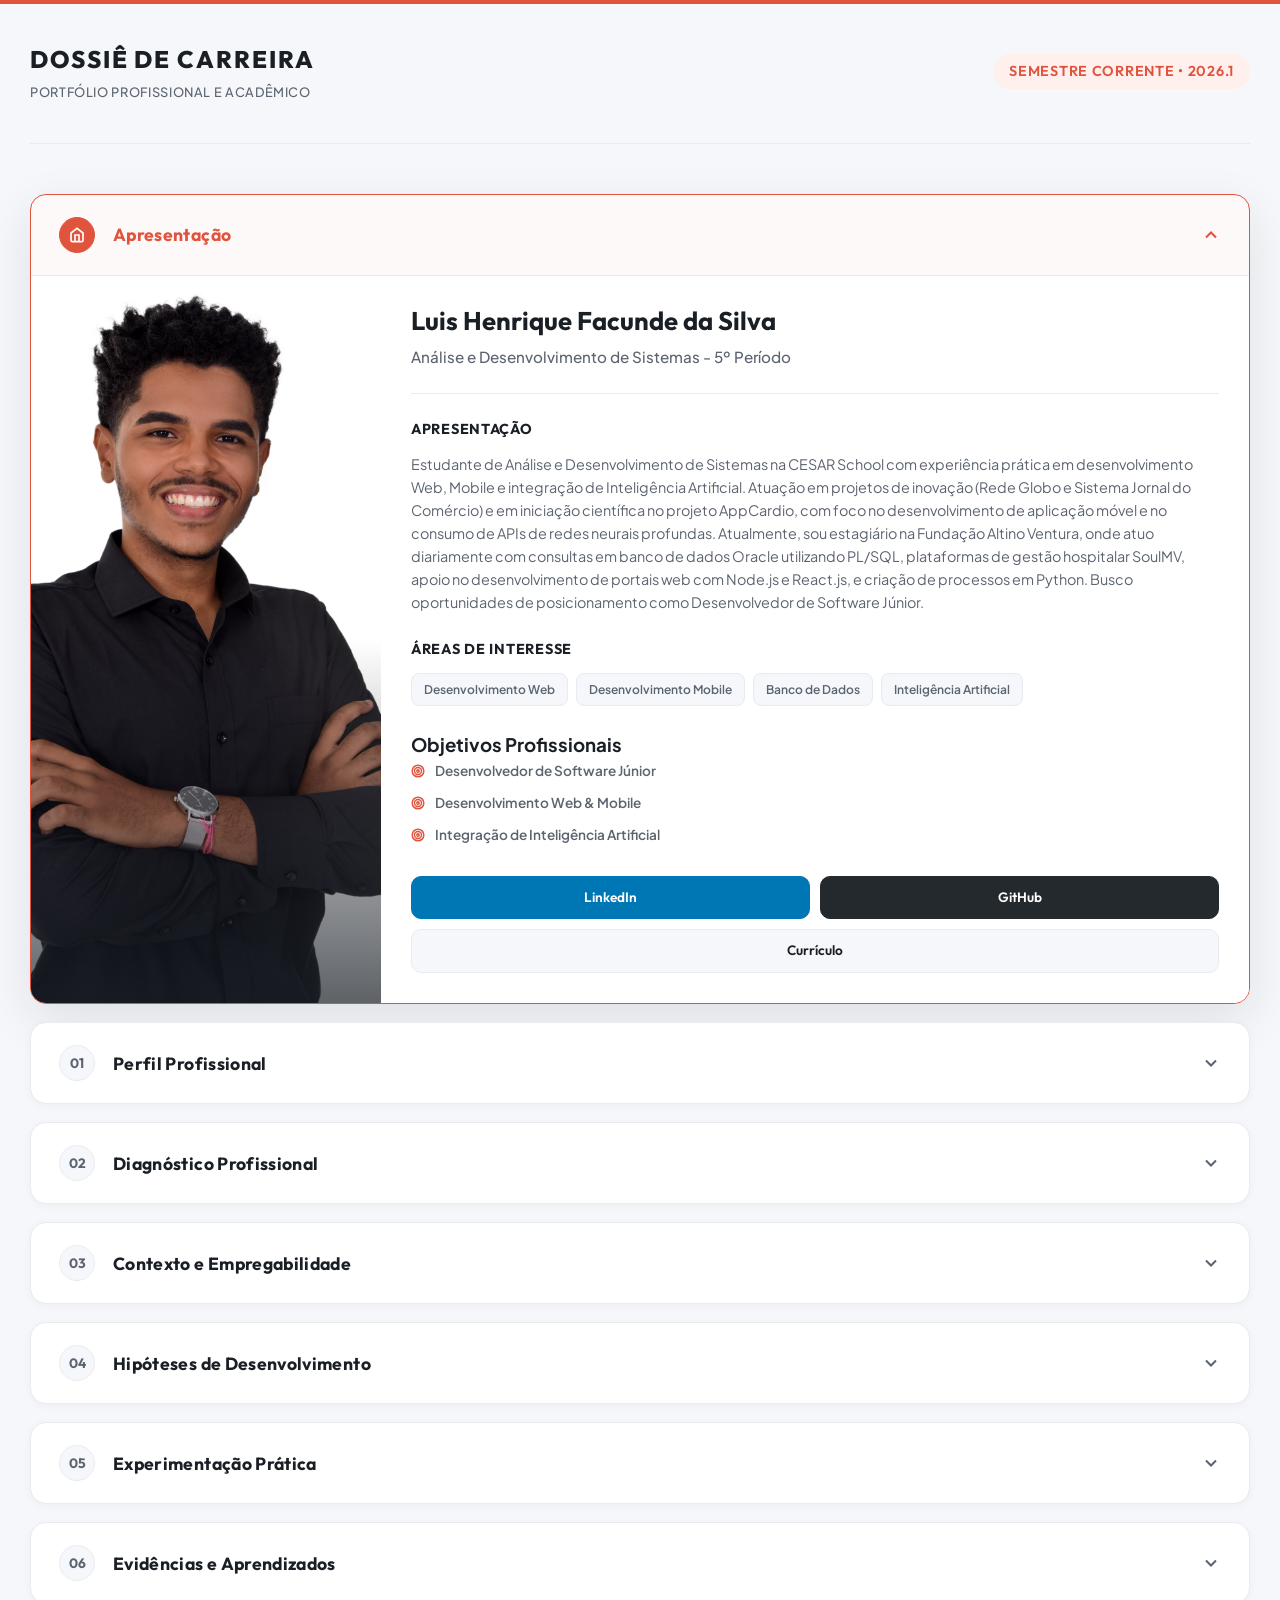
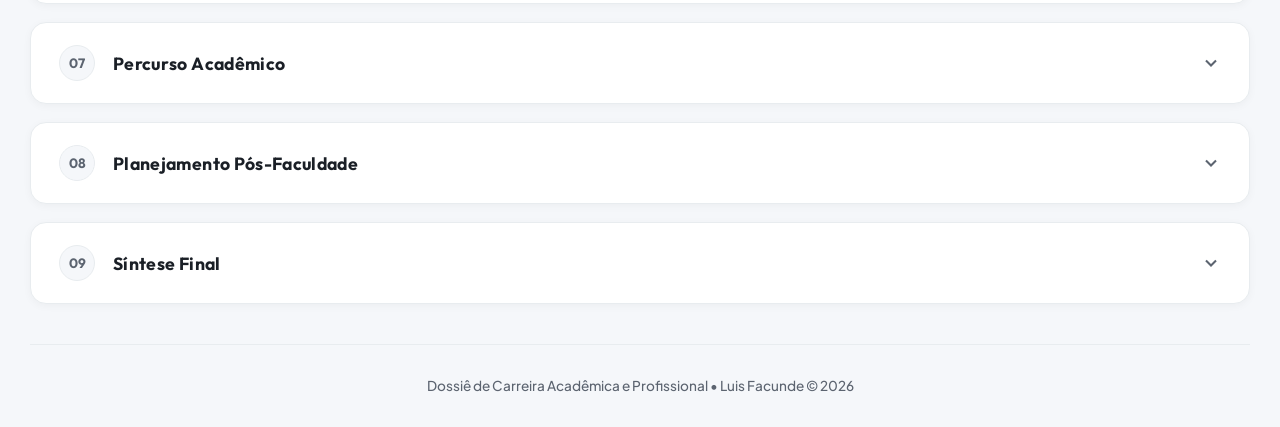
<file: index.html>
<!doctype html>
<html lang="pt-BR">
   <head>
      <meta charset="UTF-8" />
      <meta name="viewport" content="width=device-width, initial-scale=1.0" />
      <title>Dossiê de Carreira | Luis Facunde</title>
      <link rel="preconnect" href="https://fonts.googleapis.com" />
      <link rel="preconnect" href="https://fonts.gstatic.com" crossorigin />
      <link rel="icon" type="image/png" href="./assets/icons/cara.png" type="image/x-icon" />
      <link
         href="https://fonts.googleapis.com/css2?family=Outfit:wght@300;400;500;600;700;800&family=Plus+Jakarta+Sans:wght@300;400;500;600;700&display=swap"
         rel="stylesheet"
      />
      <link rel="stylesheet" href="style.css" />
   </head>
   <body>
      <div class="app-container">
         <!-- Top orange brand accent line -->
         <div class="top-accent-bar"></div>

         <!-- Main Header -->
         <header class="main-header">
            <div class="header-logo">
               <span class="logo-text">DOSSIÊ DE CARREIRA</span>
               <span class="logo-subtext"
                  >Portfólio Profissional e Acadêmico</span
               >
            </div>
            <div class="header-tag">
               <span>Semestre Corrente • 2026.1</span>
            </div>
         </header>

         <!-- Main Layout (Collapsible Accordion System Navigation) -->
         <main class="home-layout">
            <div class="collapsible-system">
               <!-- Seção 0: Apresentação -->
               <section class="collapsible-section expanded" id="section-home">
                  <button
                     class="section-trigger"
                     data-section="home"
                     aria-expanded="true"
                  >
                     <div class="trigger-left">
                        <span class="section-badge">
                           <svg
                              xmlns="http://www.w3.org/2000/svg"
                              width="16"
                              height="16"
                              viewBox="0 0 24 24"
                              fill="none"
                              stroke="currentColor"
                              stroke-width="2.5"
                              class="badge-icon"
                           >
                              <path
                                 d="m3 9 9-7 9 7v11a2 2 0 0 1-2 2H5a2 2 0 0 1-2-2z"
                              />
                              <polyline points="9 22 9 12 15 12 15 22" />
                           </svg>
                        </span>
                        <span class="section-title">Apresentação</span>
                     </div>
                     <span class="chevron-icon">
                        <svg
                           xmlns="http://www.w3.org/2000/svg"
                           width="20"
                           height="20"
                           viewBox="0 0 24 24"
                           fill="none"
                           stroke="currentColor"
                           stroke-width="2.5"
                        >
                           <polyline points="6 9 12 15 18 9" />
                        </svg>
                     </span>
                  </button>
                  <div class="section-content-wrapper">
                     <div class="section-content-inner">
                        <!-- Profile Card -->
                        <section class="profile-card">
                           <div class="profile-image-container">
                              <img
                                 src="assets/fotos/foto-perfil.jpg"
                                 alt="Foto de Perfil - Luis Facunde"
                                 class="profile-image"
                              />
                              <div class="profile-image-overlay"></div>
                           </div>

                           <div class="profile-info">
                              <h1 class="profile-name">
                                 Luis Henrique Facunde da Silva
                              </h1>
                              <p class="profile-title">
                                 Análise e Desenvolvimento de Sistemas - 5º
                                 Período
                              </p>

                              <div class="profile-divider"></div>

                              <div class="profile-bio">
                                 <h3>Apresentação</h3>
                                 <p>
                                    Estudante de Análise e Desenvolvimento de
                                    Sistemas na CESAR School com experiência
                                    prática em desenvolvimento Web, Mobile e
                                    integração de Inteligência Artificial.
                                    Atuação em projetos de inovação (Rede Globo
                                    e Sistema Jornal do Comércio) e em iniciação
                                    científica no projeto AppCardio, com foco no
                                    desenvolvimento de aplicação móvel e no
                                    consumo de APIs de redes neurais profundas.
                                    Atualmente, sou estagiário na Fundação
                                    Altino Ventura, onde atuo diariamente com
                                    consultas em banco de dados Oracle
                                    utilizando PL/SQL, plataformas de gestão
                                    hospitalar SoulMV, apoio no desenvolvimento
                                    de portais web com Node.js e React.js, e
                                    criação de processos em Python. Busco
                                    oportunidades de posicionamento como
                                    Desenvolvedor de Software Júnior.
                                 </p>
                              </div>

                              <div class="profile-interests">
                                 <h3>Áreas de Interesse</h3>
                                 <div class="interests-tags">
                                    <span class="interest-tag"
                                       >Desenvolvimento Web</span
                                    >
                                    <span class="interest-tag"
                                       >Desenvolvimento Mobile</span
                                    >
                                    <span class="interest-tag"
                                       >Banco de Dados</span
                                    >
                                    <span class="interest-tag"
                                       >Inteligência Artificial</span
                                    >
                                 </div>
                              </div>

                              <div class="profile-objectives">
                                 <h3>Objetivos Profissionais</h3>
                                 <div class="objectives-list">
                                    <div class="objective-item">
                                       <span class="objective-icon">
                                          <svg
                                             xmlns="http://www.w3.org/2000/svg"
                                             width="14"
                                             height="14"
                                             viewBox="0 0 24 24"
                                             fill="none"
                                             stroke="currentColor"
                                             stroke-width="2.5"
                                          >
                                             <circle cx="12" cy="12" r="10" />
                                             <circle cx="12" cy="12" r="6" />
                                             <circle cx="12" cy="12" r="2" />
                                          </svg>
                                       </span>
                                       <span
                                          >Desenvolvedor de Software
                                          Júnior</span
                                       >
                                    </div>
                                    <div class="objective-item">
                                       <span class="objective-icon">
                                          <svg
                                             xmlns="http://www.w3.org/2000/svg"
                                             width="14"
                                             height="14"
                                             viewBox="0 0 24 24"
                                             fill="none"
                                             stroke="currentColor"
                                             stroke-width="2.5"
                                          >
                                             <circle cx="12" cy="12" r="10" />
                                             <circle cx="12" cy="12" r="6" />
                                             <circle cx="12" cy="12" r="2" />
                                          </svg>
                                       </span>
                                       <span>Desenvolvimento Web & Mobile</span>
                                    </div>
                                    <div class="objective-item">
                                       <span class="objective-icon">
                                          <svg
                                             xmlns="http://www.w3.org/2000/svg"
                                             width="14"
                                             height="14"
                                             viewBox="0 0 24 24"
                                             fill="none"
                                             stroke="currentColor"
                                             stroke-width="2.5"
                                          >
                                             <circle cx="12" cy="12" r="10" />
                                             <circle cx="12" cy="12" r="6" />
                                             <circle cx="12" cy="12" r="2" />
                                          </svg>
                                       </span>
                                       <span
                                          >Integração de Inteligência
                                          Artificial</span
                                       >
                                    </div>
                                 </div>
                              </div>

                              <div class="profile-links">
                                 <a
                                    href="https://www.linkedin.com/in/luis-facunde/"
                                    target="_blank"
                                    class="social-link linkedin"
                                    >LinkedIn</a
                                 >
                                 <a
                                    href="https://github.com/LuisFacunde"
                                    target="_blank"
                                    class="social-link github"
                                    >GitHub</a
                                 >
                                 <a
                                    href="./assets/documentos/curriculo.pdf"
                                    target="_blank"
                                    class="social-link resume"
                                    >Currículo</a
                                 >
                              </div>
                           </div>
                        </section>
                     </div>
                  </div>
               </section>

               <!-- Seção 01: Perfil Profissional -->
               <section class="collapsible-section" id="section-01">
                  <button
                     class="section-trigger"
                     data-section="01"
                     aria-expanded="false"
                  >
                     <div class="trigger-left">
                        <span class="section-badge">01</span>
                        <span class="section-title">Perfil Profissional</span>
                     </div>
                     <span class="chevron-icon">
                        <svg
                           xmlns="http://www.w3.org/2000/svg"
                           width="20"
                           height="20"
                           viewBox="0 0 24 24"
                           fill="none"
                           stroke="currentColor"
                           stroke-width="2.5"
                        >
                           <polyline points="6 9 12 15 18 9" />
                        </svg>
                     </span>
                  </button>
                  <div class="section-content-wrapper">
                     <div class="section-content-inner">
                        <iframe
                           class="portfolio-iframe"
                           id="iframe-01"
                           data-src="01-perfil-profissional/index.html"
                        ></iframe>
                     </div>
                  </div>
               </section>

               <!-- Seção 02: Diagnóstico Profissional -->
               <section class="collapsible-section" id="section-02">
                  <button
                     class="section-trigger"
                     data-section="02"
                     aria-expanded="false"
                  >
                     <div class="trigger-left">
                        <span class="section-badge">02</span>
                        <span class="section-title"
                           >Diagnóstico Profissional</span
                        >
                     </div>
                     <span class="chevron-icon">
                        <svg
                           xmlns="http://www.w3.org/2000/svg"
                           width="20"
                           height="20"
                           viewBox="0 0 24 24"
                           fill="none"
                           stroke="currentColor"
                           stroke-width="2.5"
                        >
                           <polyline points="6 9 12 15 18 9" />
                        </svg>
                     </span>
                  </button>
                  <div class="section-content-wrapper">
                     <div class="section-content-inner">
                        <iframe
                           class="portfolio-iframe"
                           id="iframe-02"
                           data-src="02-diagnostico-profissional/index.html"
                        ></iframe>
                     </div>
                  </div>
               </section>

               <!-- Seção 03: Contexto e Empregabilidade -->
               <section class="collapsible-section" id="section-03">
                  <button
                     class="section-trigger"
                     data-section="03"
                     aria-expanded="false"
                  >
                     <div class="trigger-left">
                        <span class="section-badge">03</span>
                        <span class="section-title"
                           >Contexto e Empregabilidade</span
                        >
                     </div>
                     <span class="chevron-icon">
                        <svg
                           xmlns="http://www.w3.org/2000/svg"
                           width="20"
                           height="20"
                           viewBox="0 0 24 24"
                           fill="none"
                           stroke="currentColor"
                           stroke-width="2.5"
                        >
                           <polyline points="6 9 12 15 18 9" />
                        </svg>
                     </span>
                  </button>
                  <div class="section-content-wrapper">
                     <div class="section-content-inner">
                        <iframe
                           class="portfolio-iframe"
                           id="iframe-03"
                           data-src="03-contexto-empregabilidade/index.html"
                        ></iframe>
                     </div>
                  </div>
               </section>

               <!-- Seção 04: Hipóteses de Desenvolvimento -->
               <section class="collapsible-section" id="section-04">
                  <button
                     class="section-trigger"
                     data-section="04"
                     aria-expanded="false"
                  >
                     <div class="trigger-left">
                        <span class="section-badge">04</span>
                        <span class="section-title"
                           >Hipóteses de Desenvolvimento</span
                        >
                     </div>
                     <span class="chevron-icon">
                        <svg
                           xmlns="http://www.w3.org/2000/svg"
                           width="20"
                           height="20"
                           viewBox="0 0 24 24"
                           fill="none"
                           stroke="currentColor"
                           stroke-width="2.5"
                        >
                           <polyline points="6 9 12 15 18 9" />
                        </svg>
                     </span>
                  </button>
                  <div class="section-content-wrapper">
                     <div class="section-content-inner">
                        <iframe
                           class="portfolio-iframe"
                           id="iframe-04"
                           data-src="04-hipoteses-desenvolvimento/index.html"
                        ></iframe>
                     </div>
                  </div>
               </section>

               <!-- Seção 05: Experimentação Prática -->
               <section class="collapsible-section" id="section-05">
                  <button
                     class="section-trigger"
                     data-section="05"
                     aria-expanded="false"
                  >
                     <div class="trigger-left">
                        <span class="section-badge">05</span>
                        <span class="section-title"
                           >Experimentação Prática</span
                        >
                     </div>
                     <span class="chevron-icon">
                        <svg
                           xmlns="http://www.w3.org/2000/svg"
                           width="20"
                           height="20"
                           viewBox="0 0 24 24"
                           fill="none"
                           stroke="currentColor"
                           stroke-width="2.5"
                        >
                           <polyline points="6 9 12 15 18 9" />
                        </svg>
                     </span>
                  </button>
                  <div class="section-content-wrapper">
                     <div class="section-content-inner">
                        <iframe
                           class="portfolio-iframe"
                           id="iframe-05"
                           data-src="05-experimentacao-pratica/index.html"
                        ></iframe>
                     </div>
                  </div>
               </section>

               <!-- Seção 06: Evidências e Aprendizados -->
               <section class="collapsible-section" id="section-06">
                  <button
                     class="section-trigger"
                     data-section="06"
                     aria-expanded="false"
                  >
                     <div class="trigger-left">
                        <span class="section-badge">06</span>
                        <span class="section-title"
                           >Evidências e Aprendizados</span
                        >
                     </div>
                     <span class="chevron-icon">
                        <svg
                           xmlns="http://www.w3.org/2000/svg"
                           width="20"
                           height="20"
                           viewBox="0 0 24 24"
                           fill="none"
                           stroke="currentColor"
                           stroke-width="2.5"
                        >
                           <polyline points="6 9 12 15 18 9" />
                        </svg>
                     </span>
                  </button>
                  <div class="section-content-wrapper">
                     <div class="section-content-inner">
                        <iframe
                           class="portfolio-iframe"
                           id="iframe-06"
                           data-src="06-evidencias-aprendizados/index.html"
                        ></iframe>
                     </div>
                  </div>
               </section>

               <!-- Seção 07: Percurso Acadêmico -->
               <section class="collapsible-section" id="section-07">
                  <button
                     class="section-trigger"
                     data-section="07"
                     aria-expanded="false"
                  >
                     <div class="trigger-left">
                        <span class="section-badge">07</span>
                        <span class="section-title">Percurso Acadêmico</span>
                     </div>
                     <span class="chevron-icon">
                        <svg
                           xmlns="http://www.w3.org/2000/svg"
                           width="20"
                           height="20"
                           viewBox="0 0 24 24"
                           fill="none"
                           stroke="currentColor"
                           stroke-width="2.5"
                        >
                           <polyline points="6 9 12 15 18 9" />
                        </svg>
                     </span>
                  </button>
                  <div class="section-content-wrapper">
                     <div class="section-content-inner">
                        <iframe
                           class="portfolio-iframe"
                           id="iframe-07"
                           data-src="07-projetos-percurso-academico/index.html"
                        ></iframe>
                     </div>
                  </div>
               </section>

               <!-- Seção 08: Planejamento Pós-Faculdade -->
               <section class="collapsible-section" id="section-08">
                  <button
                     class="section-trigger"
                     data-section="08"
                     aria-expanded="false"
                  >
                     <div class="trigger-left">
                        <span class="section-badge">08</span>
                        <span class="section-title"
                           >Planejamento Pós-Faculdade</span
                        >
                     </div>
                     <span class="chevron-icon">
                        <svg
                           xmlns="http://www.w3.org/2000/svg"
                           width="20"
                           height="20"
                           viewBox="0 0 24 24"
                           fill="none"
                           stroke="currentColor"
                           stroke-width="2.5"
                        >
                           <polyline points="6 9 12 15 18 9" />
                        </svg>
                     </span>
                  </button>
                  <div class="section-content-wrapper">
                     <div class="section-content-inner">
                        <iframe
                           class="portfolio-iframe"
                           id="iframe-08"
                           data-src="08-planejamento-pos-faculdade/index.html"
                        ></iframe>
                     </div>
                  </div>
               </section>

               <!-- Seção 09: Síntese Final -->
               <section class="collapsible-section" id="section-09">
                  <button
                     class="section-trigger"
                     data-section="09"
                     aria-expanded="false"
                  >
                     <div class="trigger-left">
                        <span class="section-badge">09</span>
                        <span class="section-title">Síntese Final</span>
                     </div>
                     <span class="chevron-icon">
                        <svg
                           xmlns="http://www.w3.org/2000/svg"
                           width="20"
                           height="20"
                           viewBox="0 0 24 24"
                           fill="none"
                           stroke="currentColor"
                           stroke-width="2.5"
                        >
                           <polyline points="6 9 12 15 18 9" />
                        </svg>
                     </span>
                  </button>
                  <div class="section-content-wrapper">
                     <div class="section-content-inner">
                        <iframe
                           class="portfolio-iframe"
                           id="iframe-09"
                           data-src="09-sintese-final/index.html"
                        ></iframe>
                     </div>
                  </div>
               </section>
            </div>
         </main>

         <!-- Main Footer -->
         <footer class="main-footer">
            <p>
               Dossiê de Carreira Acadêmica e Profissional • Luis Facunde © 2026
            </p>
         </footer>
      </div>
      <script src="script.js" defer></script>
   </body>
</html>
</file>
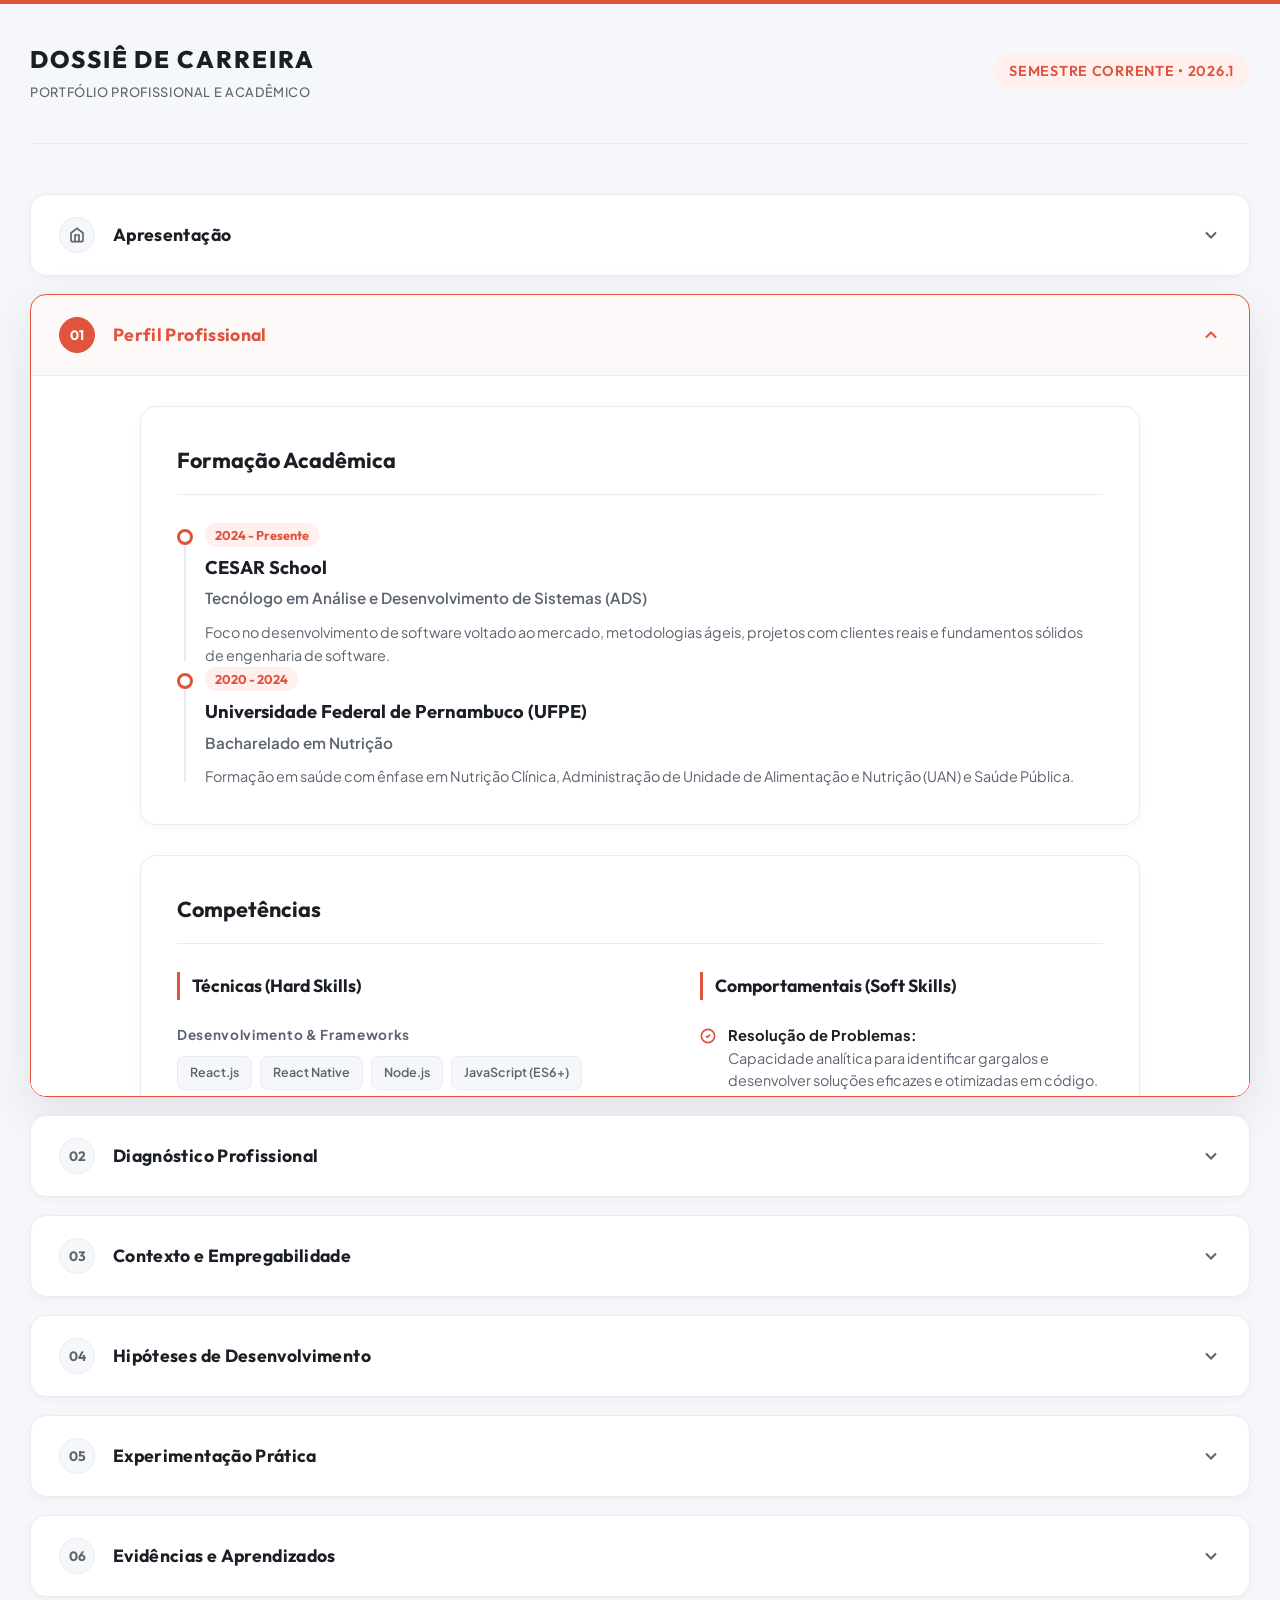
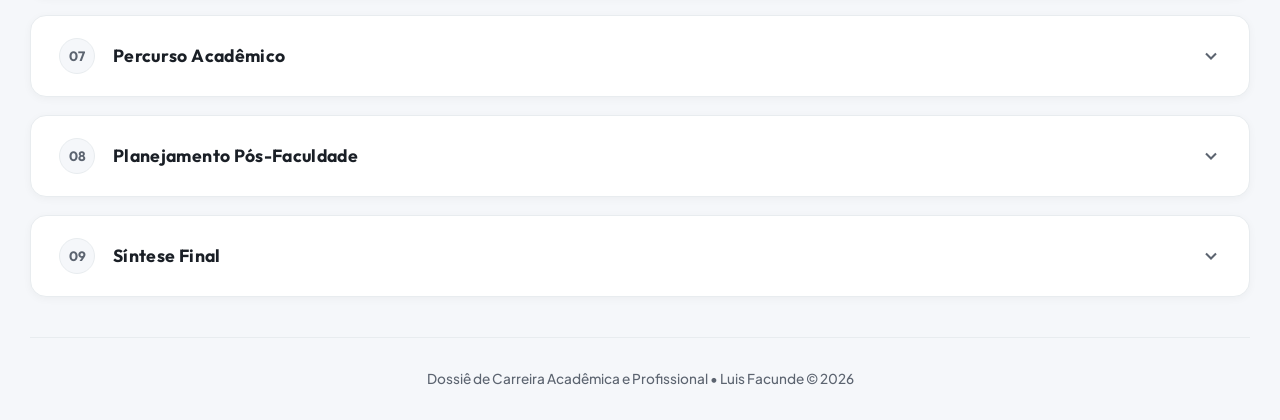
<file: 01-perfil-profissional/index.html>
<!doctype html>
<html lang="pt-BR">
   <head>
      <meta charset="UTF-8" />
      <meta name="viewport" content="width=device-width, initial-scale=1.0" />
      <title>Perfil Profissional | Luis Facunde</title>
      <link rel="preconnect" href="https://fonts.googleapis.com" />
      <link rel="preconnect" href="https://fonts.gstatic.com" crossorigin />
      <link
         href="https://fonts.googleapis.com/css2?family=Outfit:wght@300;400;500;600;700;800&family=Plus+Jakarta+Sans:wght@300;400;500;600;700&display=swap"
         rel="stylesheet"
      />
      <link rel="stylesheet" href="style.css" />
      <script src="script.js" defer></script>
   </head>
   <body>
      <!-- Cabeçalho visível apenas na visualização isolada -->
      <header class="section-isolated-header">
         <div class="isolated-logo">
            <span class="logo-text">DOSSIÊ DE CARREIRA</span>
            <span class="logo-subtext">Luis Henrique Facunde da Silva</span>
         </div>
      </header>

      <main class="profile-main-content">
         <!-- Título Interno Editorial -->
         <!-- <div class="section-editorial-title">
            <h1 class="editorial-heading">Perfil Profissional</h1>
         </div> -->

         <!-- Seção 1: Formação Acadêmica -->
         <section class="profile-section-card" id="formacao-academica">
            <div class="card-header">
               <h2 class="card-title">Formação Acadêmica</h2>
            </div>

            <div class="timeline">
               <div class="timeline-item">
                  <div class="timeline-marker"></div>
                  <div class="timeline-content">
                     <span class="timeline-date">2024 - Presente</span>
                     <h3 class="timeline-institution">CESAR School</h3>
                     <p class="timeline-degree">
                        Tecnólogo em Análise e Desenvolvimento de Sistemas (ADS)
                     </p>
                     <p class="timeline-details">
                        Foco no desenvolvimento de software voltado ao mercado,
                        metodologias ágeis, projetos com clientes reais e
                        fundamentos sólidos de engenharia de software.
                     </p>
                  </div>
               </div>
            </div>

            <div class="timeline">
               <div class="timeline-item">
                  <div class="timeline-marker"></div>
                  <div class="timeline-content">
                     <span class="timeline-date">2020 - 2024</span>
                     <h3 class="timeline-institution">
                        Universidade Federal de Pernambuco (UFPE)
                     </h3>
                     <p class="timeline-degree">Bacharelado em Nutrição</p>
                     <p class="timeline-details">
                        Formação em saúde com ênfase em Nutrição Clínica,
                        Administração de Unidade de Alimentação e Nutrição (UAN)
                        e Saúde Pública.
                     </p>
                  </div>
               </div>
            </div>
         </section>

         <!-- Seção 2: Competências -->
         <section class="profile-section-card" id="competencias">
            <div class="card-header">
               <h2 class="card-title">Competências</h2>
            </div>

            <div class="skills-grid">
               <!-- Competências Técnicas -->
               <div class="skills-column">
                  <h3 class="skills-subtitle">Técnicas (Hard Skills)</h3>

                  <div class="skills-group">
                     <h4 class="group-title">Desenvolvimento & Frameworks</h4>
                     <div class="tags-container">
                        <span class="skill-tag tech">React.js</span>
                        <span class="skill-tag tech">React Native</span>
                        <span class="skill-tag tech">Node.js</span>
                        <span class="skill-tag tech">JavaScript (ES6+)</span>
                        <span class="skill-tag tech">TypeScript</span>
                        <span class="skill-tag tech">HTML5 & CSS3</span>
                        <span class="skill-tag tech">Python</span>
                     </div>
                  </div>

                  <div class="skills-group">
                     <h4 class="group-title">Banco de Dados</h4>
                     <div class="tags-container">
                        <span class="skill-tag tech">Oracle DB</span>
                        <span class="skill-tag tech">PL/SQL</span>
                        <span class="skill-tag tech">ERP SoulMV</span>
                        <span class="skill-tag tech">Modelagem de Dados</span>
                     </div>
                  </div>

                  <div class="skills-group">
                     <h4 class="group-title">Ferramentas</h4>
                     <div class="tags-container">
                        <span class="skill-tag tech">Git & Versionamento</span>
                        <span class="skill-tag tech">Metodologias Ágeis</span>
                        <span class="skill-tag tech">APIs RESTful</span>
                        <span class="skill-tag tech">Integração de IA</span>
                     </div>
                  </div>
               </div>

               <!-- Competências Comportamentais -->
               <div class="skills-column">
                  <h3 class="skills-subtitle">Comportamentais (Soft Skills)</h3>

                  <div class="soft-skills-list">
                     <div class="soft-skill-item">
                        <div class="soft-skill-icon">
                           <svg
                              xmlns="http://www.w3.org/2000/svg"
                              width="16"
                              height="16"
                              viewBox="0 0 24 24"
                              fill="none"
                              stroke="currentColor"
                              stroke-width="2.5"
                           >
                              <path
                                 d="M12 22c5.523 0 10-4.477 10-10S17.523 2 12 2 2 6.477 2 12s4.477 10 10 10z"
                              />
                              <path d="m9 12 2 2 4-4" />
                           </svg>
                        </div>
                        <div class="soft-skill-content">
                           <strong>Resolução de Problemas:</strong> Capacidade
                           analítica para identificar gargalos e desenvolver
                           soluções eficazes e otimizadas em código.
                        </div>
                     </div>

                     <div class="soft-skill-item">
                        <div class="soft-skill-icon">
                           <svg
                              xmlns="http://www.w3.org/2000/svg"
                              width="16"
                              height="16"
                              viewBox="0 0 24 24"
                              fill="none"
                              stroke="currentColor"
                              stroke-width="2.5"
                           >
                              <path
                                 d="M12 22c5.523 0 10-4.477 10-10S17.523 2 12 2 2 6.477 2 12s4.477 10 10 10z"
                              />
                              <path d="m9 12 2 2 4-4" />
                           </svg>
                        </div>
                        <div class="soft-skill-content">
                           <strong>Trabalho em Equipe:</strong> Colaboração ágil
                           com times multidisciplinares (designers, médicos,
                           analistas de negócios) em projetos de inovação.
                        </div>
                     </div>

                     <div class="soft-skill-item">
                        <div class="soft-skill-icon">
                           <svg
                              xmlns="http://www.w3.org/2000/svg"
                              width="16"
                              height="16"
                              viewBox="0 0 24 24"
                              fill="none"
                              stroke="currentColor"
                              stroke-width="2.5"
                           >
                              <path
                                 d="M12 22c5.523 0 10-4.477 10-10S17.523 2 12 2 2 6.477 2 12s4.477 10 10 10z"
                              />
                              <path d="m9 12 2 2 4-4" />
                           </svg>
                        </div>
                        <div class="soft-skill-content">
                           <strong>Comunicação Efetiva:</strong> Habilidade para
                           traduzir requisitos complexos de negócios e saúde em
                           especificações técnicas e código funcional.
                        </div>
                     </div>

                     <div class="soft-skill-item">
                        <div class="soft-skill-icon">
                           <svg
                              xmlns="http://www.w3.org/2000/svg"
                              width="16"
                              height="16"
                              viewBox="0 0 24 24"
                              fill="none"
                              stroke="currentColor"
                              stroke-width="2.5"
                           >
                              <path
                                 d="M12 22c5.523 0 10-4.477 10-10S17.523 2 12 2 2 6.477 2 12s4.477 10 10 10z"
                              />
                              <path d="m9 12 2 2 4-4" />
                           </svg>
                        </div>
                        <div class="soft-skill-content">
                           <strong>Adaptabilidade e Autonomia:</strong>
                           Facilidade para transitar entre diferentes
                           ecossistemas (desenvolvimento web, mobile e queries
                           em PL/SQL).
                        </div>
                     </div>
                  </div>
               </div>
            </div>
         </section>

         <!-- Seção 3: Projetos Relevantes -->
         <section class="profile-section-card" id="projetos-relevantes">
            <div class="card-header">
               <h2 class="card-title">Projetos Atuais</h2>
            </div>

            <!-- Projeto 1 -->
            <div class="project-detail-card">
               <div class="project-grid has-mobile-image">
                  <div class="project-info">
                     <span class="project-tag">Iniciação Científica</span>
                     <h3 class="project-name">AppCardio</h3>
                     <p class="project-lead-text">
                        Aplicativo móvel de monitoramento cardiológico integrado
                        à modelo de Inteligência Artificial.
                     </p>

                     <div class="project-topic">
                        <strong>Objetivo:</strong>
                        <p>
                           Criar uma aplicação mobile que utilize um modelo de
                           inteligência artificial pré-treinado para analise da
                           derivação DII em imagens de eletrocardiograma. Com o
                           objetivo de auxiliar no diagnóstico de saúde
                           cardiaca.
                        </p>
                     </div>

                     <div class="project-topic">
                        <strong>Participação:</strong>
                        <p>
                           Atuação atual como desenvolvedor Frontend Mobile
                           utilizado Framework React Native, criação do design
                           das telas do aplicativo e integração do frondend com
                           backend desenvolvido em python que gerencia o modelo
                           de para análise das imagen enviadas.
                        </p>
                     </div>
                  </div>

                  <!-- Lado Direito: Template de Imagem -->
                  <div class="project-image-column">
                     <!-- Template de Imagem Premium com Efeito Blur/Placeholder -->
                     <div class="image-placeholder-container mobile-screenshot">
                        <div class="placeholder-visual">
                           <svg
                              xmlns="http://www.w3.org/2000/svg"
                              width="48"
                              height="48"
                              viewBox="0 0 24 24"
                              fill="none"
                              stroke="currentColor"
                              stroke-width="1.5"
                              class="placeholder-icon"
                           >
                              <rect
                                 x="3"
                                 y="3"
                                 width="18"
                                 height="18"
                                 rx="2"
                                 ry="2"
                              />
                              <circle cx="8.5" cy="8.5" r="1.5" />
                              <polyline points="21 15 16 10 5 21" />
                           </svg>
                           <span class="placeholder-title"
                              >Mockup do AppCardio</span
                           >
                           <span class="placeholder-subtitle"
                              >Insira a imagem do seu projeto aqui</span
                           >
                           <div class="placeholder-instructions">
                              <code>assets/imagens/appcardio.png</code>
                           </div>
                        </div>
                        <!-- Imagem real ativa -->
                        <img
                           src="../assets/fotos/app-cardio-print.png"
                           alt="Interface do AppCardio"
                           class="project-real-image crop-top"
                        />
                     </div>
                  </div>
               </div>

               <!-- Linha Horizontal Divisória Interna -->
               <div class="project-card-divider"></div>

               <!-- Tópicos de Desenvolvimento e Aprendizado -->
               <div class="project-expansion-details">
                  <div class="detail-block">
                     <h4 class="detail-block-title">Desenvolvimento Técnico</h4>
                     <p>
                        A aplicação foi construída com foco em ser simples e
                        intuitiva com uso de processamento assíncrono e
                        comunicação com a rede neural profunda por meio de
                        payloads e requisições HTTP.
                     </p>
                  </div>

                  <div class="detail-block">
                     <h4 class="detail-block-title">Dificuldades Superadas</h4>
                     <p>
                        <strong>Desafio:</strong> Desenvolver uma interface
                        Mobile mesmo sem experiência<br /><strong
                           >Solução:</strong
                        >Como estou cursandoa disciplina de Desenvolvimento
                        Mobile em Paralelo. Os conhecimentos adquiridos durante
                        a disciplina foram sendo aplicados aos projeto. Assim,
                        fortalecendo a minha base na tecnologia utilizada.
                     </p>
                  </div>

                  <div class="detail-block">
                     <h4 class="detail-block-title">Aprendizados</h4>
                     <p>
                        Aprendizado sobre integração com API de inteligência
                        artificial em ambientes móveis, definição de objetivos e
                        atividades de sprints, colaboração no desenvolvimento
                        utilizando metodologia GitFLow, Design System e
                        desenvolvimento com React Native.
                     </p>
                  </div>
               </div>

               <div class="project-skills-used">
                  <strong>Habilidades Utilizadas:</strong>
                  <div class="tags-container">
                     <span class="skill-tag used">UX/UI</span>
                     <span class="skill-tag used">React Native</span>
                     <span class="skill-tag used">Consumo de APIs de IA</span>
                     <span class="skill-tag used">Colaboração com equipe</span>
                     <span class="skill-tag used">Git & Versionamento</span>
                  </div>
               </div>
            </div>

            <!-- Projeto 2 -->
            <div class="project-detail-card" style="margin-top: 30px">
               <div class="project-grid has-mobile-image">
                  <!-- Lado Esquerdo: Info Técnica -->
                  <div class="project-info">
                     <span class="project-tag">Atuação em Estágio • FAV</span>
                     <h3 class="project-name">
                        Automação e Integração Hospitalar
                     </h3>
                     <p class="project-lead-text">
                        Otimização operacional, queries analíticas e portais
                        internos para a Fundação Altino Ventura.
                     </p>

                     <div class="project-topic">
                        <strong>🎯 Objetivo:</strong>
                        <p>
                           Eliminar processos de conferência manuais e integrar
                           fluxos operacionais de larga escala do ERP SoulMV,
                           unificando dados, criando triggers de alerta em tempo
                           real e disponibilizando portais internos de consulta
                           rápida para o time administrativo.
                        </p>
                     </div>

                     <div class="project-topic">
                        <strong>👥 Participação:</strong>
                        <p>
                           Responsável pelo mapeamento das regras de negócio do
                           banco Oracle, desenvolvimento de triggers e
                           procedures PL/SQL críticas, criação de scripts em
                           Python para automação de tarefas manuais e auxílio na
                           codificação do portal web em React.js e Node.js.
                        </p>
                     </div>
                  </div>

                  <!-- Lado Direito: Template de Imagem -->
                  <div class="project-image-column">
                     <!-- Template de Imagem Premium com Efeito Blur/Placeholder -->
                     <div
                        class="image-placeholder-container desktop-screenshot"
                     >
                        <div class="placeholder-visual">
                           <svg
                              xmlns="http://www.w3.org/2000/svg"
                              width="48"
                              height="48"
                              viewBox="0 0 24 24"
                              fill="none"
                              stroke="currentColor"
                              stroke-width="1.5"
                              class="placeholder-icon"
                           >
                              <rect
                                 x="3"
                                 y="3"
                                 width="18"
                                 height="18"
                                 rx="2"
                                 ry="2"
                              />
                              <circle cx="8.5" cy="8.5" r="1.5" />
                              <polyline points="21 15 16 10 5 21" />
                           </svg>
                           <span class="placeholder-title"
                              >Mockup da Automação & ERP</span
                           >
                           <span class="placeholder-subtitle"
                              >Insira a imagem do seu projeto aqui</span
                           >
                           <div class="placeholder-instructions">
                              <code>assets/imagens/automacao-fav.png</code>
                           </div>
                        </div>
                        <!-- Imagem PDF compressor -->
                        <img
                           src="../assets/fotos/pdf-compressor-fav.png"
                           alt="Interface da Automação Hospitalar"
                           class="project-real-image crop-left"
                        />
                     </div>
                  </div>
               </div>

               <!-- Linha Horizontal Divisória Interna -->
               <div class="project-card-divider"></div>

               <!-- Tópicos de Desenvolvimento e Aprendizado -->
               <div class="project-expansion-details">
                  <div class="detail-block">
                     <h4 class="detail-block-title">
                        🚀 Desenvolvimento Técnico
                     </h4>
                     <p>
                        Desenvolvimento focado em scripts e bancos relacionais
                        Oracle corporativos. Procedures em PL/SQL foram
                        reestruturadas com uso de bulk collects e índices
                        específicos, otimizando consultas complexas que antes
                        travavam o sistema hospitalar, reduzindo o tempo de
                        resposta em até 80%.
                     </p>
                  </div>

                  <div class="detail-block">
                     <h4 class="detail-block-title">
                        💡 Dificuldades Superadas
                     </h4>
                     <p>
                        <strong>Desafio:</strong> Mapear tabelas e
                        relacionamentos não documentados no gigantesco e
                        complexo schema do ERP SoulMV. <br /><strong
                           >Solução:</strong
                        >
                        Engenharia reversa cuidadosa de queries, monitoramento
                        de logs de transação com DBA sênior e compilação de um
                        dicionário de dados interno para a equipe de
                        desenvolvimento.
                     </p>
                  </div>

                  <div class="detail-block">
                     <h4 class="detail-block-title">
                        📚 Aprendizados Coletados
                     </h4>
                     <p>
                        Domínio avançado em PL/SQL Oracle e performance de
                        queries. Compreensão aprofundada de fluxos operacionais
                        de saúde pública e privada de alta complexidade e a
                        importância da integridade e governança de dados
                        sensíveis sob as diretrizes da LGPD.
                     </p>
                  </div>
               </div>

               <div class="project-skills-used">
                  <strong>Habilidades Utilizadas:</strong>
                  <div class="tags-container">
                     <span class="skill-tag used">Oracle PL/SQL</span>
                     <span class="skill-tag used">Python Automations</span>
                     <span class="skill-tag used">ERP SoulMV</span>
                     <span class="skill-tag used">Node.js & React</span>
                     <span class="skill-tag used">Otimização de Query</span>
                  </div>
               </div>
            </div>
         </section>

         <!-- Menu de Navegação Local (Visível isoladamente e escondido no iframe principal) -->
         <nav class="subpage-isolated-nav">
            <h3>Menu Dossiê</h3>
            <ul>
               <li><a href="../index.html">Página Inicial</a></li>
               <li>
                  <a href="../01-perfil-profissional/index.html" class="active"
                     >01 — Perfil Profissional</a
                  >
               </li>
               <li>
                  <a href="../02-diagnostico-profissional/index.html"
                     >02 — Diagnóstico Profissional</a
                  >
               </li>
               <li>
                  <a href="../03-contexto-empregabilidade/index.html"
                     >03 — Contexto e Empregabilidade</a
                  >
               </li>
               <li>
                  <a href="../04-hipoteses-desenvolvimento/index.html"
                     >04 — Hipóteses de Desenvolvimento</a
                  >
               </li>
               <li>
                  <a href="../05-experimentacao-pratica/index.html"
                     >05 — Experimentação Prática</a
                  >
               </li>
               <li>
                  <a href="../06-evidencias-aprendizados/index.html"
                     >06 — Evidências e Aprendizados</a
                  >
               </li>
               <li>
                  <a href="../07-projetos-percurso-academico/index.html"
                     >07 — Percurso Acadêmico</a
                  >
               </li>
               <li>
                  <a href="../08-planejamento-pos-faculdade/index.html"
                     >08 — Planejamento Pós-Faculdade</a
                  >
               </li>
               <li>
                  <a href="../09-sintese-final/index.html"
                     >09 — Síntese Final</a
                  >
               </li>
            </ul>
         </nav>
      </main>

      <!-- Rodapé visível apenas na visualização isolada -->
      <footer class="section-isolated-footer">
         <p>
            © 2026 Luis Facunde. Dossiê de Carreira Acadêmica e Profissional.
         </p>
      </footer>
   </body>
</html>
</file>
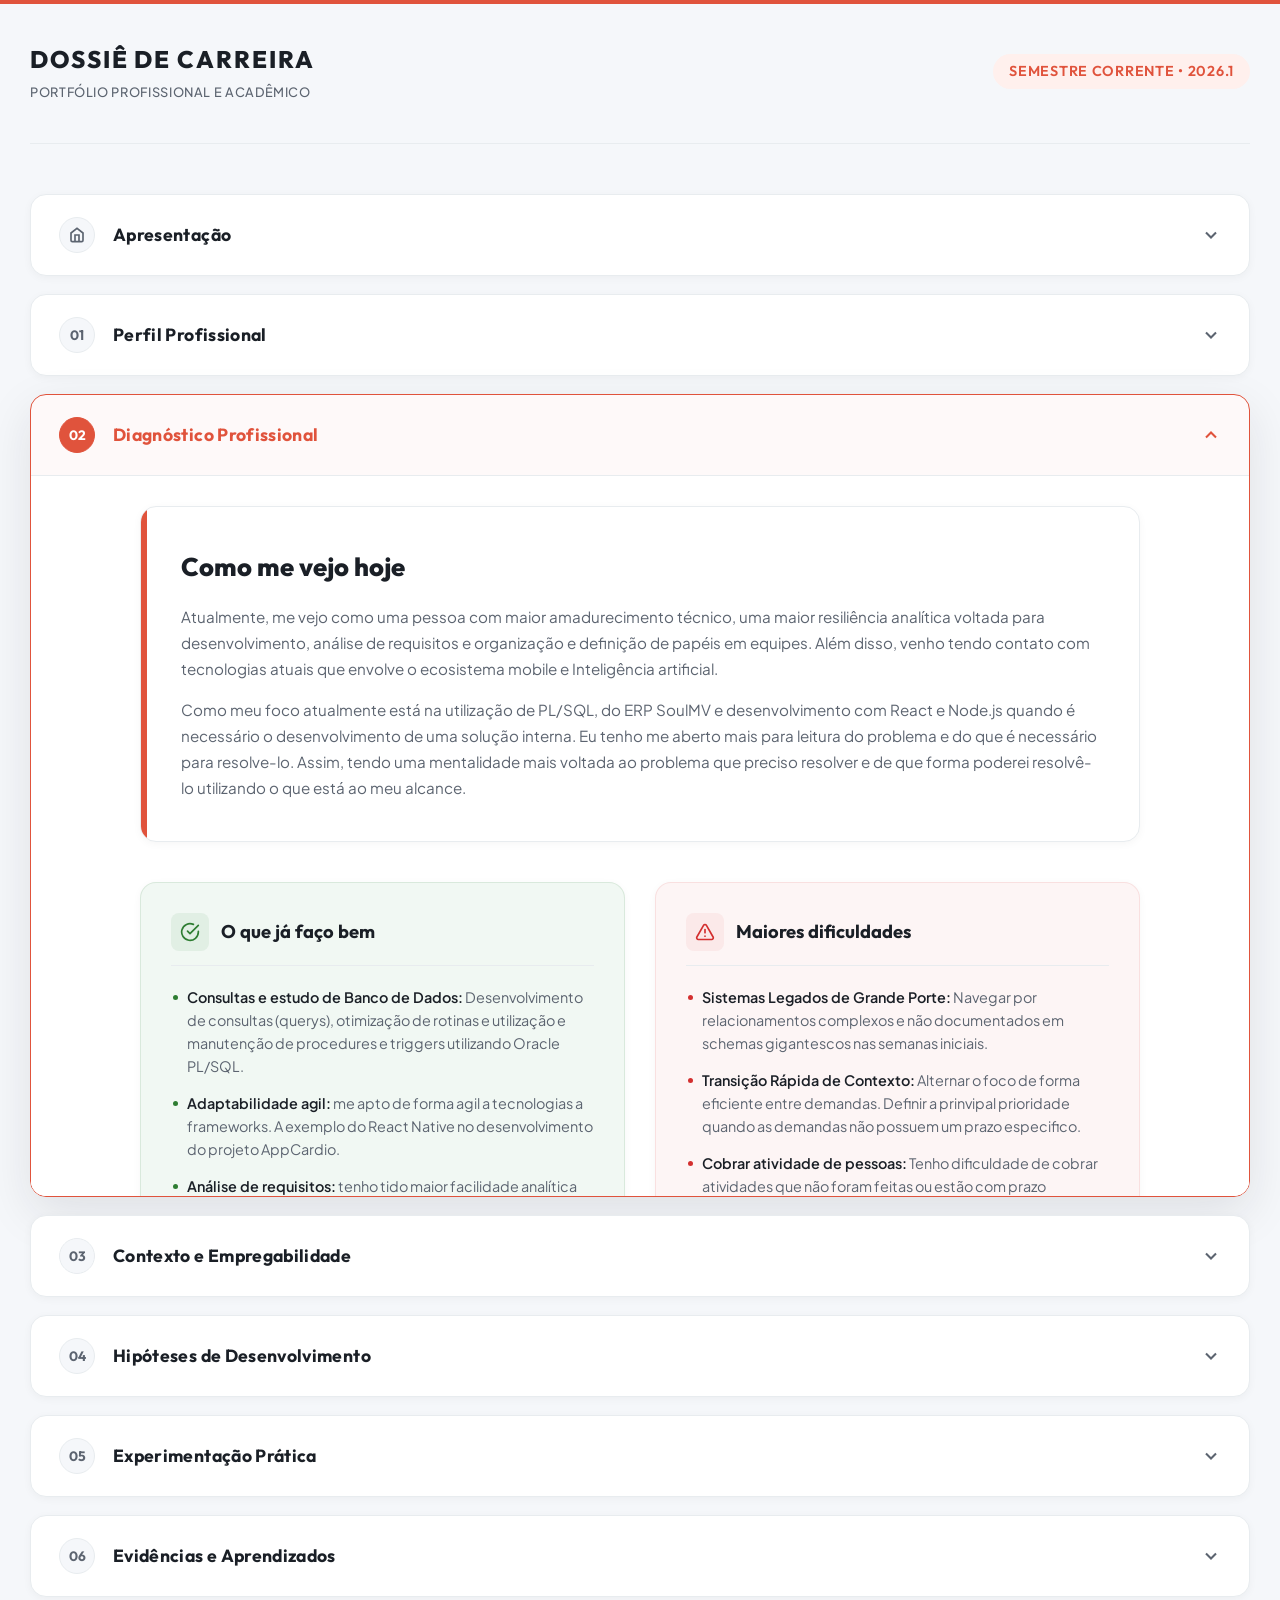
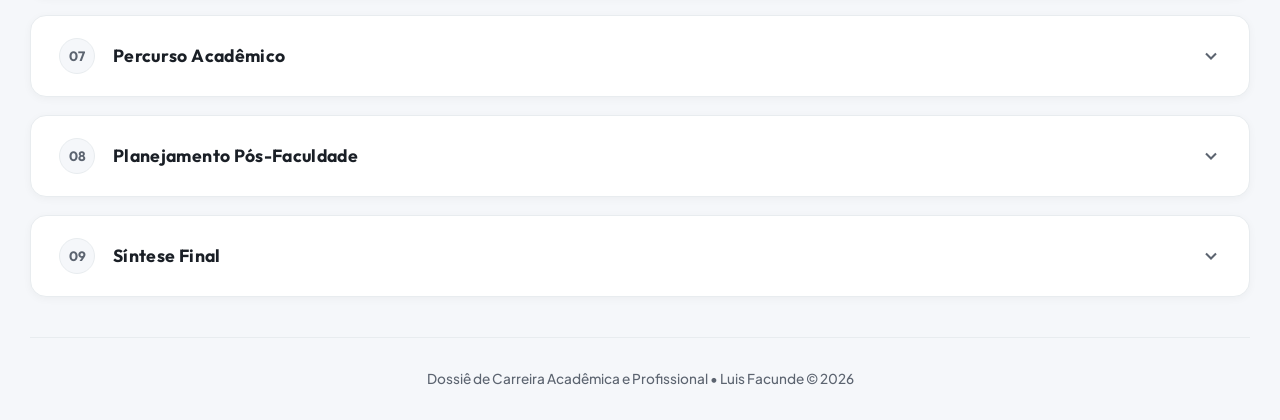
<file: 02-diagnostico-profissional/index.html>
<!doctype html>
<html lang="pt-BR">
   <head>
      <meta charset="UTF-8" />
      <meta name="viewport" content="width=device-width, initial-scale=1.0" />
      <title>Diagnóstico Profissional | Luis Facunde</title>
      <link rel="preconnect" href="https://fonts.googleapis.com" />
      <link rel="preconnect" href="https://fonts.gstatic.com" crossorigin />
      <link
         href="https://fonts.googleapis.com/css2?family=Outfit:wght@300;400;500;600;700;800&family=Plus+Jakarta+Sans:wght@300;400;500;600;700&display=swap"
         rel="stylesheet"
      />
      <link rel="stylesheet" href="style.css" />
      <script src="script.js" defer></script>
   </head>
   <body>
      <!-- Cabeçalho visível apenas na visualização isolada -->
      <header class="section-isolated-header">
         <div class="isolated-logo">
            <span class="logo-text">DOSSIÊ DE CARREIRA</span>
            <span class="logo-subtext">Luis Henrique Facunde da Silva</span>
         </div>
      </header>

      <main class="diagnostic-main-content">
         <!-- Título de Seção estilo Editorial -->
         <!-- <div class="section-editorial-title">
            <h1 class="editorial-heading">Diagnóstico Profissional</h1>
         </div> -->

         <!-- Card de Destaque: Como me vejo hoje (Hero Block) -->
         <section class="diagnostic-hero-card">
            <div class="hero-card-content">
               <h2 class="hero-title">Como me vejo hoje</h2>
               <p class="hero-text">
                  Atualmente, me vejo como uma pessoa com maior amadurecimento
                  técnico, uma maior resiliência analítica voltada para
                  desenvolvimento, análise de requisitos e organização e
                  definição de papéis em equipes. Além disso, venho tendo
                  contato com tecnologias atuais que envolve o ecosistema mobile
                  e Inteligência artificial.
               </p>
               <p class="hero-text">
                  Como meu foco atualmente está na utilização de PL/SQL, do ERP
                  SoulMV e desenvolvimento com React e Node.js quando é
                  necessário o desenvolvimento de uma solução interna. Eu tenho
                  me aberto mais para leitura do problema e do que é necessário
                  para resolve-lo. Assim, tendo uma mentalidade mais voltada ao
                  problema que preciso resolver e de que forma poderei
                  resolvê-lo utilizando o que está ao meu alcance.
               </p>
            </div>
         </section>

         <!-- Painel de Quadrantes de Diagnóstico (Grid de 4 Fatores) -->
         <div class="diagnostic-grid">
            <!-- 1. Forças (O que já faz bem) -->
            <section class="diagnostic-quadrant-card strength">
               <div class="quadrant-header">
                  <span class="quadrant-icon">
                     <svg
                        xmlns="http://www.w3.org/2000/svg"
                        width="20"
                        height="20"
                        viewBox="0 0 24 24"
                        fill="none"
                        stroke="currentColor"
                        stroke-width="2"
                        stroke-linecap="round"
                        stroke-linejoin="round"
                        class="lucide lucide-check-circle"
                     >
                        <path d="M22 11.08V12a10 10 0 1 1-5.93-9.14" />
                        <polyline points="22 4 12 14.01 9 11.01" />
                     </svg>
                  </span>
                  <h3 class="quadrant-title">O que já faço bem</h3>
               </div>
               <div class="quadrant-content">
                  <ul class="quadrant-list">
                     <li>
                        <strong>Consultas e estudo de Banco de Dados:</strong>
                        Desenvolvimento de consultas (querys), otimização de
                        rotinas e utilização e manutenção de procedures e
                        triggers utilizando Oracle PL/SQL.
                     </li>
                     <li>
                        <strong>Adaptabilidade agil:</strong> me apto de forma
                        agil a tecnologias a frameworks. A exemplo do React
                        Native no desenvolvimento do projeto AppCardio.
                     </li>
                     <li>
                        <strong>Análise de requisitos:</strong> tenho tido maior
                        facilidade analítica para interpretaR fluxos e
                        traduzi-los em modelagens e código.
                     </li>
                  </ul>
               </div>
            </section>

            <!-- 2. Dificuldades (Maiores dificuldades) -->
            <section class="diagnostic-quadrant-card difficulty">
               <div class="quadrant-header">
                  <span class="quadrant-icon">
                     <svg
                        xmlns="http://www.w3.org/2000/svg"
                        width="20"
                        height="20"
                        viewBox="0 0 24 24"
                        fill="none"
                        stroke="currentColor"
                        stroke-width="2"
                        stroke-linecap="round"
                        stroke-linejoin="round"
                        class="lucide lucide-alert-triangle"
                     >
                        <path
                           d="m21.73 18-8-14a2 2 0 0 0-3.48 0l-8 14A2 2 0 0 0 4 21h16a2 2 0 0 0 1.73-3Z"
                        />
                        <line x1="12" y1="9" x2="12" y2="13" />
                        <line x1="12" y1="17" x2="12.01" y2="17" />
                     </svg>
                  </span>
                  <h3 class="quadrant-title">Maiores dificuldades</h3>
               </div>
               <div class="quadrant-content">
                  <ul class="quadrant-list">
                     <li>
                        <strong>Sistemas Legados de Grande Porte:</strong>
                        Navegar por relacionamentos complexos e não documentados
                        em schemas gigantescos nas semanas iniciais.
                     </li>
                     <li>
                        <strong>Transição Rápida de Contexto:</strong> Alternar
                        o foco de forma eficiente entre demandas. Definir a
                        prinvipal prioridade quando as demandas não possuem um
                        prazo especifico.
                     </li>
                     <li>
                        <strong>Cobrar atividade de pessoas:</strong> Tenho
                        dificuldade de cobrar atividades que não foram feitas ou
                        estão com prazo apertado.
                     </li>
                  </ul>
               </div>
            </section>

            <!-- 3. Colaboração em Grupo (Como se comporta em grupo) -->
            <section class="diagnostic-quadrant-card group-behavior">
               <div class="quadrant-header">
                  <span class="quadrant-icon">
                     <svg
                        xmlns="http://www.w3.org/2000/svg"
                        width="20"
                        height="20"
                        viewBox="0 0 24 24"
                        fill="none"
                        stroke="currentColor"
                        stroke-width="2"
                        stroke-linecap="round"
                        stroke-linejoin="round"
                        class="lucide lucide-users"
                     >
                        <path d="M17 21v-2a4 4 0 0 0-4-4H5a4 4 0 0 0-4 4v2" />
                        <circle cx="9" cy="7" r="4" />
                        <path d="M23 21v-2a4 4 0 0 0-3-3.87" />
                        <path d="M16 3.13a4 4 0 0 1 0 7.75" />
                     </svg>
                  </span>
                  <h3 class="quadrant-title">Como me comporto em grupo</h3>
               </div>
               <div class="quadrant-content">
                  <p class="quadrant-paragraph">
                     Em contexto de projetos de inicio eu tento entender a
                     maneira que cada pessoa trabalho, se comunica e no que ela
                     pode contribuir. Eu tento me comunicar da forma mais
                     acertiva possivel para que eu possa entender melhor o
                     projeto e contribuir da melhor forma. Costumo comunicar
                     bastante a maneira estou construindo ou melhorando minha
                     parte do projeto, para que a equipe esteja ciente das
                     minhas contribuições.
                  </p>
                  <p class="quadrant-paragraph">
                     Ademais, costumo também descontrair com o grupo, bate-papo
                     e conversar sobre coisas externas ao projeto para quebrar o
                     gelo e tornar a minha comunicação com o grupo mais leve e
                     descontraida.
                  </p>
               </div>
            </section>

            <!-- 4. Melhorias (O que precisa melhorar) -->
            <section class="diagnostic-quadrant-card improvement">
               <div class="quadrant-header">
                  <span class="quadrant-icon">
                     <svg
                        xmlns="http://www.w3.org/2000/svg"
                        width="20"
                        height="20"
                        viewBox="0 0 24 24"
                        fill="none"
                        stroke="currentColor"
                        stroke-width="2"
                        stroke-linecap="round"
                        stroke-linejoin="round"
                        class="lucide lucide-trending-up"
                     >
                        <polyline points="23 6 13.5 15.5 8.5 10.5 1 18" />
                        <polyline points="17 6 23 6 23 12" />
                     </svg>
                  </span>
                  <h3 class="quadrant-title">O que preciso melhorar</h3>
               </div>
               <div class="quadrant-content">
                  <ul class="quadrant-list">
                     <li>
                        <strong>Infraestrutura & DevOps:</strong> Entender como
                        utilizar conteinerização (Docker), aprender e implmentar
                        CI/CD para deploys e conhecer mais como integrar
                        serviços em nuvem (AWS/AZURE) para ter melhor contexto
                        em aplicações modernas.
                     </li>
                     <li>
                        <strong>Postura e Tom de fala:</strong> Preciso melhorar
                        a minha postura e tom de fala para ser mais convicente e
                        assertivo nas argumentações quando em reuniões em
                        equipes ou entrevistas ou dinâmicas de grupo e seleções
                        de emprego.
                     </li>
                     <li>
                        <strong>Padrões de Projeto (Design Patterns):</strong>
                        Aprofundar no estudo de padrões de software na prática
                        para entender arquiteturas de backend cada vez mais
                        robustas.
                     </li>
                  </ul>
               </div>
            </section>
         </div>

         <!-- Menu de Navegação Local (Visível isoladamente e escondido no iframe principal) -->
         <nav class="subpage-isolated-nav">
            <h3>Menu Dossiê</h3>
            <ul>
               <li><a href="../index.html">Página Inicial</a></li>
               <li>
                  <a href="../01-perfil-profissional/index.html"
                     >01 — Perfil Profissional</a
                  >
               </li>
               <li>
                  <a
                     href="../02-diagnostico-profissional/index.html"
                     class="active"
                     >02 — Diagnóstico Profissional</a
                  >
               </li>
               <li>
                  <a href="../03-contexto-empregabilidade/index.html"
                     >03 — Contexto e Empregabilidade</a
                  >
               </li>
               <li>
                  <a href="../04-hipoteses-desenvolvimento/index.html"
                     >04 — Hipóteses de Desenvolvimento</a
                  >
               </li>
               <li>
                  <a href="../05-experimentacao-pratica/index.html"
                     >05 — Experimentação Prática</a
                  >
               </li>
               <li>
                  <a href="../06-evidencias-aprendizados/index.html"
                     >06 — Evidências e Aprendizados</a
                  >
               </li>
               <li>
                  <a href="../07-projetos-percurso-academico/index.html"
                     >07 — Percurso Acadêmico</a
                  >
               </li>
               <li>
                  <a href="../08-planejamento-pos-faculdade/index.html"
                     >08 — Planejamento Pós-Faculdade</a
                  >
               </li>
               <li>
                  <a href="../09-sintese-final/index.html"
                     >09 — Síntese Final</a
                  >
               </li>
            </ul>
         </nav>
      </main>

      <!-- Rodapé visível apenas na visualização isolada -->
      <footer class="section-isolated-footer">
         <p>
            © 2026 Luis Facunde. Dossiê de Carreira Acadêmica e Profissional.
         </p>
      </footer>
   </body>
</html>
</file>
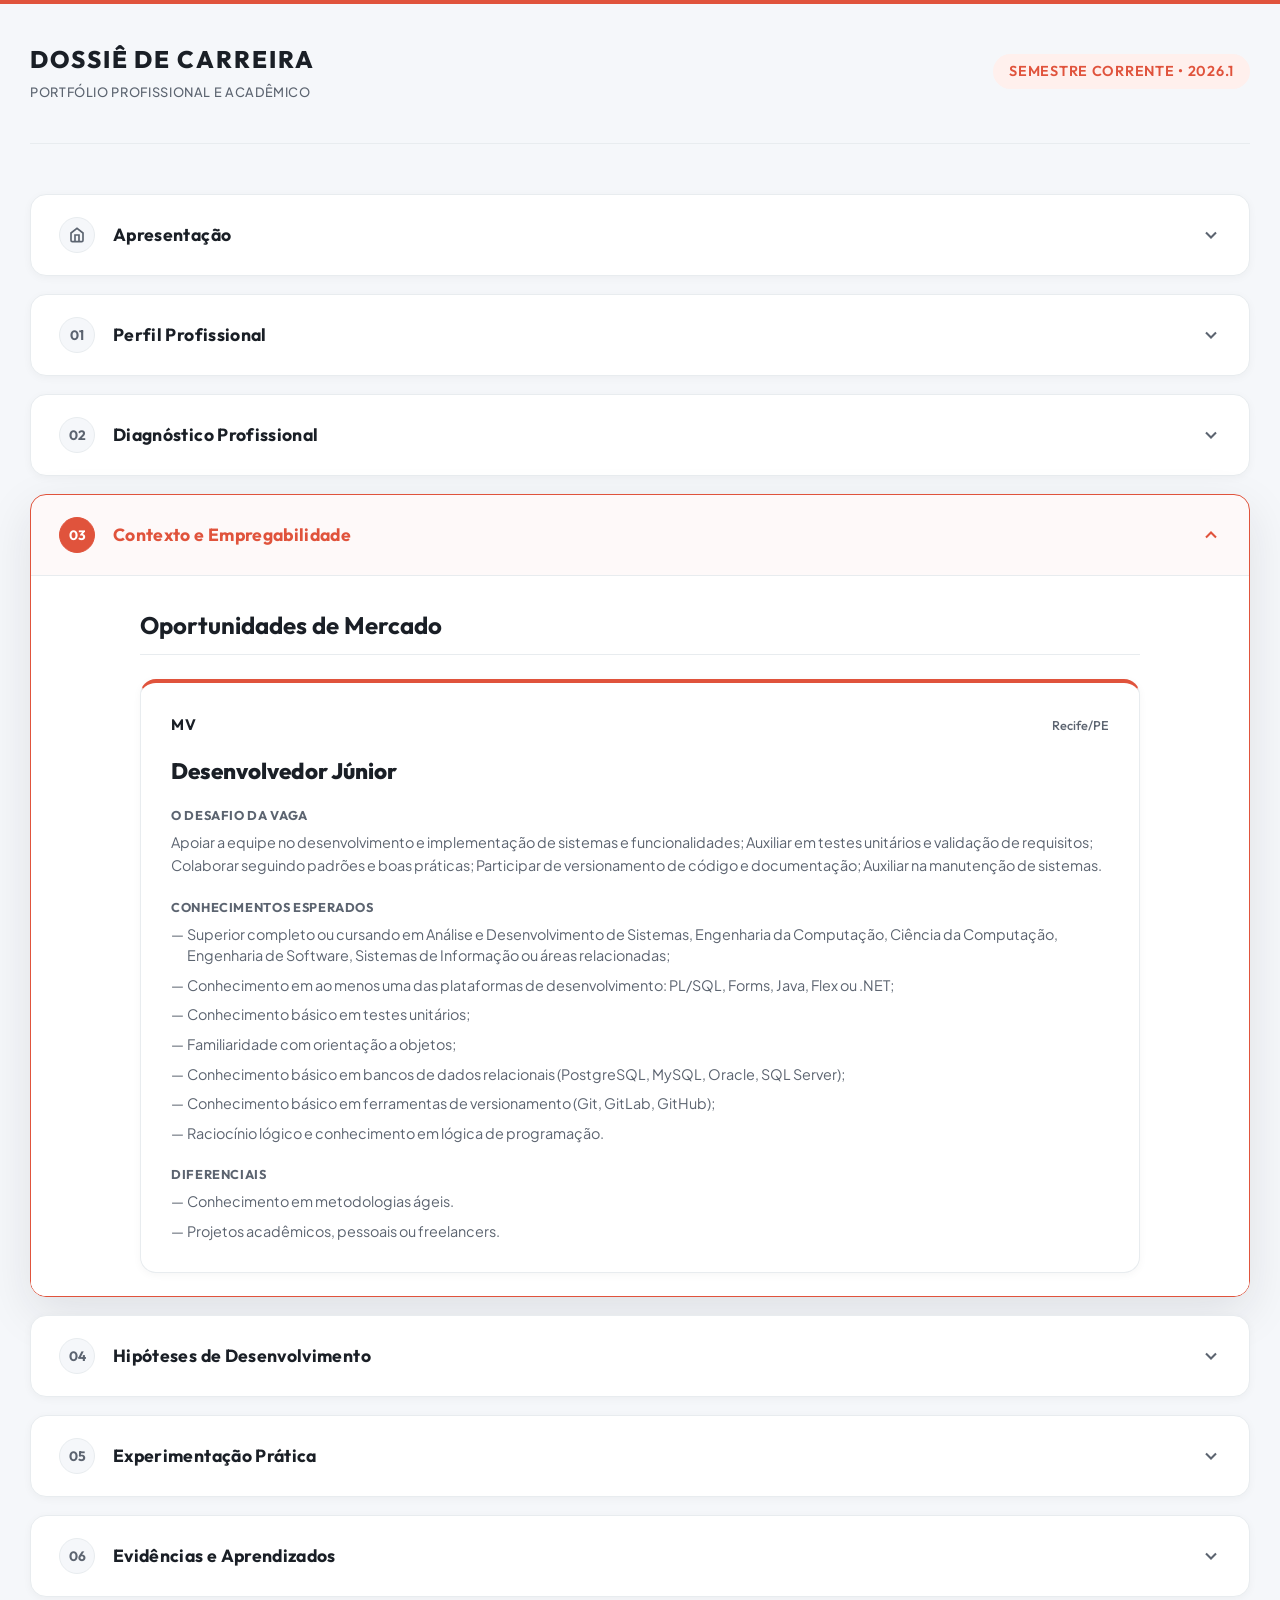
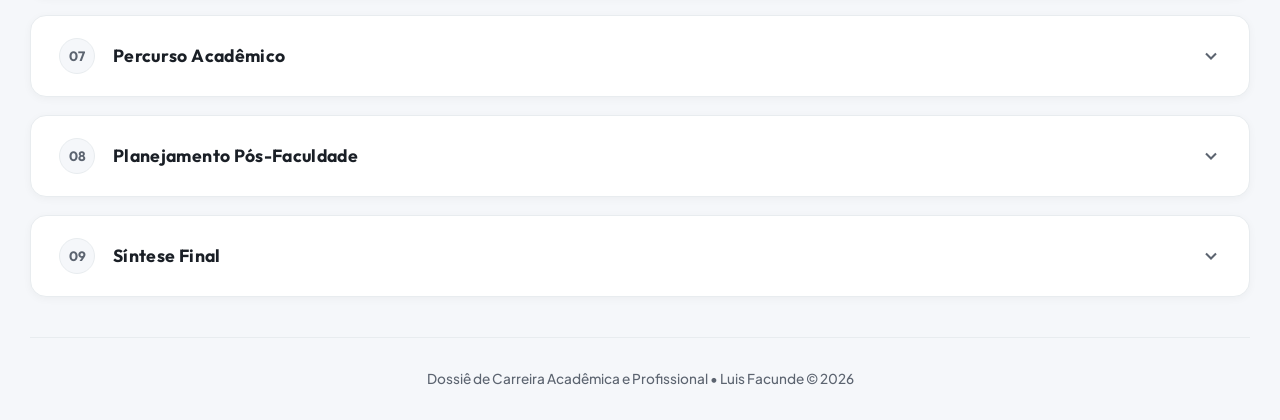
<file: 03-contexto-empregabilidade/index.html>
<!doctype html>
<html lang="pt-BR">
   <head>
      <meta charset="UTF-8" />
      <meta name="viewport" content="width=device-width, initial-scale=1.0" />
      <title>Contexto e Empregabilidade | Luis Facunde</title>
      <link rel="preconnect" href="https://fonts.googleapis.com" />
      <link rel="preconnect" href="https://fonts.gstatic.com" crossorigin />
      <link
         href="https://fonts.googleapis.com/css2?family=Outfit:wght@300;400;500;600;700;800&family=Plus+Jakarta+Sans:wght@300;400;500;600;700&display=swap"
         rel="stylesheet"
      />
      <link rel="stylesheet" href="style.css" />
      <script src="script.js" defer></script>
   </head>
   <body>
      <!-- Cabeçalho visível apenas na visualização isolada -->
      <header class="section-isolated-header">
         <div class="isolated-logo">
            <span class="logo-text">DOSSIÊ DE CARREIRA</span>
            <span class="logo-subtext">Luis Henrique Facunde da Silva</span>
         </div>
      </header>

      <main class="context-main-content">
         <!-- Título de Seção estilo Editorial -->
         <!-- <div class="section-editorial-title">
            <h1 class="editorial-heading">Contexto e Empregabilidade</h1>
            <p class="editorial-lead">
               Mapeamento de oportunidades reais de mercado alinhadas ao perfil
               de desenvolvimento de software e análise comparativa com as
               habilidades atuais.
            </p>
         </div> -->

         <!-- Seção 1: Quadro de Vagas -->
         <section class="context-section">
            <h2 class="context-section-title">Oportunidades de Mercado</h2>

            <div class="jobs-grid">
               <!-- Vaga 1: MV (Júnior) -->
               <article class="job-card">
                  <div class="job-card-header">
                     <span class="job-company">MV</span>
                     <span class="job-location">Recife/PE</span>
                  </div>
                  <h3 class="job-title">Desenvolvedor Júnior</h3>

                  <div class="job-detail-section">
                     <h4 class="job-detail-title">O Desafio da Vaga</h4>
                     <p class="job-detail-text">
                        Apoiar a equipe no desenvolvimento e implementação de
                        sistemas e funcionalidades; Auxiliar em testes unitários
                        e validação de requisitos; Colaborar seguindo padrões e
                        boas práticas; Participar de versionamento de código e
                        documentação; Auxiliar na manutenção de sistemas.
                     </p>
                  </div>

                  <div class="job-detail-section">
                     <h4 class="job-detail-title">Conhecimentos esperados</h4>
                     <ul class="job-list">
                        <li>
                           Superior completo ou cursando em Análise e
                           Desenvolvimento de Sistemas, Engenharia da
                           Computação, Ciência da Computação, Engenharia de
                           Software, Sistemas de Informação ou áreas
                           relacionadas;
                        </li>
                        <li>
                           Conhecimento em ao menos uma das plataformas de
                           desenvolvimento: PL/SQL, Forms, Java, Flex ou .NET;
                        </li>
                        <li>Conhecimento básico em testes unitários;</li>
                        <li>Familiaridade com orientação a objetos;</li>
                        <li>
                           Conhecimento básico em bancos de dados relacionais
                           (PostgreSQL, MySQL, Oracle, SQL Server);
                        </li>
                        <li>
                           Conhecimento básico em ferramentas de versionamento
                           (Git, GitLab, GitHub);
                        </li>
                        <li>
                           Raciocínio lógico e conhecimento em lógica de
                           programação.
                        </li>
                     </ul>
                  </div>

                  <div class="job-detail-section">
                     <h4 class="job-detail-title">Diferenciais</h4>
                     <ul class="job-list">
                        <li>Conhecimento em metodologias ágeis.</li>
                        <li>Projetos acadêmicos, pessoais ou freelancers.</li>
                     </ul>
                  </div>
               </article>

               <!-- Vaga 2: CESAR (Estágio) -->
               <article class="job-card">
                  <div class="job-card-header">
                     <span class="job-company">CESAR</span>
                     <span class="job-location">Recife/PE</span>
                  </div>
                  <h3 class="job-title">
                     <a
                        href="https://cesar.breezy.hr/p/6bca4cbb4903-estagio-em-ciencia-de-dados"
                        target="_blank"
                        rel="noopener noreferrer"
                        >Estagiário em Ciência de Dados</a
                     >
                  </h3>

                  <div class="job-detail-section">
                     <h4 class="job-detail-title">O Desafio da Vaga</h4>
                     <p class="job-detail-text">
                        Como Estagiário em Dados, sua missão será de contribuir
                        com o desenvolvimento de software, executando tarefas
                        sob orientação, com foco no aprendizado e
                        desenvolvimento. Esperamos que você colabore no
                        desenvolvimento de modelos de aprendizado de máquina e
                        inteligência artificial, com o acompanhamento e
                        supervisão de profissionais com maior senioridade.
                        Pesquise, experimente e construa provas de conceito
                        (POCs) com técnicas de estado da arte, aplicando-as para
                        resolver problemas reais de negócio, com foco em
                        inovação. Colabore com a equipe de engenharia de dados
                        para integrar protótipos e modelos em ambientes de
                        produção.
                     </p>
                  </div>

                  <div class="job-detail-section">
                     <h4 class="job-detail-title">Conhecimentos esperados</h4>
                     <ul class="job-list">
                        <li>
                           Tenha proficiência em programação com a linguagem
                           Python.
                        </li>
                        <li>
                           Tenha conhecimento em SQL para extração e manipulação
                           de dados em bancos de dados relacionais.
                        </li>
                        <li>
                           Tenha familiaridade com modelos de aprendizado de
                           máquina.
                        </li>
                        <li>
                           Tenha experiência com técnicas de versionamento de
                           código com git.
                        </li>
                     </ul>
                  </div>

                  <div class="job-detail-section">
                     <h4 class="job-detail-title">Diferenciais</h4>
                     <ul class="job-list">
                        <li>
                           Tenha familiaridade com técnicas de visualização de
                           dados e storytelling.
                        </li>
                        <li>
                           Tenha familiaridade com técnicas de validação de
                           desempenho de modelos de aprendizado de máquina.
                        </li>
                        <li>
                           Tenha familiaridade com metodologias ágeis (Scrum,
                           Kanban) em projetos de tecnologia.
                        </li>
                     </ul>
                  </div>
               </article>

               <!-- Vaga 3: Grupo RAS (Desenvolvedor de Sistemas) -->
               <article class="job-card">
                  <div class="job-card-header">
                     <span class="job-company">Grupo RAS</span>
                     <span class="job-location">Recife/PE</span>
                  </div>
                  <h3 class="job-title">
                     <a
                        href="https://gruporas.vagas.solides.com.br/vaga/828607?origem=linkedin"
                        target="_blank"
                        rel="noopener noreferrer"
                        >Desenvolvedor de Sistemas</a
                     >
                  </h3>

                  <div class="job-detail-section">
                     <h4 class="job-detail-title">O Desafio da Vaga</h4>
                     <p class="job-detail-text">
                        Desenvolver, manter e evoluir sistemas utilizando Java
                        (Web e Android). Implementar e customizar soluções no
                        GSAN, garantindo eficiência na gestão comercial. Atuar
                        na construção e manutenção de funcionalidades com foco
                        em performance e qualidade. Trabalhar com banco de dados
                        PostgreSQL, realizando consultas, ajustes e otimizações.
                        Desenvolver interfaces utilizando HTML, CSS, JavaScript
                        e JSP. Participar de cerimônias ágeis, propor soluções
                        criativas e apoiar melhorias contínuas.
                     </p>
                  </div>

                  <div class="job-detail-section">
                     <h4 class="job-detail-title">Requisitos obrigatórios</h4>
                     <ul class="job-list">
                        <li>
                           Graduação completa ou em andamento em Ciência da
                           Computação, Sistemas de Informação ou áreas afins.
                        </li>
                        <li>
                           Experiência com desenvolvimento em Java (1 a 2 anos).
                        </li>
                        <li>Experiência em banco de dados PostgreSQL.</li>
                        <li>
                           Conhecimento em tecnologias front-end (HTML, CSS,
                           JavaScript e JSP).
                        </li>
                        <li>
                           Vivência prática com metodologias ágeis
                           (Scrum/Kanban).
                        </li>
                     </ul>
                  </div>

                  <div class="job-detail-section">
                     <h4 class="job-detail-title">Habilidades Técnicas</h4>
                     <ul class="job-list">
                        <li>Desenvolvimento backend com Java.</li>
                        <li>Integração com banco de dados (PostgreSQL).</li>
                        <li>Desenvolvimento web (front-end e back-end).</li>
                        <li>Arquitetura de sistemas (MVC).</li>
                        <li>Versionamento de código.</li>
                        <li>
                           Boas práticas de desenvolvimento e qualidade de
                           código.
                        </li>
                     </ul>
                  </div>

                  <div class="job-detail-section">
                     <h4 class="job-detail-title">
                        Habilidades Comportamentais
                     </h4>
                     <ul class="job-list">
                        <li>Pensamento analítico e raciocínio lógico.</li>
                        <li>Alta capacidade de concentração.</li>
                        <li>
                           Facilidade para aprender e se desenvolver
                           continuamente.
                        </li>
                        <li>Adaptabilidade a mudanças e novos contextos.</li>
                        <li>Colaboração e trabalho em equipe.</li>
                        <li>Proatividade na resolução de problemas.</li>
                        <li>
                           Boa comunicação interpessoal, com capacidade de
                           interagir com stakeholders e traduzir demandas
                           técnicas de forma clara e objetiva.
                        </li>
                        <li>
                           Capacidade de escuta ativa para compreender
                           necessidades do cliente.
                        </li>
                        <li>Organização e responsabilidade com entregas.</li>
                     </ul>
                  </div>

                  <div class="job-detail-section">
                     <h4 class="job-detail-title">Diferenciais</h4>
                     <ul class="job-list">
                        <li>
                           Conhecimento nos frameworks Struts, EJB e Hibernate
                           (arquitetura MVC).
                        </li>
                        <li>Experiência com servidor de aplicação WildFly.</li>
                        <li>
                           Experiência direta com o sistema open source GSAN.
                        </li>
                        <li>
                           Vivência profissional ou acadêmica no setor de
                           saneamento ou utilities.
                        </li>
                        <li>
                           Experiência prévia com a otimização de sistemas
                           comerciais de grande porte.
                        </li>
                     </ul>
                  </div>
               </article>
            </div>
         </section>

         <!-- Seção 2: Painel de Autoanálise -->
         <section class="context-section">
            <h2 class="context-section-title">Painel de Autoanálise</h2>

            <div class="analysis-grid">
               <!-- Bloco 1: O que já possuo -->
               <div class="analysis-card possess">
                  <h3 class="analysis-card-title">O que eu já possuo?</h3>
                  <ul class="analysis-list">
                     <li>
                        <strong>Domínio Relacional e ERP:</strong> Conhecimento
                        prático diário no ERP SoulMV, desenvolvimento de rotinas
                        (procedures, triggers) em Oracle PL/SQL e otimização de
                        consultas (FAV).
                     </li>
                     <li>
                        <strong>Desenvolvimento Mobile & IA:</strong>
                        Experiência no ecossistema React Native, consumo de APIs
                        de redes neurais profundas e metodologias GitFlow
                        adquiridas no AppCardio.
                     </li>
                     <li>
                        <strong>Fundamentos Sólidos:</strong> Forte lógica de
                        programação, familiaridade com Orientação a Objetos, e
                        automações eficientes com Python.
                     </li>
                     <li>
                        <strong>Contexto Acadêmico:</strong> 5º período de
                        Análise e Desenvolvimento de Sistemas na CESAR School,
                        vivenciando metodologias de mercado.
                     </li>
                  </ul>
               </div>

               <!-- Bloco 2: O que preciso desenvolver -->
               <div class="analysis-card develop">
                  <h3 class="analysis-card-title">
                     O que ainda preciso desenvolver?
                  </h3>
                  <ul class="analysis-list">
                     <li>
                        <strong>Testes Unitários:</strong> Conhecimento
                        conceitual e prático aprofundado em testes automatizados
                        (Jest, Mocha, JUnit) para garantir a cobertura exigida
                        pelas vagas.
                     </li>
                     <li>
                        <strong>Tecnologias de Backend Tradicionais:</strong>
                        Embora possua domínio de PL/SQL e Node.js, as vagas do
                        ecossistema corporativo (como a MV) valorizam muito o
                        domínio paralelo de Java ou .NET.
                     </li>
                     <li>
                        <strong>DevOps & Deploy:</strong> Prática com
                        conteinerização (Docker) e processos automatizados de
                        CI/CD para pipelines de entrega contínua.
                     </li>
                     <li>
                        <strong>Soft Skills:</strong> Aprimorar a postura e
                        assertividade de comunicação em dinâmicas grupais,
                        melhorar comunicação na entrevista, propor ideias para a
                        melhora do fluxo de trabalho em equipe e amenizar o
                        recesseio em me comunicar com pessoas de outros setores,
                        coordenações e lideranças.
                     </li>
                  </ul>
               </div>

               <!-- Bloco 3: Padrões das vagas -->
               <div class="analysis-card patterns">
                  <h3 class="analysis-card-title">
                     Quais padrões aparecem nas vagas?
                  </h3>
                  <ul class="analysis-list">
                     <li>
                        <strong>Bancos de Dados:</strong> Todas as vagas,
                        legadas ou modernas, exigem proficiência básica ou
                        avançada em SQL/Bancos de Dados Relacionais.
                     </li>
                     <li>
                        <strong>Git, GitHub e Versionamento:</strong> Domínio
                        básico e avançado de versionamento de código (Git,
                        GitHub, GitLab) é obrigatório.
                     </li>
                     <li>
                        <strong>Valorização de Portfólio:</strong> A existência
                        de projetos acadêmicos e projetos pessoais relevantes é
                        sistematicamente listada como o principal diferencial
                        competitivo para o nível Júnior.
                     </li>
                     <li>
                        <strong>Domínio de Stack Consolidada:</strong> O mercado
                        busca profissionais focados em pilhas tecnológicas
                        maduras como: Node/React, Java/Spring, .NET, SAP e
                        ServiceNow.
                     </li>
                  </ul>
               </div>
            </div>
         </section>

         <!-- Menu de Navegação Local (Visível isoladamente e escondido no iframe principal) -->
         <nav class="subpage-isolated-nav">
            <h3>Menu Dossiê</h3>
            <ul>
               <li><a href="../index.html">Página Inicial</a></li>
               <li>
                  <a href="../01-perfil-profissional/index.html"
                     >01 — Perfil Profissional</a
                  >
               </li>
               <li>
                  <a href="../02-diagnostico-profissional/index.html"
                     >02 — Diagnóstico Profissional</a
                  >
               </li>
               <li>
                  <a
                     href="../03-contexto-empregabilidade/index.html"
                     class="active"
                     >03 — Contexto e Empregabilidade</a
                  >
               </li>
               <li>
                  <a href="../04-hipoteses-desenvolvimento/index.html"
                     >04 — Hipóteses de Desenvolvimento</a
                  >
               </li>
               <li>
                  <a href="../05-experimentacao-pratica/index.html"
                     >05 — Experimentação Prática</a
                  >
               </li>
               <li>
                  <a href="../06-evidencias-aprendizados/index.html"
                     >06 — Evidências e Aprendizados</a
                  >
               </li>
               <li>
                  <a href="../07-projetos-percurso-academico/index.html"
                     >07 — Projetos e Percurso Acadêmico</a
                  >
               </li>
               <li>
                  <a href="../08-planejamento-pos-faculdade/index.html"
                     >08 — Planejamento Pós-Faculdade</a
                  >
               </li>
               <li>
                  <a href="../09-sintese-final/index.html"
                     >09 — Síntese Final</a
                  >
               </li>
            </ul>
         </nav>
      </main>

      <!-- Rodapé visível apenas na visualização isolada -->
      <footer class="section-isolated-footer">
         <p>
            © 2026 Luis Facunde. Dossiê de Carreira Acadêmica e Profissional.
         </p>
      </footer>
   </body>
</html>
</file>
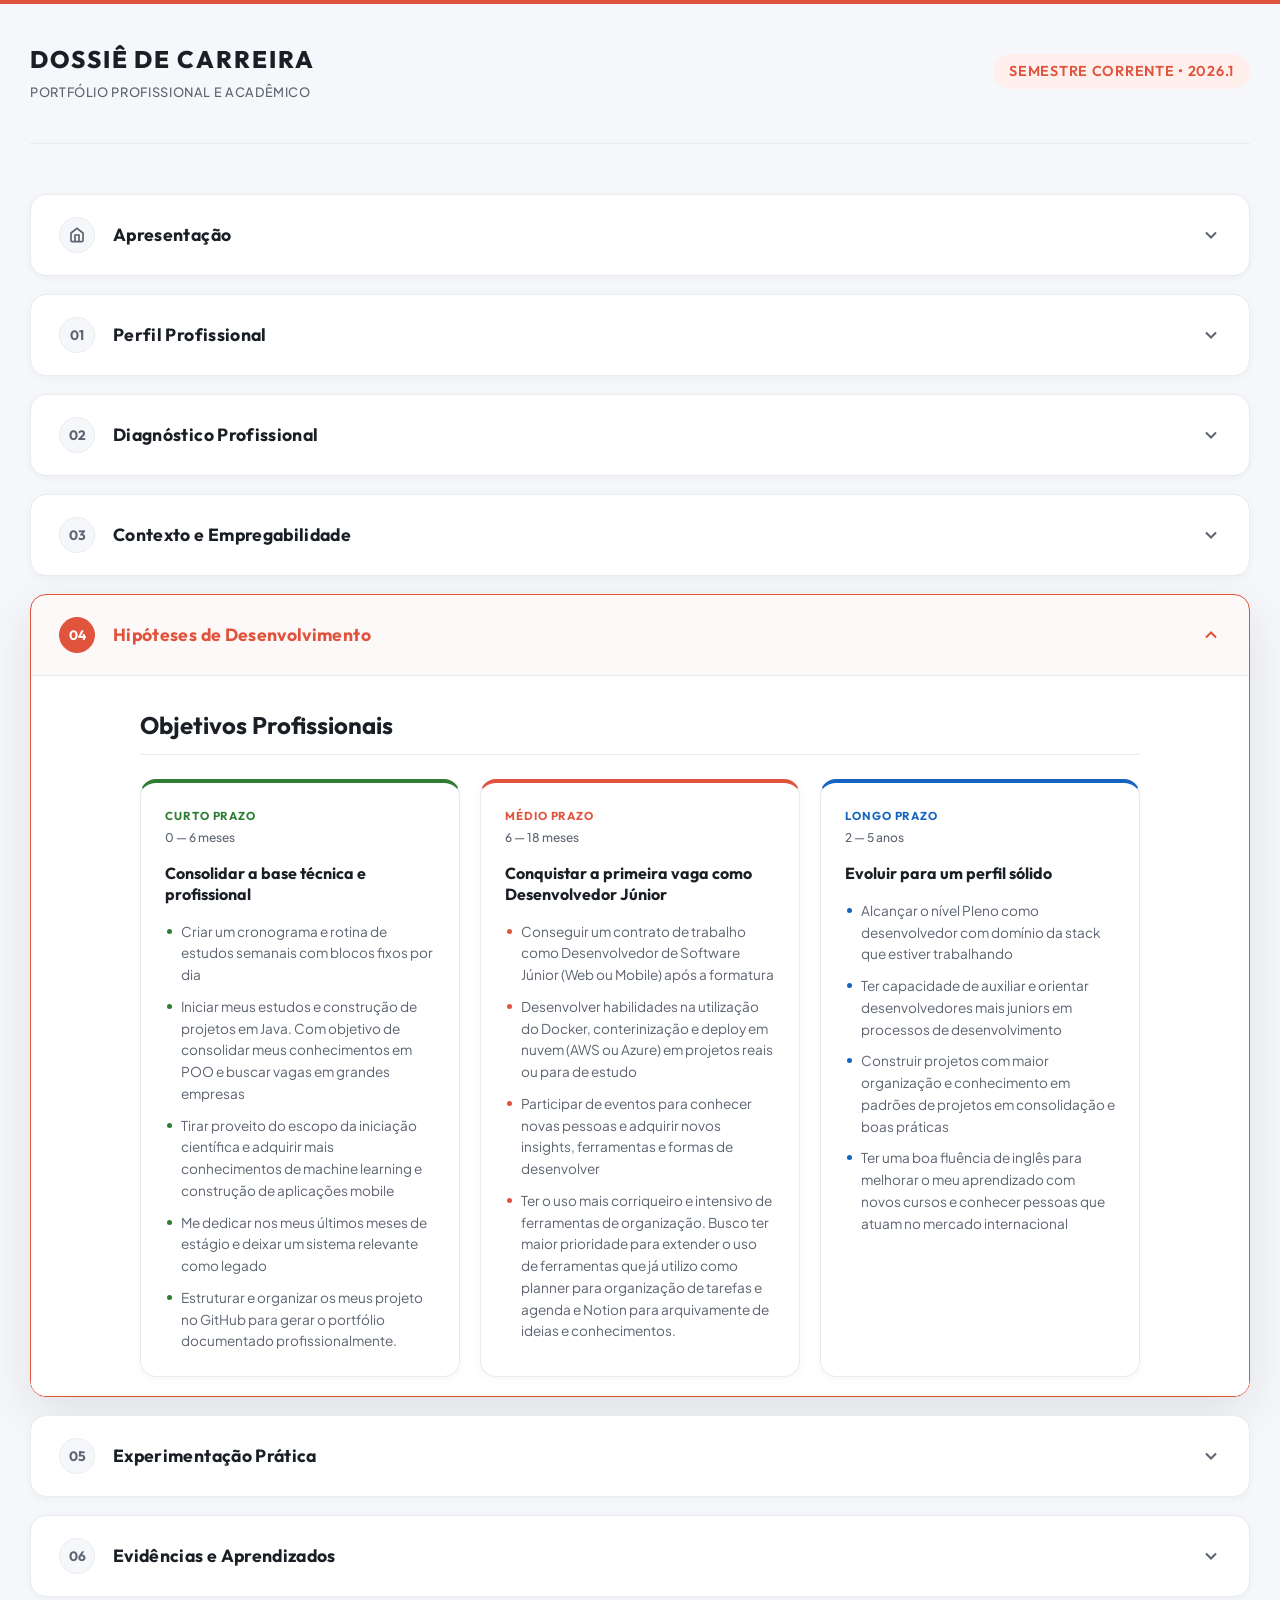
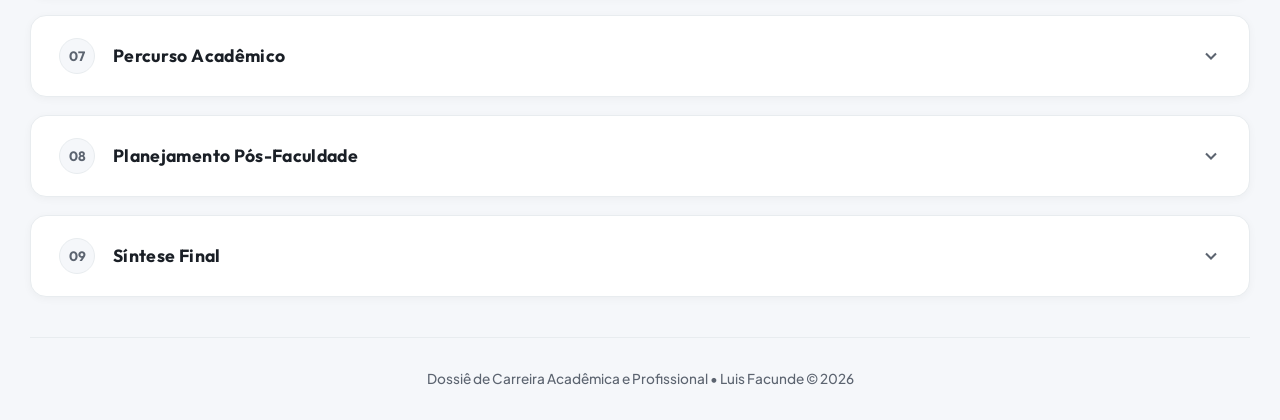
<file: 04-hipoteses-desenvolvimento/index.html>
<!doctype html>
<html lang="pt-BR">
   <head>
      <meta charset="UTF-8" />
      <meta name="viewport" content="width=device-width, initial-scale=1.0" />
      <title>Hipóteses de Desenvolvimento | Luis Facunde</title>
      <meta
         name="description"
         content="Objetivos profissionais em curto, médio e longo prazo, plano de desenvolvimento com ações práticas e prazos, e hipóteses de carreira explorando possibilidades."
      />
      <link rel="preconnect" href="https://fonts.googleapis.com" />
      <link rel="preconnect" href="https://fonts.gstatic.com" crossorigin />
      <link
         href="https://fonts.googleapis.com/css2?family=Outfit:wght@300;400;500;600;700;800&family=Plus+Jakarta+Sans:wght@300;400;500;600;700&display=swap"
         rel="stylesheet"
      />
      <link rel="stylesheet" href="style.css" />
      <script src="script.js" defer></script>
   </head>
   <body>
      <!-- Cabeçalho visível apenas na visualização isolada -->
      <header class="section-isolated-header">
         <div class="isolated-logo">
            <span class="logo-text">DOSSIÊ DE CARREIRA</span>
            <span class="logo-subtext">Luis Henrique Facunde da Silva</span>
         </div>
      </header>

      <main class="hypotheses-main-content">
         <!-- Título Editorial -->
         <!-- <div class="section-editorial-title">
            <h1 class="editorial-heading">Hipóteses de Desenvolvimento</h1>
            <p class="editorial-lead">
               Objetivos profissionais em curto, médio e longo prazo, plano de
               desenvolvimento com ações práticas e prazos, e hipóteses de
               carreira explorando possibilidades.
            </p>
         </div> -->

         <!-- =========================================================
              SEÇÃO 1: OBJETIVOS PROFISSIONAIS POR PRAZO
              ========================================================= -->
         <section class="hyp-section" id="objetivos-por-prazo">
            <h2 class="section-title">Objetivos Profissionais</h2>

            <div class="timeline-grid">
               <!-- Curto Prazo -->
               <div class="timeline-card curto-prazo">
                  <div class="timeline-card-label">
                     <span class="timeline-period">Curto Prazo</span>
                     <span class="timeline-range">0 — 6 meses</span>
                  </div>
                  <h3 class="timeline-card-title">
                     Consolidar a base técnica e profissional
                  </h3>
                  <ul class="timeline-list">
                     <li>
                        Criar um cronograma e rotina de estudos semanais com
                        blocos fixos por dia
                     </li>
                     <li>
                        Iniciar meus estudos e construção de projetos em Java.
                        Com objetivo de consolidar meus conhecimentos em POO e
                        buscar vagas em grandes empresas
                     </li>
                     <li>
                        Tirar proveito do escopo da iniciação científica e
                        adquirir mais conhecimentos de machine learning e
                        construção de aplicações mobile
                     </li>
                     <li>
                        Me dedicar nos meus últimos meses de estágio e deixar um
                        sistema relevante como legado
                     </li>
                     <li>
                        Estruturar e organizar os meus projeto no GitHub para
                        gerar o portfólio documentado profissionalmente.
                     </li>
                  </ul>
               </div>

               <!-- Médio Prazo -->
               <div class="timeline-card medio-prazo">
                  <div class="timeline-card-label">
                     <span class="timeline-period">Médio Prazo</span>
                     <span class="timeline-range">6 — 18 meses</span>
                  </div>
                  <h3 class="timeline-card-title">
                     Conquistar a primeira vaga como Desenvolvedor Júnior
                  </h3>
                  <ul class="timeline-list">
                     <li>
                        Conseguir um contrato de trabalho como Desenvolvedor de
                        Software Júnior (Web ou Mobile) após a formatura
                     </li>
                     <li>
                        Desenvolver habilidades na utilização do Docker,
                        conterinização e deploy em nuvem (AWS ou Azure) em
                        projetos reais ou para de estudo
                     </li>
                     <li>
                        Participar de eventos para conhecer novas pessoas e
                        adquirir novos insights, ferramentas e formas de
                        desenvolver
                     </li>
                     <li>
                        Ter o uso mais corriqueiro e intensivo de ferramentas de
                        organização. Busco ter maior prioridade para extender o
                        uso de ferramentas que já utilizo como planner para
                        organização de tarefas e agenda e Notion para
                        arquivamente de ideias e conhecimentos.
                     </li>
                  </ul>
               </div>

               <!-- Longo Prazo -->
               <div class="timeline-card longo-prazo">
                  <div class="timeline-card-label">
                     <span class="timeline-period">Longo Prazo</span>
                     <span class="timeline-range">2 — 5 anos</span>
                  </div>
                  <h3 class="timeline-card-title">
                     Evoluir para um perfil sólido
                  </h3>
                  <ul class="timeline-list">
                     <li>
                        Alcançar o nível Pleno como desenvolvedor com domínio da stack que estiver trabalhando
                     </li>
                     <li>
                        Ter capacidade de auxiliar e orientar desenvolvedores mais juniors em processos de desenvolvimento
                     </li>
                     <li>
                        Construir projetos com maior organização e conhecimento em padrões de projetos em consolidação e boas práticas
                     </li>
                     <li>
                        Ter uma boa fluência de inglês para melhorar o meu aprendizado com novos cursos e conhecer pessoas que atuam no mercado internacional
                     </li>
                  </ul>
               </div>
            </div>
         </section>

         <!-- =========================================================
              SEÇÃO 2: PLANO DE DESENVOLVIMENTO
              ========================================================= -->
         <section class="hyp-section" id="plano-desenvolvimento">
            <h2 class="section-title">Plano de Desenvolvimento</h2>

            <div class="plan-grid">
               <!-- Área 1: Habilidades Técnicas -->
               <div class="plan-card">
                  <div class="plan-card-header">
                     <span class="plan-area-label">Técnico</span>
                  </div>
                  <div class="plan-actions">
                     <div class="plan-action-item">
                        <div class="action-meta">
                           <span class="action-tag">Docker</span>
                           <span class="action-deadline">3 meses</span>
                        </div>
                        <p class="action-description">
                           Criar ao menos um projeto pessoal que utilize Docker
                           e Docker Compose.
                        </p>
                     </div>
                     <div class="plan-action-item">
                        <div class="action-meta">
                           <span class="action-tag">Java</span>
                           <span class="action-deadline">6 meses</span>
                        </div>
                        <p class="action-description">
                           Criar uma plano de estudos e fazer um curso para entendimento da linguagem. 
                           Criar ao menos um projeto utilizando o Java
                        </p>
                     </div>
                     <div class="plan-action-item">
                        <div class="action-meta">
                           <span class="action-tag">Algoritmos e Estrutura de dados</span>
                           <span class="action-deadline">6 meses</span>
                        </div>
                        <p class="action-description">
                           Ler o livro "Entendendo Algoritmos" e colocar em prática os conhecimentos aprendidos durante a leitura. 
                           Estudar de uma forma diferente e mais ativa com livros.
                        </p>
                     </div>
                  </div>
               </div>

               <!-- Área 2: Comportamental / Soft Skills -->
               <div class="plan-card">
                  <div class="plan-card-header">
                     <span class="plan-area-label">Comportamental</span>
                  </div>
                  <div class="plan-actions">
                     <div class="plan-action-item">
                        <div class="action-meta">
                           <span class="action-tag">Apresentações</span>
                           <span class="action-deadline">Imediato</span>
                        </div>
                        <p class="action-description">
                           Assumir o papel de porta-voz técnico na próxima
                           apresentações do Projeto Integrador. Preparar slides
                           e script para a apresentação
                        </p>
                     </div>
                     <div class="plan-action-item">
                        <div class="action-meta">
                           <span class="action-tag">LinkedIn</span>
                           <span class="action-deadline">Recorrente</span>
                        </div>
                        <p class="action-description">
                           Publicar 1 posts técnico por mês sobre aprendizados
                           do estágio e da faculdade. Seguindo o formato: problema
                           encontrado → abordagem → resultado
                        </p>
                     </div>
                     <div class="plan-action-item">
                        <div class="action-meta">
                           <span class="action-tag">Leitura</span>
                           <span class="action-deadline">6 meses</span>
                        </div>
                        <p class="action-description">
                           Ler pelo menos 2 livros durante os últimos meses do ano para criar um novo hábito para a vida
                        </p>
                     </div>
                  </div>
               </div>

               <!-- Área 3: Organização Pessoal -->
               <div class="plan-card">
                  <div class="plan-card-header">
                     <span class="plan-area-label">Organização</span>
                  </div>
                  <div class="plan-actions">
                     <div class="plan-action-item">
                        <div class="action-meta">
                           <span class="action-tag">Rotina de Estudos</span>
                           <span class="action-deadline">Esta semana</span>
                        </div>
                        <p class="action-description">
                           Definir 3 blocos semanais fixos de 2h para estudo
                           técnico (ex: terça, quinta e sábado de manhã). Usar o
                           Notion para registrar o progresso semanal.
                        </p>
                     </div>
                  </div>
               </div>
            </div>
         </section>

         <!-- Menu de Navegação Local -->
         <nav class="subpage-isolated-nav">
            <h3>Menu Dossiê</h3>
            <ul>
               <li><a href="../index.html">Página Inicial</a></li>
               <li>
                  <a href="../01-perfil-profissional/index.html"
                     >01 — Perfil Profissional</a
                  >
               </li>
               <li>
                  <a href="../02-diagnostico-profissional/index.html"
                     >02 — Diagnóstico Profissional</a
                  >
               </li>
               <li>
                  <a href="../03-contexto-empregabilidade/index.html"
                     >03 — Contexto e Empregabilidade</a
                  >
               </li>
               <li>
                  <a
                     href="../04-hipoteses-desenvolvimento/index.html"
                     class="active"
                     >04 — Hipóteses de Desenvolvimento</a
                  >
               </li>
               <li>
                  <a href="../05-experimentacao-pratica/index.html"
                     >05 — Experimentação Prática</a
                  >
               </li>
               <li>
                  <a href="../06-evidencias-aprendizados/index.html"
                     >06 — Evidências e Aprendizados</a
                  >
               </li>
               <li>
                  <a href="../07-projetos-percurso-academico/index.html"
                     >07 — Percurso Acadêmico</a
                  >
               </li>
               <li>
                  <a href="../08-planejamento-pos-faculdade/index.html"
                     >08 — Planejamento Pós-Faculdade</a
                  >
               </li>
               <li>
                  <a href="../09-sintese-final/index.html"
                     >09 — Síntese Final</a
                  >
               </li>
            </ul>
         </nav>
      </main>

      <!-- Rodapé visível apenas na visualização isolada -->
      <footer class="section-isolated-footer">
         <p>
            © 2026 Luis Facunde. Dossiê de Carreira Acadêmica e Profissional.
         </p>
      </footer>
   </body>
</html>
</file>
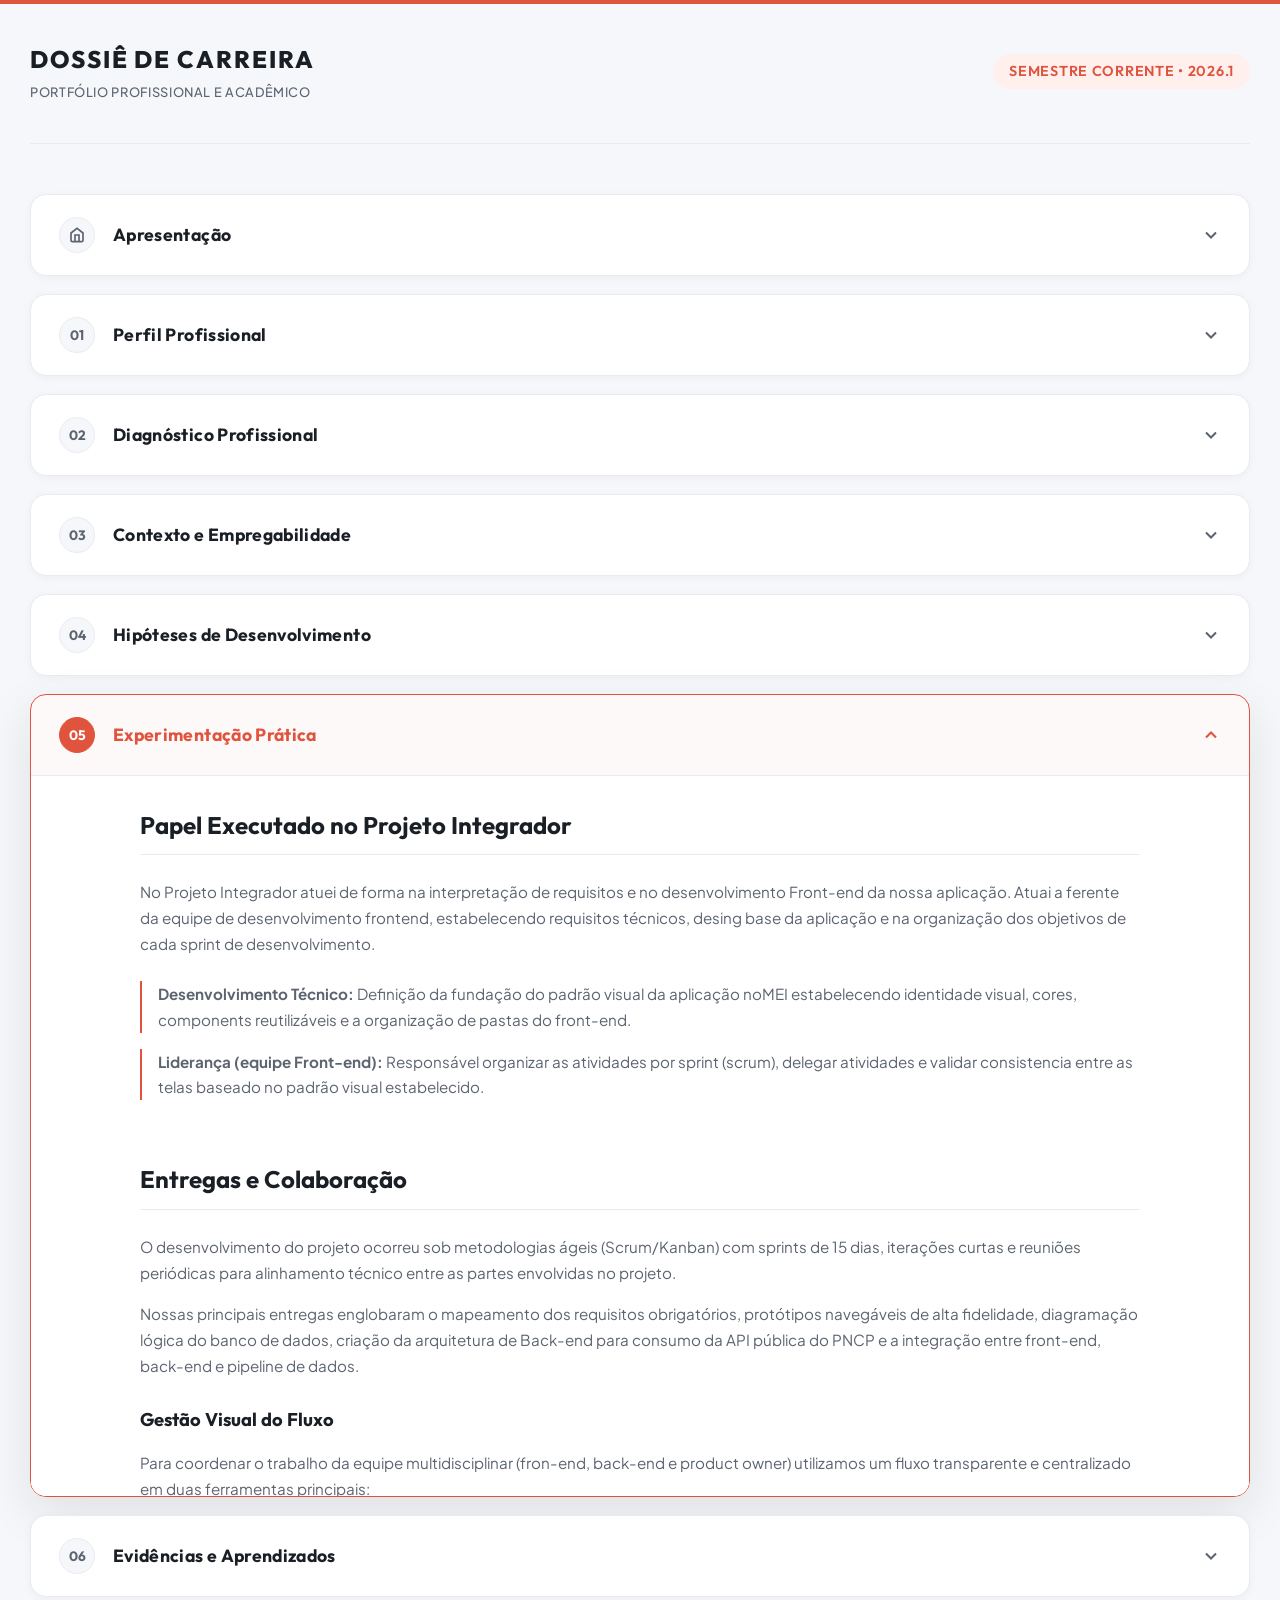
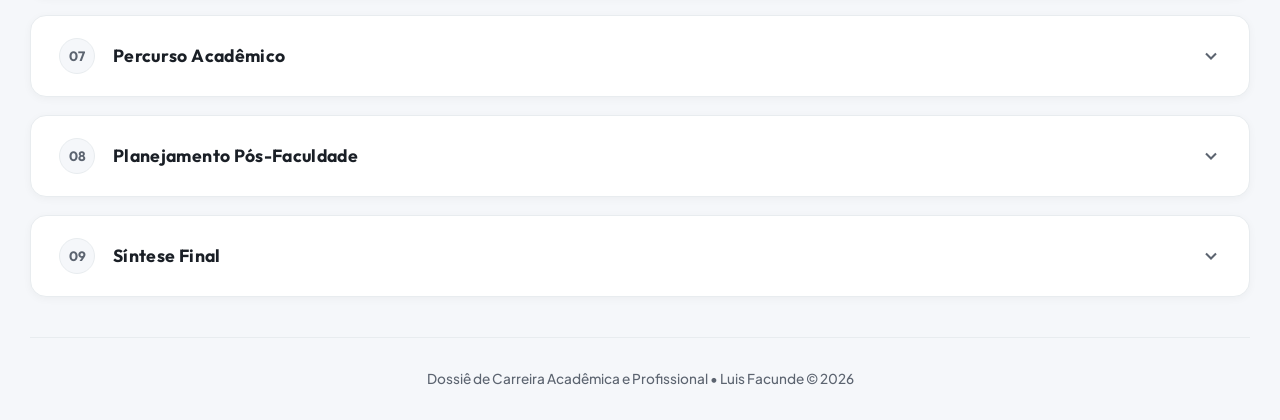
<file: 05-experimentacao-pratica/index.html>
<!doctype html>
<html lang="pt-BR">
   <head>
      <meta charset="UTF-8" />
      <meta name="viewport" content="width=device-width, initial-scale=1.0" />
      <title>Experimentação Prática | Luis Facunde</title>
      <meta
         name="description"
         content="Relato da participação no Projeto Integrador da CESAR School: papéis desempenhados, entregas efetuadas, dinâmica de colaboração, dificuldades, organização e reflexões sobre soft skills."
      />
      <!-- Google Fonts for elite, modern typography -->
      <link rel="preconnect" href="https://fonts.googleapis.com" />
      <link rel="preconnect" href="https://fonts.gstatic.com" crossorigin />
      <link
         href="https://fonts.googleapis.com/css2?family=Outfit:wght@300;400;500;600;700;800&family=Plus+Jakarta+Sans:wght@300;400;500;600;700&display=swap"
         rel="stylesheet"
      />
      <link rel="stylesheet" href="style.css" />
      <script src="script.js" defer></script>
   </head>
   <body>
      <!-- Cabeçalho visível apenas na visualização isolada -->
      <header class="section-isolated-header">
         <div class="isolated-logo">
            <span class="logo-text">DOSSIÊ DE CARREIRA</span>
            <span class="logo-subtext">Luis Henrique Facunde da Silva</span>
         </div>
      </header>

      <main class="practice-main-content">
         <!-- Seção 1: Papel que Executei -->
         <section class="practice-section" id="papel-desempenhado">
            <h2 class="practice-section-title">
               Papel Executado no Projeto Integrador
            </h2>
            <p class="practice-intro-text">
               No Projeto Integrador atuei de forma na interpretação de
               requisitos e no desenvolvimento Front-end da nossa aplicação.
               Atuai a ferente da equipe de desenvolvimento frontend,
               estabelecendo requisitos técnicos, desing base da aplicação e na
               organização dos objetivos de cada sprint de desenvolvimento.
            </p>
            <p class="practice-role-text">
               <strong>Desenvolvimento Técnico:</strong> Definição da fundação
               do padrão visual da aplicação noMEI estabelecendo identidade
               visual, cores, components reutilizáveis e a organização de pastas
               do front-end.
            </p>
            <p class="practice-role-text">
               <strong>Liderança (equipe Front-end):</strong> Responsável
               organizar as atividades por sprint (scrum), delegar atividades e
               validar consistencia entre as telas baseado no padrão visual
               estabelecido.
            </p>
         </section>

         <!-- Seção 2: Entregas e Colaboração (Duas Colunas com Imagem) -->
         <section class="practice-section" id="entregas-colaboracao">
            <h2 class="practice-section-title">Entregas e Colaboração</h2>
            <div class="collab-info">
               <p>
                  O desenvolvimento do projeto ocorreu sob metodologias ágeis
                  (Scrum/Kanban) com sprints de 15 dias, iterações curtas e
                  reuniões periódicas para alinhamento técnico entre as partes
                  envolvidas no projeto.
               </p>
               <p>
                  Nossas principais entregas englobaram o mapeamento dos
                  requisitos obrigatórios, protótipos navegáveis de alta
                  fidelidade, diagramação lógica do banco de dados, criação da
                  arquitetura de Back-end para consumo da API pública do PNCP e
                  a integração entre front-end, back-end e pipeline de dados.
               </p>
               <h3 class="collab-subtitle">Gestão Visual do Fluxo</h3>
               <p>
                  Para coordenar o trabalho da equipe multidisciplinar
                  (fron-end, back-end e product owner) utilizamos um fluxo
                  transparente e centralizado em duas ferramentas principais:
               </p>
               <ul class="collab-list">
                  <li>
                     <strong>Trello:</strong> Utilizado como quadro Kanban
                     dinâmico para acompanhamento das atividades da sprint:
                     Sprint Backlog, Doing, Code Review, Testing, Done.
                     facilitando a visualização de gargalos e dependências.
                  </li>
                  <li>
                     <strong>Notion:</strong>
                     Centralizador da documentação do projeto, contendo links
                     importantes ( Protótipo navegável, Trello, repositório
                     principal) documentação das demais disciplinhas, anostações
                     das reuniões e agrupamentos dos materiais de Apresentação.
                  </li>
               </ul>
            </div>

            <!-- Espaço para as imagens uma ao lado da outra -->
            <div class="collab-images-stacked">
               <div class="simple-image-container">
                  <img
                     src="../assets/fotos/trello-dashboard.png"
                     alt="Registro do Trello - Kanban do Projeto Integrador"
                     class="collab-simple-img crop-left"
                  />
               </div>
               <div class="simple-image-container">
                  <img
                     src="../assets/fotos/notion-front-end.png"
                     alt="Registro do Notion - Wiki do Projeto Integrador"
                     class="collab-simple-img"
                  />
               </div>
            </div>
         </section>

         <!-- Seção 3: Dificuldades e Organização -->
         <section class="practice-section" id="dificuldades-organizacao">
            <h2 class="practice-section-title">
               Dificuldades Enfrentadas e Organização
            </h2>
            <div class="challenges-grid">
               <!-- Cartão 1: As Dificuldades -->
               <div class="challenge-card difficulty">
                  <div class="challenge-header">
                     <span class="challenge-icon">
                        <svg
                           xmlns="http://www.w3.org/2000/svg"
                           width="20"
                           height="20"
                           viewBox="0 0 24 24"
                           fill="none"
                           stroke="currentColor"
                           stroke-width="2"
                           stroke-linecap="round"
                           stroke-linejoin="round"
                        >
                           <path
                              d="m21.73 18-8-14a2 2 0 0 0-3.48 0l-8 14A2 2 0 0 0 4 21h16a2 2 0 0 0 1.73-3Z"
                           ></path>
                           <line x1="12" y1="9" x2="12" y2="13"></line>
                           <line x1="12" y1="17" x2="12.01" y2="17"></line>
                        </svg>
                     </span>
                     <h3 class="challenge-title">Desafios Encontrados</h3>
                  </div>
                  <div class="challenge-content">
                     <ul class="challenge-list">
                        <li>
                           <strong>Transição Rápida de Contexto:</strong>
                           Conciliar a rotina de estágio, aulas da Graduação,
                           tarefas da iniciação e, principalmente, atender aos
                           requisitos de todas as disciplinas.
                        </li>
                        <li>
                           <strong>Gerenciamento de Escopo:</strong> Filtrar as
                           demandas dinâmicas de cada disciplina e definir
                           requisitos funcionais que seriam implementados
                           durante o semestre, mantendo o foco nas entregas
                           viáveis de MVP.
                        </li>
                        <li>
                           <strong>Liderança Técnica:</strong> Tomar a frente da
                           equipe de fron-end foi um Desafio durante a gradução
                           eu ainda não tinha me colocado na posição de
                           liderança. Foi desafiador criar a base para o MVP,
                           estabelecer os requisitos,atribuir tarefas e tomar
                           responsabilidade pelas entregas.
                        </li>
                     </ul>
                  </div>
               </div>

               <!-- Cartão 2: A Organização -->
               <div class="challenge-card solution">
                  <div class="challenge-header">
                     <span class="challenge-icon">
                        <svg
                           xmlns="http://www.w3.org/2000/svg"
                           width="20"
                           height="20"
                           viewBox="0 0 24 24"
                           fill="none"
                           stroke="currentColor"
                           stroke-width="2"
                           stroke-linecap="round"
                           stroke-linejoin="round"
                        >
                           <rect
                              x="3"
                              y="4"
                              width="18"
                              height="18"
                              rx="2"
                              ry="2"
                           ></rect>
                           <line x1="16" y1="2" x2="16" y2="6"></line>
                           <line x1="8" y1="2" x2="8" y2="6"></line>
                           <line x1="3" y1="10" x2="21" y2="10"></line>
                        </svg>
                     </span>
                     <h3 class="challenge-title">Estratégias de Organização</h3>
                  </div>
                  <div class="challenge-content">
                     <ul class="challenge-list">
                        <li>
                           <strong>Uso de Planner Pessoal:</strong> utilizei uma
                           planner diário para definir compromissos e alocacar
                           blocos de tempo em certos dias na semana para
                           executar cada tarefa.
                        </li>
                        <li>
                           <strong>Notion de Conhecimento Centralizado:</strong>
                           Criação de páginas dedicadas no Notion para anotações
                           das disciplinas e registros atividades da minha
                           equipe, evitando perda de dados e acelerando a
                           retomada do foco.
                        </li>
                        <li>
                           <strong>Sprints e Daily Status:</strong> O
                           alinhamento das tarefas foi realizado de maneira
                           assíncrona devido aos horários e responsabilidades
                           individuais de cada membro. Contudo, ainda assim
                           tinhamos reuniões gerais que ocorriam as segundas e
                           terças-feiras (durante o horário da disciplina de
                           projetos 5).
                        </li>
                     </ul>
                  </div>
               </div>
            </div>
         </section>

         <!-- Seção 4: Reflexões sobre Soft Skills -->
         <section class="practice-section" id="soft-skills">
            <h2 class="practice-section-title">Reflexões sobre Soft Skills</h2>
            <div class="soft-skills-grid">
               <!-- Skill 1: Comunicação Assertiva -->
               <div class="skill-card text-card">
                  <div class="skill-header">
                     <span class="skill-icon">
                        <svg
                           xmlns="http://www.w3.org/2000/svg"
                           width="18"
                           height="18"
                           viewBox="0 0 24 24"
                           fill="none"
                           stroke="currentColor"
                           stroke-width="2.5"
                        >
                           <path
                              d="M21 15a2 2 0 0 1-2 2H7l-4 4V5a2 2 0 0 1 2-2h14a2 2 0 0 1 2 2z"
                           ></path>
                        </svg>
                     </span>
                     <h3 class="skill-title">Comunicação Assertiva</h3>
                  </div>
                  <p class="skill-desc">
                     O papel de porta-voz técnico forçou a superação de uma
                     postura mais introvertida nas reuniões e finais de sprints.
                     Aprendi a me comunicar melhor com a equipe e professores,
                     mesmo sem te muita afinidade. Até o final do período me
                     senti mais livre para expor as minhas opniões e adotar o
                     que foi decidido em conjunto.
                  </p>
               </div>

               <!-- Skill 2: Colaboração Multidisciplinar -->
               <div class="skill-card text-card">
                  <div class="skill-header">
                     <span class="skill-icon">
                        <svg
                           xmlns="http://www.w3.org/2000/svg"
                           width="18"
                           height="18"
                           viewBox="0 0 24 24"
                           fill="none"
                           stroke="currentColor"
                           stroke-width="2.5"
                        >
                           <path
                              d="M17 21v-2a4 4 0 0 0-4-4H5a4 4 0 0 0-4 4v2"
                           ></path>
                           <circle cx="9" cy="7" r="4"></circle>
                           <path d="M23 21v-2a4 4 0 0 0-3-3.87"></path>
                           <path d="M16 3.13a4 4 0 0 1 0 7.75"></path>
                        </svg>
                     </span>
                     <h3 class="skill-title">Colaboração</h3>
                  </div>
                  <p class="skill-desc">
                     Os subgrupos que foram divididos em minha equipe
                     (front-end, back-end, engenharia de dados e product owner)
                     tornou a atuação mais alinhada com o que eu acho que exista
                     no mercado de trabalho. Assim, eu estava ciente em qual
                     parte do projeto era a de minha maior responsabilidade e
                     quais pessoas eu deveria contatar para para as outras
                     partes do projeto caso necessário.
                  </p>
               </div>

               <!-- Skill 3: Escuta Ativa e Empatia -->
               <div class="skill-card text-card">
                  <div class="skill-header">
                     <span class="skill-icon">
                        <svg
                           xmlns="http://www.w3.org/2000/svg"
                           width="18"
                           height="18"
                           viewBox="0 0 24 24"
                           fill="none"
                           stroke="currentColor"
                           stroke-width="2.5"
                        >
                           <path d="M3 18v-6a9 9 0 0 1 18 0v6"></path>
                           <path
                              d="M21 19a2 2 0 0 1-2 2h-1a2 2 0 0 1-2-2v-3a2 2 0 0 1 2-2h3zM3 19a2 2 0 0 0 2 2h1a2 2 0 0 0 2-2v-3a2 2 0 0 0-2-2H3z"
                           ></path>
                        </svg>
                     </span>
                     <h3 class="skill-title">Escuta Ativa e Empatia</h3>
                  </div>
                  <p class="skill-desc">
                     Nas reuniões de fechamento de sprint, exercitei a escuta
                     ativa para acolher feedbacks dos meus companheiros de
                     equipe. Entender a real prioridade e as dificuldades de
                     cada me ajudou a ouvir mais o que foi realizado e aguardar
                     o meu momento de fala. Além disso, me fez tocar maior
                     reflexão das situações e levantar pontos mais relevantes.
                  </p>
               </div>

               <!-- Skill 4: Adaptabilidade -->
               <div class="skill-card text-card">
                  <div class="skill-header">
                     <span class="skill-icon">
                        <svg
                           xmlns="http://www.w3.org/2000/svg"
                           width="18"
                           height="18"
                           viewBox="0 0 24 24"
                           fill="none"
                           stroke="currentColor"
                           stroke-width="2.5"
                        >
                           <path
                              d="M21.5 2v6h-6M21.34 15.57a10 10 0 1 1-.57-8.38l5.67-5.67"
                           ></path>
                        </svg>
                     </span>
                     <h3 class="skill-title">Interação de conhecimentos</h3>
                  </div>
                  <p class="skill-desc">
                     Percebi que os conhecimentos passados nas aulas de
                     Desenvolvimento Mobile, Negócios para a internet, Projetos
                     5 e Iniciação Cientifica contribuiram para melhorar o meu
                     pensamento a cerca do negócio e também tem noção mais
                     técnica para o desenvolvimento. Também enfarizo que as
                     técnicas de organização e priorização de atividades
                     contibuiram para um rotina mais organizada e com menos
                     procrastinação.
                  </p>
               </div>
            </div>
         </section>

         <!-- Menu de Navegação Local (Visível isoladamente e escondido no iframe principal) -->
         <nav class="subpage-isolated-nav">
            <h3>Menu Dossiê</h3>
            <ul>
               <li><a href="../index.html">Página Inicial</a></li>
               <li>
                  <a href="../01-perfil-profissional/index.html"
                     >01 — Perfil Profissional</a
                  >
               </li>
               <li>
                  <a href="../02-diagnostico-profissional/index.html"
                     >02 — Diagnóstico Profissional</a
                  >
               </li>
               <li>
                  <a href="../03-contexto-empregabilidade/index.html"
                     >03 — Contexto e Empregabilidade</a
                  >
               </li>
               <li>
                  <a href="../04-hipoteses-desenvolvimento/index.html"
                     >04 — Hipóteses de Desenvolvimento</a
                  >
               </li>
               <li>
                  <a
                     href="../05-experimentacao-pratica/index.html"
                     class="active"
                     >05 — Experimentação Prática</a
                  >
               </li>
               <li>
                  <a href="../06-evidencias-aprendizados/index.html"
                     >06 — Evidências e Aprendizados</a
                  >
               </li>
               <li>
                  <a href="../07-projetos-percurso-academico/index.html"
                     >07 — Percurso Acadêmico</a
                  >
               </li>
               <li>
                  <a href="../08-planejamento-pos-faculdade/index.html"
                     >08 — Planejamento Pós-Faculdade</a
                  >
               </li>
               <li>
                  <a href="../09-sintese-final/index.html"
                     >09 — Síntese Final</a
                  >
               </li>
            </ul>
         </nav>
      </main>

      <!-- Rodapé visível apenas na visualização isolada -->
      <footer class="section-isolated-footer">
         <p>
            © 2026 Luis Facunde. Dossiê de Carreira Acadêmica e Profissional.
         </p>
      </footer>
   </body>
</html>
</file>
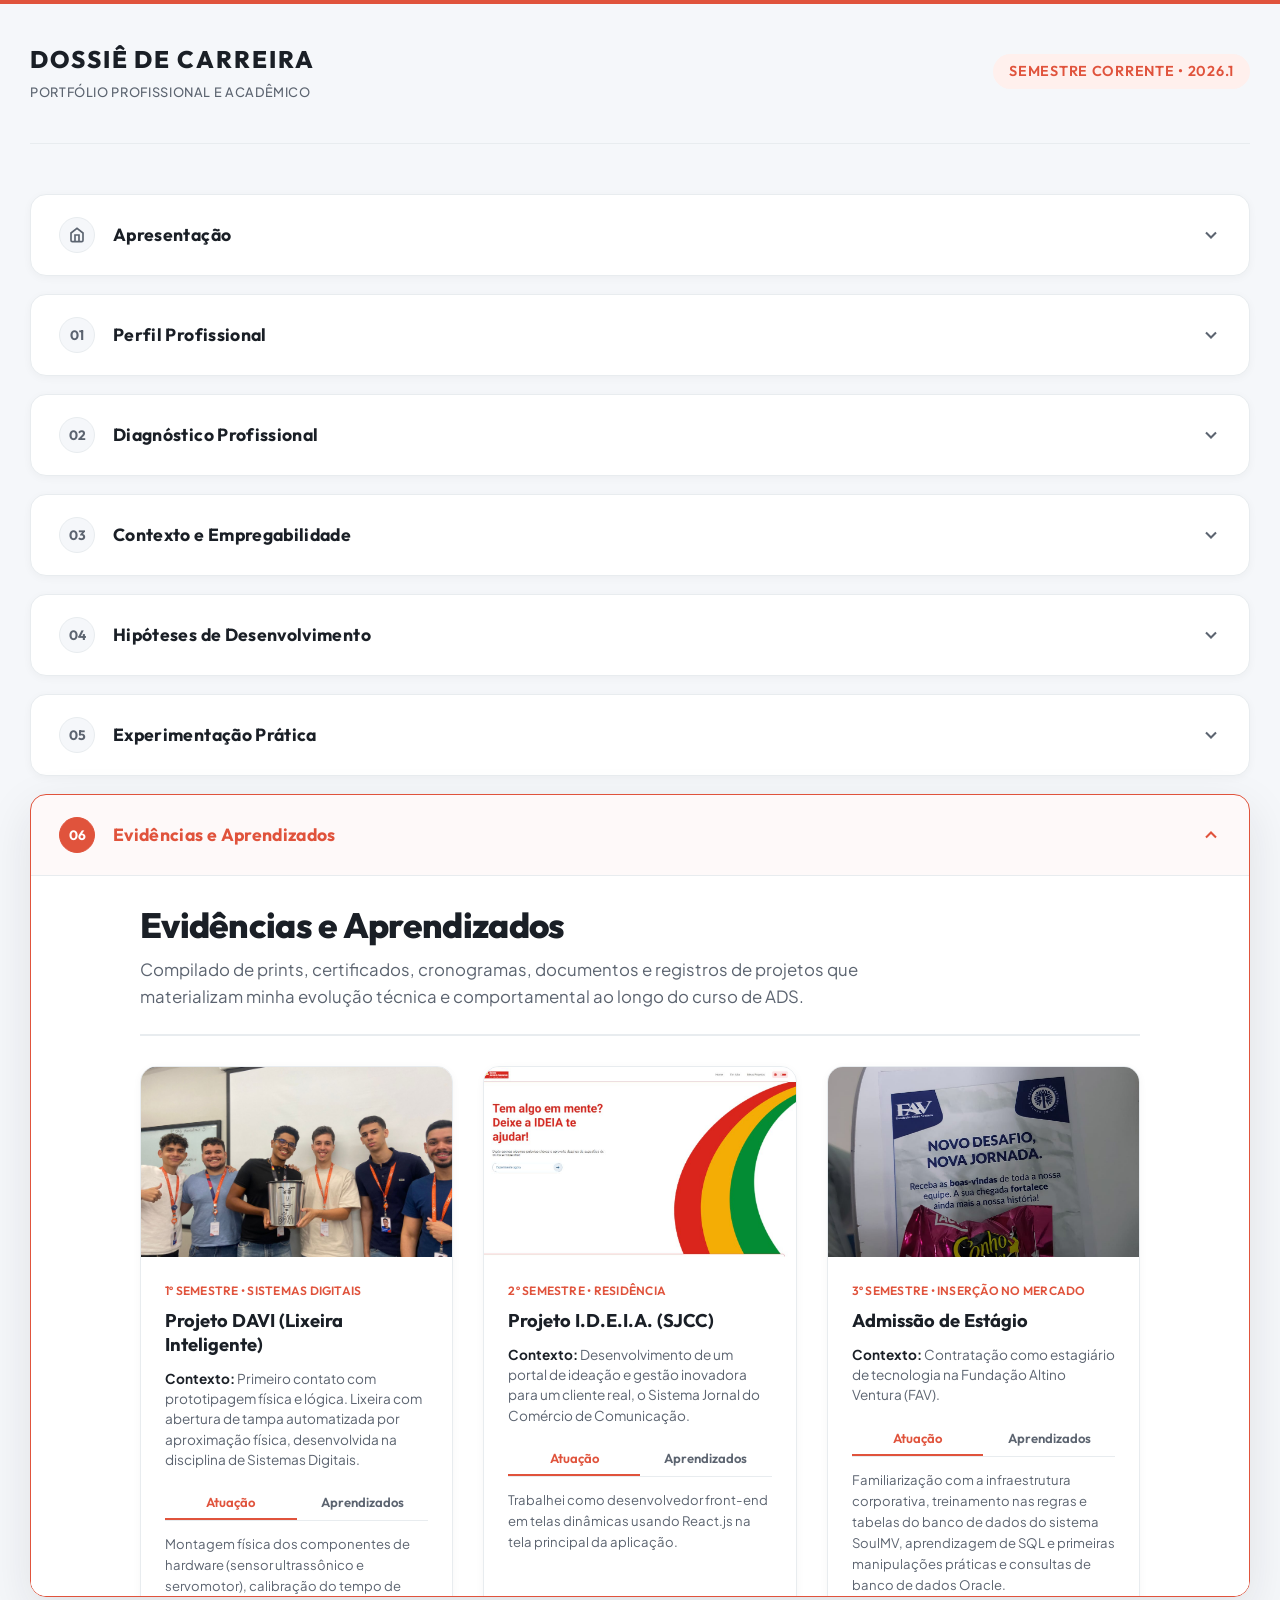
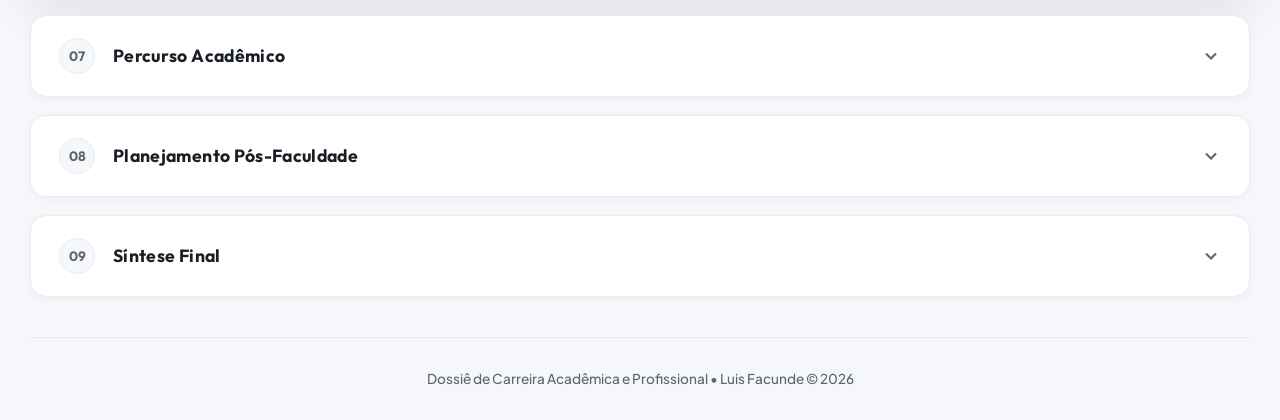
<file: 06-evidencias-aprendizados/index.html>
<!doctype html>
<html lang="pt-BR">
  <head>
    <meta charset="UTF-8" />
    <meta name="viewport" content="width=device-width, initial-scale=1.0" />
    <title>Evidências e Aprendizados | Luis Facunde</title>
    <meta
      name="description"
      content="Banco de evidências com prints, certificados, cronogramas, documentos, apresentações, feedbacks e registros de projetos, cada um com contexto, explicação e aprendizado do percurso do Luis Facunde."
    />
    <!-- Google Fonts for elite, modern typography -->
    <link rel="preconnect" href="https://fonts.googleapis.com" />
    <link rel="preconnect" href="https://fonts.gstatic.com" crossorigin />
    <link
      href="https://fonts.googleapis.com/css2?family=Outfit:wght@300;400;500;600;700;800&family=Plus+Jakarta+Sans:wght@300;400;500;600;700&display=swap"
      rel="stylesheet"
    />
    <link rel="stylesheet" href="style.css" />
    <script src="script.js" defer></script>
  </head>
  <body>
    <!-- Cabeçalho visível apenas na visualização isolada -->
    <header class="section-isolated-header">
      <div class="isolated-logo">
        <span class="logo-text">DOSSIÊ DE CARREIRA</span>
        <span class="logo-subtext">Luis Henrique Facunde da Silva</span>
      </div>
    </header>

    <main class="evidence-main-content">
      <!-- Título Interno Editorial -->
      <div class="section-editorial-title">
        <h1 class="editorial-heading">Evidências e Aprendizados</h1>
        <p class="editorial-lead">
          Compilado de prints, certificados, cronogramas, documentos e registros
          de projetos que materializam minha evolução técnica e comportamental
          ao longo do curso de ADS.
        </p>
      </div>

      <!-- Grid de Cards de Evidências -->
      <div class="evidence-grid">
        <!-- Card 1: Projeto DAVI -->
        <div class="evidence-card">
          <div class="card-image-wrapper">
            <img
              src="../assets/fotos/1-sem-DAVI-projeto.jpg"
              alt="Projeto DAVI — 1º Semestre"
              class="card-img"
            />
            <div class="img-overlay">
              <span class="zoom-icon">
                <svg
                  xmlns="http://www.w3.org/2000/svg"
                  width="20"
                  height="20"
                  viewBox="0 0 24 24"
                  fill="none"
                  stroke="currentColor"
                  stroke-width="2.5"
                >
                  <circle cx="11" cy="11" r="8"></circle>
                  <line x1="21" y1="21" x2="16.65" y2="16.65"></line>
                  <line x1="11" y1="8" x2="11" y2="14"></line>
                  <line x1="8" y1="11" x2="14" y2="11"></line>
                </svg>
              </span>
            </div>
          </div>
          <div class="card-content">
            <span class="card-period">1º Semestre • Sistemas Digitais</span>
            <h3 class="card-title">Projeto DAVI (Lixeira Inteligente)</h3>
            <p class="card-context">
              <strong>Contexto:</strong> Primeiro contato com prototipagem
              física e lógica. Lixeira com abertura de tampa automatizada por
              aproximação física, desenvolvida na disciplina de Sistemas
              Digitais.
            </p>

            <div class="card-tabs-nav">
              <button class="tab-nav-btn active" data-tab="action">
                Atuação
              </button>
              <button class="tab-nav-btn" data-tab="learning">
                Aprendizados
              </button>
            </div>
            <div class="card-tabs-content">
              <div class="tab-panel active" data-panel="action">
                Montagem física dos componentes de hardware (sensor ultrassônico
                e servomotor), calibração do tempo de resposta físico para o
                gatilho de aproximação e estruturação da lógica básica de código
                em C/C++.
              </div>
              <div class="tab-panel" data-panel="learning">
                Foi meu primeiro desafio técnico e de conciliação de rotina
                (escrevia meu TCC em nutrição na UFPE na mesma época). Aprendi a
                equilibrar as responsabilidades de equipe e compreendi
                fundamentos palpáveis de eletrônica digital.
              </div>
            </div>

            <div class="card-skills-footer">
              <span class="skill-tag">Arduino</span>
              <span class="skill-tag">C/C++</span>
              <span class="skill-tag">Prototipagem</span>
              <span class="skill-tag">Eletrônica</span>
            </div>
          </div>
        </div>

        <!-- Card 2: Projeto I.D.E.I.A. (SJCC) -->
        <div class="evidence-card">
          <div class="card-image-wrapper">
            <img
              src="../assets/fotos/2-sem-Projeto-SJCC.jpg"
              alt="Projeto I.D.E.I.A. (SJCC) — 2º Semestre"
              class="card-img"
            />
            <div class="img-overlay">
              <span class="zoom-icon">
                <svg
                  xmlns="http://www.w3.org/2000/svg"
                  width="20"
                  height="20"
                  viewBox="0 0 24 24"
                  fill="none"
                  stroke="currentColor"
                  stroke-width="2.5"
                >
                  <circle cx="11" cy="11" r="8"></circle>
                  <line x1="21" y1="21" x2="16.65" y2="16.65"></line>
                  <line x1="11" y1="8" x2="11" y2="14"></line>
                  <line x1="8" y1="11" x2="14" y2="11"></line>
                </svg>
              </span>
            </div>
          </div>
          <div class="card-content">
            <span class="card-period">2º Semestre • Residência</span>
            <h3 class="card-title">Projeto I.D.E.I.A. (SJCC)</h3>
            <p class="card-context">
              <strong>Contexto:</strong> Desenvolvimento de um portal de ideação
              e gestão inovadora para um cliente real, o Sistema Jornal do
              Comércio de Comunicação.
            </p>

            <div class="card-tabs-nav">
              <button class="tab-nav-btn active" data-tab="action">
                Atuação
              </button>
              <button class="tab-nav-btn" data-tab="learning">
                Aprendizados
              </button>
            </div>
            <div class="card-tabs-content">
              <div class="tab-panel active" data-panel="action">
                Trabalhei como desenvolvedor front-end em telas dinâmicas usando
                React.js na tela principal da aplicação.
              </div>
              <div class="tab-panel" data-panel="learning">
                Primeiro contato com um projeto real e aprendizado de React.js.
                O projeto ensinou a lidar com metodologias ágeis (Scrum) e a
                coordenar tarefas em um equipe grande.
              </div>
            </div>

            <div class="card-skills-footer">
              <span class="skill-tag">React.js</span>
              <span class="skill-tag">JavaScript ES6</span>
              <span class="skill-tag">UX/UI</span>
              <span class="skill-tag">Scrum</span>
            </div>
          </div>
        </div>

        <!-- Card 3: Admissão FAV -->
        <div class="evidence-card">
          <div class="card-image-wrapper">
            <img
              src="../assets/fotos/3-sem-admissao-FAV.jpg"
              alt="Ingresso na Fundação Altino Ventura — 3º Semestre"
              class="card-img"
            />
            <div class="img-overlay">
              <span class="zoom-icon">
                <svg
                  xmlns="http://www.w3.org/2000/svg"
                  width="20"
                  height="20"
                  viewBox="0 0 24 24"
                  fill="none"
                  stroke="currentColor"
                  stroke-width="2.5"
                >
                  <circle cx="11" cy="11" r="8"></circle>
                  <line x1="21" y1="21" x2="16.65" y2="16.65"></line>
                  <line x1="11" y1="8" x2="11" y2="14"></line>
                  <line x1="8" y1="11" x2="14" y2="11"></line>
                </svg>
              </span>
            </div>
          </div>
          <div class="card-content">
            <span class="card-period">3º Semestre • Inserção no Mercado</span>
            <h3 class="card-title">Admissão de Estágio</h3>
            <p class="card-context">
              <strong>Contexto:</strong> Contratação como estagiário de
              tecnologia na Fundação Altino Ventura (FAV).
            </p>

            <div class="card-tabs-nav">
              <button class="tab-nav-btn active" data-tab="action">
                Atuação
              </button>
              <button class="tab-nav-btn" data-tab="learning">
                Aprendizados
              </button>
            </div>
            <div class="card-tabs-content">
              <div class="tab-panel active" data-panel="action">
                Familiarização com a infraestrutura corporativa, treinamento nas
                regras e tabelas do banco de dados do sistema SoulMV,
                aprendizagem de SQL e primeiras manipulações práticas e
                consultas de banco de dados Oracle.
              </div>
              <div class="tab-panel" data-panel="learning">
                Desenvolvimento de forte adaptabilidade para aprender "na marra"
                tecnologias não vistas em aulas. Exigiu gestão de tempo
                minuciosa para conciliar o trabalho diário de 6 horas com as
                disciplinas da faculdade.
              </div>
            </div>

            <div class="card-skills-footer">
              <span class="skill-tag">Oracle PL/SQL</span>
              <span class="skill-tag">SoulMV</span>
              <span class="skill-tag">Autonomia</span>
              <span class="skill-tag">Gestão de Tempo</span>
            </div>
          </div>
        </div>

        <!-- Card 4: Voluntariado REC'n'Play -->
        <div class="evidence-card">
          <div class="card-image-wrapper">
            <img
              src="../assets/fotos/4-sem-REC'n'Play.jpg"
              alt="Voluntariado REC'n'Play — 4º Semestre"
              class="card-img"
            />
            <div class="img-overlay">
              <span class="zoom-icon">
                <svg
                  xmlns="http://www.w3.org/2000/svg"
                  width="20"
                  height="20"
                  viewBox="0 0 24 24"
                  fill="none"
                  stroke="currentColor"
                  stroke-width="2.5"
                >
                  <circle cx="11" cy="11" r="8"></circle>
                  <line x1="21" y1="21" x2="16.65" y2="16.65"></line>
                  <line x1="11" y1="8" x2="11" y2="14"></line>
                  <line x1="8" y1="11" x2="14" y2="11"></line>
                </svg>
              </span>
            </div>
          </div>
          <div class="card-content">
            <span class="card-period"
              >2º e 4º Semestre • Comunicação & Networking</span
            >
            <h3 class="card-title">Voluntariado no REC'n'Play</h3>
            <p class="card-context">
              <strong>Contexto:</strong> Atuação voluntária pelo CESAR nas
              edições 2024 e 2025 no Recife Antigo.
            </p>

            <div class="card-tabs-nav">
              <button class="tab-nav-btn active" data-tab="action">
                Atuação
              </button>
              <button class="tab-nav-btn" data-tab="learning">
                Aprendizados
              </button>
            </div>
            <div class="card-tabs-content">
              <div class="tab-panel active" data-panel="action">
                Orientação de públicos diversos, suporte a palestrantes em
                arenas de inovação, articulação entre equipes organizadoras e
                representação da faculdade durante o evento.
              </div>
              <div class="tab-panel" data-panel="learning">
                Momento de "destrave" pessoal de comunicação. Superação da
                introversão, expansão de contatos profissionais, facilidade de
                trabalho sob pressão e comunicação assertiva no ecossistema de
                TI.
              </div>
            </div>

            <div class="card-skills-footer">
              <span class="skill-tag">Comunicação</span>
              <span class="skill-tag">Networking</span>
              <span class="skill-tag">Porto Digital</span>
              <span class="skill-tag">Colaboração</span>
            </div>
          </div>
        </div>

        <!-- Card 5: Aluno Destaque LeveUP -->
        <div class="evidence-card">
          <div class="card-image-wrapper">
            <img
              src="../assets/fotos/5-sem-aluno-destaque.jpeg"
              alt="Aluno Destaque LeveUP — 5º Semestre"
              class="card-img"
            />
            <div class="img-overlay">
              <span class="zoom-icon">
                <svg
                  xmlns="http://www.w3.org/2000/svg"
                  width="20"
                  height="20"
                  viewBox="0 0 24 24"
                  fill="none"
                  stroke="currentColor"
                  stroke-width="2.5"
                >
                  <circle cx="11" cy="11" r="8"></circle>
                  <line x1="21" y1="21" x2="16.65" y2="16.65"></line>
                  <line x1="11" y1="8" x2="11" y2="14"></line>
                  <line x1="8" y1="11" x2="14" y2="11"></line>
                </svg>
              </span>
            </div>
          </div>
          <div class="card-content">
            <span class="card-period">5º Semestre • Destaque & Carreira</span>
            <h3 class="card-title">Premiação: Aluno Destaque LeveUP</h3>
            <p class="card-context">
              <strong>Contexto:</strong> Certificação de Destaque concedida pela
              residência do Porto Digital aos alunos do programa Embarque
              Digital na última etapa da residência tecnológica.
            </p>

            <div class="card-tabs-nav">
              <button class="tab-nav-btn active" data-tab="action">
                Atuação
              </button>
              <button class="tab-nav-btn" data-tab="learning">
                Aprendizados
              </button>
            </div>
            <div class="card-tabs-content">
              <div class="tab-panel active" data-panel="action">
                Engajamento em mentorias e trilha de conhecimentos em soft
                skills durante a residência tecnológica do Porto Digital.
              </div>
              <div class="tab-panel" data-panel="learning">
                Validação de esforço acadêmico e das soft skills exercitadas.
                Coincidiu com a preparação para processos seletivos formais,
                trazendo maturidade em dinâmicas e entrevistas para vagas de
                junior.
              </div>
            </div>

            <div class="card-skills-footer">
              <span class="skill-tag">Porto Digital</span>
              <span class="skill-tag">Embarque Digital</span>
              <span class="skill-tag">Pitch</span>
              <span class="skill-tag">Soft Skills</span>
            </div>
          </div>
        </div>

        <!-- Card 6: AppCardio -->
        <div class="evidence-card">
          <div class="card-image-wrapper">
            <img
              src="../assets/fotos/app-cardio-print.png"
              alt="AppCardio — Iniciação Científica"
              class="card-img"
            />
            <div class="img-overlay">
              <span class="zoom-icon">
                <svg
                  xmlns="http://www.w3.org/2000/svg"
                  width="20"
                  height="20"
                  viewBox="0 0 24 24"
                  fill="none"
                  stroke="currentColor"
                  stroke-width="2.5"
                >
                  <circle cx="11" cy="11" r="8"></circle>
                  <line x1="21" y1="21" x2="16.65" y2="16.65"></line>
                  <line x1="11" y1="8" x2="11" y2="14"></line>
                  <line x1="8" y1="11" x2="14" y2="11"></line>
                </svg>
              </span>
            </div>
          </div>
          <div class="card-content">
            <span class="card-period">Iniciação Científica • Mobile & IA</span>
            <h3 class="card-title">Aplicativo AppCardio (Pesquisa)</h3>
            <p class="card-context">
              <strong>Contexto:</strong> Desenvolvimento de app de monitoramento
              cardíaco por imagens de eletrocardiograma interligado a uma API de
              inteligência artificial.
            </p>

            <div class="card-tabs-nav">
              <button class="tab-nav-btn active" data-tab="action">
                Atuação
              </button>
              <button class="tab-nav-btn" data-tab="learning">
                Aprendizados
              </button>
            </div>
            <div class="card-tabs-content">
              <div class="tab-panel active" data-panel="action">
                Desenvolvimento front-end mobile usando o framework React
                Native, criação do layout e UX das telas, e conexão assíncrona
                com o back-end em Python que processa a rede neural profunda.
              </div>
              <div class="tab-panel" data-panel="learning">
                Aprendi a desenvolver e integrar interfaces mobile com serviços
                de Machine Learning e consumi APIs baseadas em dados de saúde.
                Prática de versionamento avançado de código seguindo o padrão
                GitFlow.
              </div>
            </div>

            <div class="card-skills-footer">
              <span class="skill-tag">React Native</span>
              <span class="skill-tag">TypeScript</span>
              <span class="skill-tag">APIs de IA</span>
              <span class="skill-tag">GitFlow</span>
            </div>
          </div>
        </div>

        <!-- Card 7: Automação & PL/SQL -->
        <div class="evidence-card">
          <div class="card-image-wrapper">
            <img
              src="../assets/fotos/pdf-compressor-fav.png"
              alt="PDF Compressor & PL/SQL — FAV"
              class="card-img"
            />
            <div class="img-overlay">
              <span class="zoom-icon">
                <svg
                  xmlns="http://www.w3.org/2000/svg"
                  width="20"
                  height="20"
                  viewBox="0 0 24 24"
                  fill="none"
                  stroke="currentColor"
                  stroke-width="2.5"
                >
                  <circle cx="11" cy="11" r="8"></circle>
                  <line x1="21" y1="21" x2="16.65" y2="16.65"></line>
                  <line x1="11" y1="8" x2="11" y2="14"></line>
                  <line x1="8" y1="11" x2="14" y2="11"></line>
                </svg>
              </span>
            </div>
          </div>
          <div class="card-content">
            <span class="card-period">Estágio • Automação & Otimização</span>
            <h3 class="card-title">Automações & Procedures PL/SQL (FAV)</h3>
            <p class="card-context">
              <strong>Contexto:</strong> Otimização operacional e de performance
              dos bancos de dados hospitalares e processos administrativos da
              Fundação Altino Ventura.
            </p>

            <div class="card-tabs-nav">
              <button class="tab-nav-btn active" data-tab="action">
                Atuação
              </button>
              <button class="tab-nav-btn" data-tab="learning">
                Aprendizados
              </button>
            </div>
            <div class="card-tabs-content">
              <div class="tab-panel active" data-panel="action">
                Desenvolvimento de script Python automatizado para compilar e
                comprimir em lote PDFs de prontuários.
              </div>
              <div class="tab-panel" data-panel="learning">
                Redução de 40 a 50% do armazenamento de servidores local com
                arquivos de exames. Otimizando o espaço e o armazenamento para
                exames futuros.
              </div>
            </div>

            <div class="card-skills-footer">
              <span class="skill-tag">Python</span>
              <span class="skill-tag">PL/SQL Oracle</span>
              <span class="skill-tag">Query Tuning</span>
              <span class="skill-tag">LGPD</span>
            </div>
          </div>
        </div>

        <!-- Card 8: Fluxo Ágil Trello/Notion -->
        <div class="evidence-card">
          <div class="card-image-wrapper">
            <img
              src="../assets/fotos/trello-dashboard.png"
              alt="Fluxo de Trabalho e Metodologias Ágeis — Trello e Notion"
              class="card-img"
            />
            <div class="img-overlay">
              <span class="zoom-icon">
                <svg
                  xmlns="http://www.w3.org/2000/svg"
                  width="20"
                  height="20"
                  viewBox="0 0 24 24"
                  fill="none"
                  stroke="currentColor"
                  stroke-width="2.5"
                >
                  <circle cx="11" cy="11" r="8"></circle>
                  <line x1="21" y1="21" x2="16.65" y2="16.65"></line>
                  <line x1="11" y1="8" x2="11" y2="14"></line>
                  <line x1="8" y1="11" x2="14" y2="11"></line>
                </svg>
              </span>
            </div>
          </div>
          <div class="card-content">
            <span class="card-period"
              >5º Semestre • Organização e Liderança</span
            >
            <h3 class="card-title">Gestão e Liderança Front-end (noMEI)</h3>
            <p class="card-context">
              <strong>Contexto:</strong> Organização visual de UX/UI para a
              coordenação da equipe de desenvolvimento front-end no Projeto
              Integrador.
            </p>

            <div class="card-tabs-nav">
              <button class="tab-nav-btn active" data-tab="action">
                Atuação
              </button>
              <button class="tab-nav-btn" data-tab="learning">
                Aprendizados
              </button>
            </div>
            <div class="card-tabs-content">
              <div class="tab-panel active" data-panel="action">
                Liderança da equipe front-end estruturando e centralizando a
                documentação, design system e identidade visual da aplicação
                noMEI.
              </div>
              <div class="tab-panel" data-panel="learning">
                Desenvolvi maturidade em liderança e atribuição de tarefas. A
                comunicação em reuniões de sprint foi aprimorada, mantendo
                transparência, mitigando gargalos de dependência física/digital
                e focando no MVP.
              </div>
            </div>

            <div class="card-skills-footer">
              <span class="skill-tag">Scrum/Kanban</span>
              <span class="skill-tag">Notion</span>
              <span class="skill-tag">Liderança Técnica</span>
              <span class="skill-tag">Gestão Visual</span>
            </div>
          </div>
        </div>
      </div>
    </main>

    <!-- Modal de Zoom de Imagens (Lightbox) -->
    <div
      class="zoom-modal"
      id="zoomModal"
      aria-hidden="true"
      role="dialog"
      aria-labelledby="modalCaption"
    >
      <button
        class="modal-close"
        id="modalClose"
        aria-label="Fechar visualização ampliada"
      >
        &times;
      </button>
      <div class="modal-content-container">
        <img
          class="modal-image"
          id="modalImg"
          alt="Imagem ampliada de evidência"
        />
        <div class="modal-caption" id="modalCaption"></div>
      </div>
    </div>

    <!-- Menu de Navegação na Visão Isolada -->
    <nav class="subpage-isolated-nav">
      <h3>Menu Dossiê</h3>
      <ul>
        <li><a href="../index.html">Página Inicial</a></li>
        <li>
          <a href="../01-perfil-profissional/index.html"
            >01 — Perfil Profissional</a
          >
        </li>
        <li>
          <a href="../02-diagnostico-profissional/index.html"
            >02 — Diagnóstico Profissional</a
          >
        </li>
        <li>
          <a href="../03-contexto-empregabilidade/index.html"
            >03 — Contexto e Empregabilidade</a
          >
        </li>
        <li>
          <a href="../04-hipoteses-desenvolvimento/index.html"
            >04 — Hipóteses de Desenvolvimento</a
          >
        </li>
        <li>
          <a href="../05-experimentacao-pratica/index.html"
            >05 — Experimentação Prática</a
          >
        </li>
        <li>
          <a href="../06-evidencias-aprendizados/index.html" class="active"
            >06 — Evidências e Aprendizados</a
          >
        </li>
        <li>
          <a href="../07-projetos-percurso-academico/index.html"
            >07 — Percurso Acadêmico</a
          >
        </li>
        <li>
          <a href="../08-planejamento-pos-faculdade/index.html"
            >08 — Planejamento Pós-Faculdade</a
          >
        </li>
        <li><a href="../09-sintese-final/index.html">09 — Síntese Final</a></li>
      </ul>
    </nav>

    <!-- Rodapé visível apenas na visualização isolada -->
    <footer class="section-isolated-footer">
      <p>
        © 2026 Luis Facunde. Dossiê de Carreira Acadêmica e Profissional. Todos
        os direitos reservados.
      </p>
    </footer>
  </body>
</html>
</file>
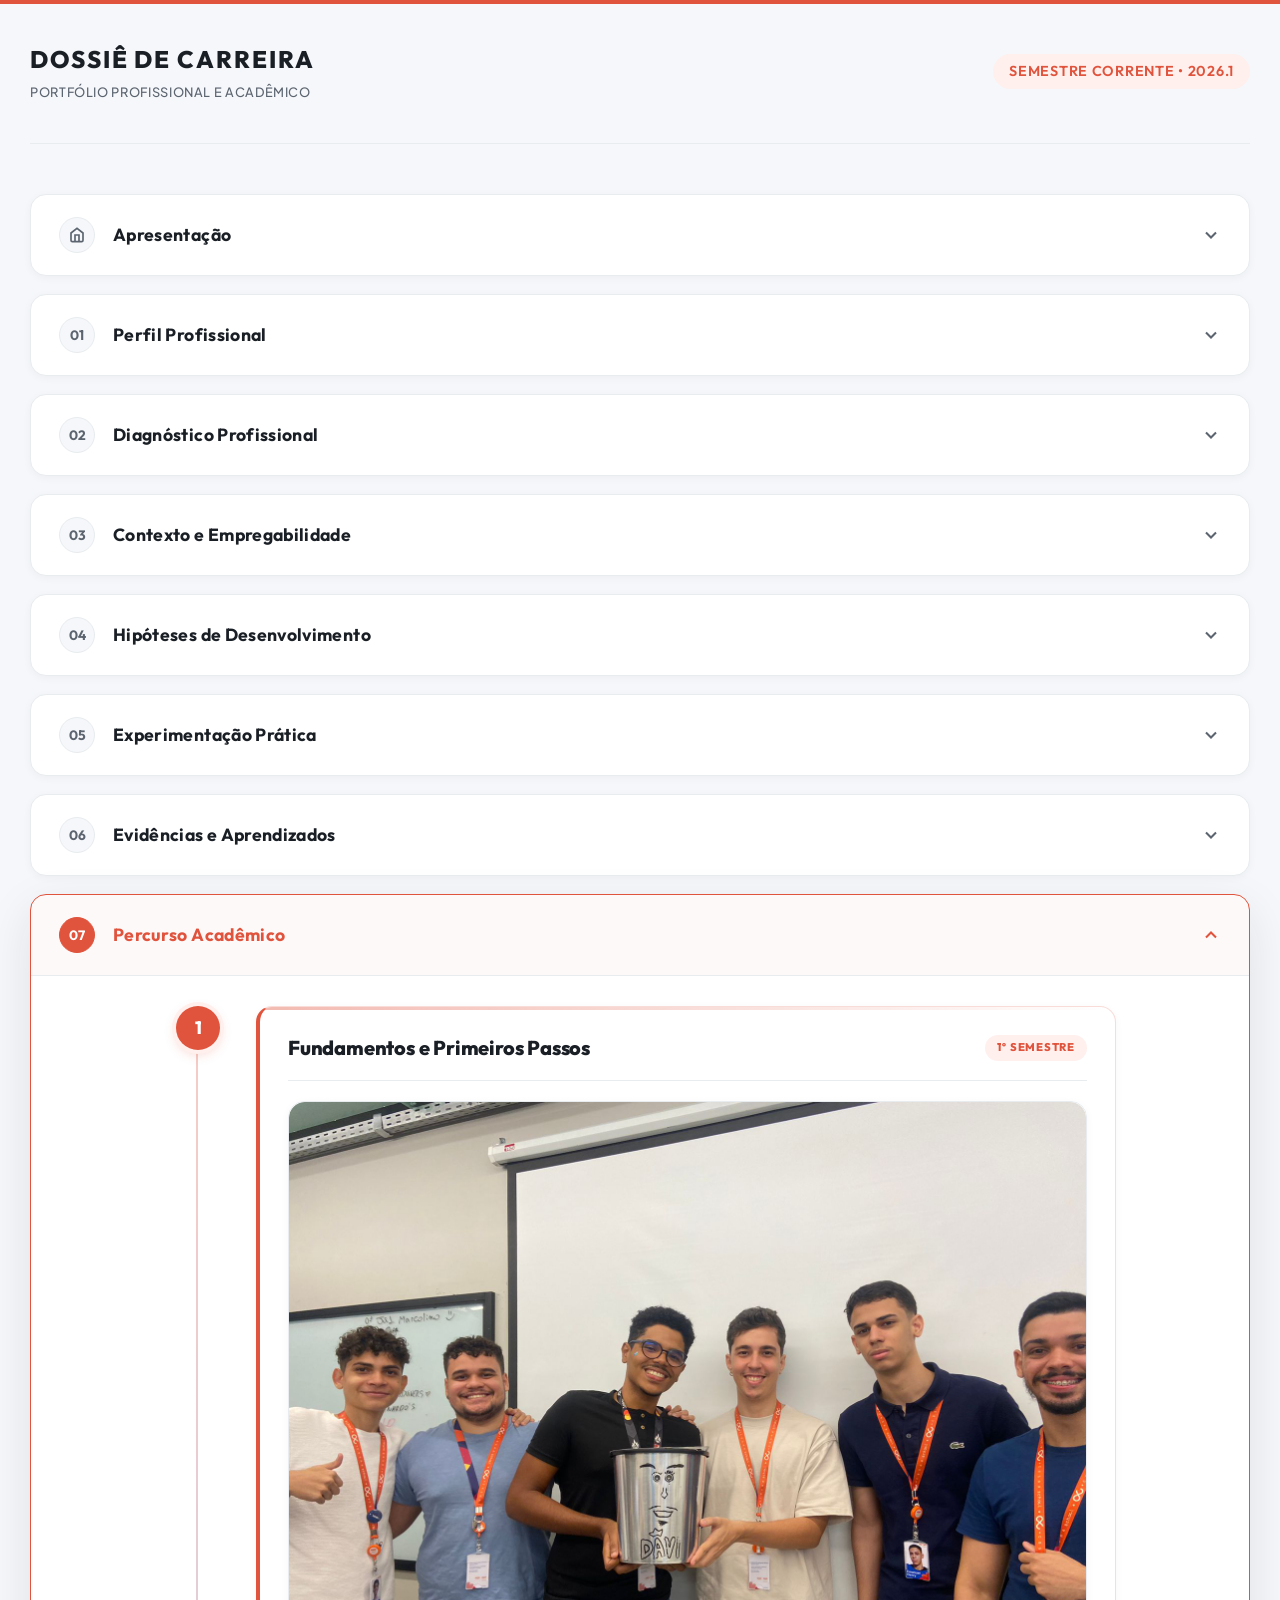
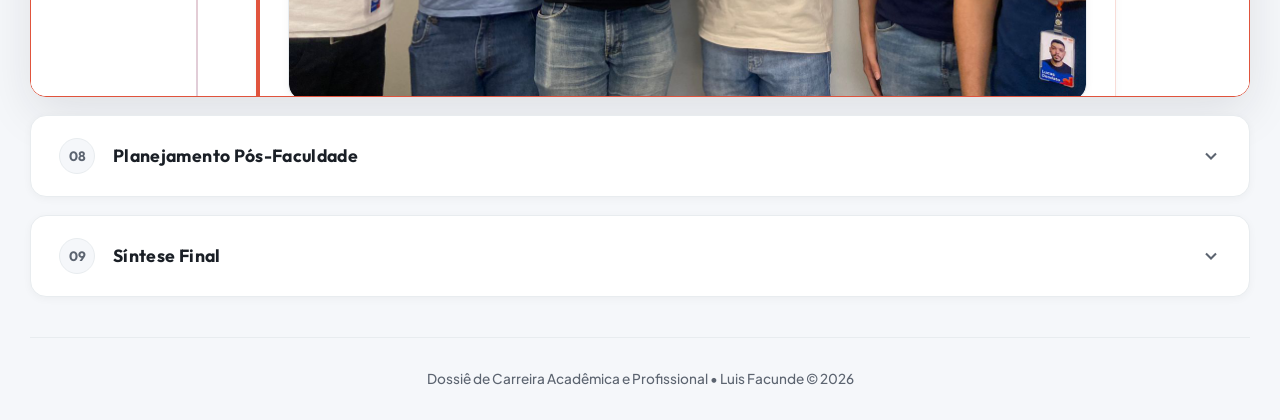
<file: 07-projetos-percurso-academico/index.html>
<!doctype html>
<html lang="pt-BR">
  <head>
    <meta charset="UTF-8" />
    <meta name="viewport" content="width=device-width, initial-scale=1.0" />
    <title>Projetos e Percurso Acadêmico | Luis Facunde</title>
    <meta
      name="description"
      content="Linha do tempo acadêmica com os 5 semestres da graduação na CESAR School: disciplinas cursadas, projetos desenvolvidos, experiências relevantes e evolução ao longo da jornada."
    />
    <!-- Google Fonts for elite, modern typography -->
    <link rel="preconnect" href="https://fonts.googleapis.com" />
    <link rel="preconnect" href="https://fonts.gstatic.com" crossorigin />
    <link
      href="https://fonts.googleapis.com/css2?family=Outfit:wght@300;400;500;600;700;800&family=Plus+Jakarta+Sans:wght@300;400;500;600;700&display=swap"
      rel="stylesheet"
    />
    <link rel="stylesheet" href="style.css" />
    <script src="script.js" defer></script>
  </head>
  <body>
    <!-- Cabeçalho visível apenas na visualização isolada -->
    <header class="section-isolated-header">
      <div class="isolated-logo">
        <span class="logo-text">DOSSIÊ DE CARREIRA</span>
        <span class="logo-subtext">Luis Henrique Facunde da Silva</span>
      </div>
    </header>

    <main class="academic-main-content">
      <!-- ============================================================
              LINHA DO TEMPO VERTICAL — 5 SEMESTRES
              ============================================================ -->
      <section class="timeline-section" id="linha-do-tempo">
        <div class="timeline-container">
          <!-- Linha vertical central -->
          <div class="timeline-line"></div>

          <!-- ── SEMESTRE 1 ── -->
          <article class="timeline-item" id="semestre-1">
            <div class="timeline-marker">
              <div class="marker-dot">
                <span class="marker-number">1</span>
              </div>
            </div>

            <div class="timeline-card">
              <!-- Cabeçalho do semestre -->
              <div class="semester-card-header">
                <div class="semester-title-block">
                  <h2 class="semester-title">Fundamentos e Primeiros Passos</h2>
                </div>
                <span class="semester-badge sem-1">1º Semestre</span>
              </div>

              <!-- Bloco de imagem do semestre -->
              <div class="semester-image-block">
                <div class="semester-image-preview" id="preview-semestre-1">
                  <img
                    src="../assets/fotos/1-sem-DAVI-projeto.jpg"
                    alt="Imagem do 1º Semestre"
                    class="preview-img"
                  />
                </div>
              </div>

              <!-- Conteúdo do semestre -->
              <div class="semester-content-grid">
                <div class="semester-content-block">
                  <h3 class="content-block-title">
                    <svg
                      xmlns="http://www.w3.org/2000/svg"
                      width="15"
                      height="15"
                      viewBox="0 0 24 24"
                      fill="none"
                      stroke="currentColor"
                      stroke-width="2.5"
                      stroke-linecap="round"
                      stroke-linejoin="round"
                    >
                      <path d="M2 3h6a4 4 0 0 1 4 4v14a3 3 0 0 0-3-3H2z"></path>
                      <path
                        d="M22 3h-6a4 4 0 0 0-4 4v14a3 3 0 0 1 3-3h7z"
                      ></path>
                    </svg>
                    Disciplinas
                  </h3>
                  <ul class="semester-tags-list">
                    <li class="tag">Projetos 1</li>
                    <li class="tag">Introdução à Computação</li>
                    <li class="tag">Matemática Para Computação</li>
                    <li class="tag">Sistemas Digitais</li>
                    <li class="tag">Fundamentos de Programação</li>
                    <li class="tag">
                      Fundamentos de Projetos 1: Gestão de Pessoas
                    </li>
                  </ul>
                </div>
                <div class="semester-content-block">
                  <h3 class="content-block-title">
                    <svg
                      xmlns="http://www.w3.org/2000/svg"
                      width="15"
                      height="15"
                      viewBox="0 0 24 24"
                      fill="none"
                      stroke="currentColor"
                      stroke-width="2.5"
                      stroke-linecap="round"
                      stroke-linejoin="round"
                    >
                      <polygon
                        points="12 2 15.09 8.26 22 9.27 17 14.14 18.18 21.02 12 17.77 5.82 21.02 7 14.14 2 9.27 8.91 8.26 12 2"
                      ></polygon>
                    </svg>
                    Destaques
                  </h3>
                  <ul class="semester-highlights-list">
                    <li>Primeiro contato com lógica de programação</li>
                    <li>Primeiros projetos desenvolvidos</li>
                    <li>Início da nova graduação</li>
                  </ul>
                </div>
              </div>
              <p class="semester-reflection">
                O primeiro semestre foi marcado pela introdução a nova faculdade
                e conciliar a escrita do TCC em nutrição com os primeiros
                fundamentos da facldade de ADS. Esse semestre foi marcado pela
                empolgação de viver uma nova etapa e de começar a aprender a
                como desenvolver o primeiro site. Dentre as disciplinas as que
                mais se destacaram para mim foram Sistemas Digitais, por
                apresentar os conceitos da computação física e palpavél,
                Introdução a Computação e Fuundamentos da Programação,
                disciplinas que me apresentaram a base fundamental para aprender
                qualquer ferramenta na área de tecnologia atualmente. Durante
                esse período também tive contato com os primeiros projetos em
                equipe, onde desenvolvemos o DAVI (na imagem, uma lixeira que
                abre a tampa por aproximação fisica) e a um projeto de ideação
                desenvolvido durante a residência tecnológica do Porto Digital.
                Ambas as experiências foram fundamentais paraq o meu
                desenvolvimentos técnico e comportamentol, pois representaram os
                primeiros desafios em lidar com a responsabilidade técnica de um
                projeto, a necessidade de equilibrar diferentes interesses entre
                os membros da equipe.
              </p>
            </div>
          </article>

          <!-- ── SEMESTRE 2 ── -->
          <article class="timeline-item timeline-item-right" id="semestre-2">
            <div class="timeline-marker">
              <div class="marker-dot marker-dot-2">
                <span class="marker-number">2</span>
              </div>
            </div>

            <div class="timeline-card timeline-card-2">
              <div class="semester-card-header">
                <div class="semester-title-block">
                  <h2 class="semester-title">
                    Estruturas e Desenvolvimento Web
                  </h2>
                </div>
                <span class="semester-badge sem-2">2º Semestre</span>
              </div>

              <!-- Bloco de imagem do semestre -->
              <div class="semester-image-block">
                <div class="semester-image-preview" id="preview-semestre-2">
                  <img
                    src="../assets/fotos/2-sem-Projeto-SJCC.jpg"
                    alt="Imagem do 2º Semestre"
                    class="preview-img"
                  />
                </div>
              </div>

              <div class="semester-content-grid">
                <div class="semester-content-block">
                  <h3 class="content-block-title">
                    <svg
                      xmlns="http://www.w3.org/2000/svg"
                      width="15"
                      height="15"
                      viewBox="0 0 24 24"
                      fill="none"
                      stroke="currentColor"
                      stroke-width="2.5"
                      stroke-linecap="round"
                      stroke-linejoin="round"
                    >
                      <path d="M2 3h6a4 4 0 0 1 4 4v14a3 3 0 0 0-3-3H2z"></path>
                      <path
                        d="M22 3h-6a4 4 0 0 0-4 4v14a3 3 0 0 1 3-3h7z"
                      ></path>
                    </svg>
                    Disciplinas
                  </h3>
                  <ul class="semester-tags-list">
                    <li class="tag tag-2">Projeto 2</li>
                    <li class="tag tag-2">
                      Programação Imperativa e Funcional
                    </li>
                    <li class="tag tag-2">Interface Humano Computador</li>
                    <li class="tag tag-2">Lógica para computação</li>
                    <li class="tag tag-2">
                      Fundamentos de Desenvolvimento de Software
                    </li>
                    <li class="tag tag-2">
                      Fundamentos de Projetos 2: Gestão de Projetos
                    </li>
                  </ul>
                </div>
                <div class="semester-content-block">
                  <h3 class="content-block-title">
                    <svg
                      xmlns="http://www.w3.org/2000/svg"
                      width="15"
                      height="15"
                      viewBox="0 0 24 24"
                      fill="none"
                      stroke="currentColor"
                      stroke-width="2.5"
                      stroke-linecap="round"
                      stroke-linejoin="round"
                    >
                      <polygon
                        points="12 2 15.09 8.26 22 9.27 17 14.14 18.18 21.02 12 17.77 5.82 21.02 7 14.14 2 9.27 8.91 8.26 12 2"
                      ></polygon>
                    </svg>
                    Destaques
                  </h3>
                  <ul class="semester-highlights-list">
                    <li>Primeiro projeto web completo</li>
                    <li>Trabalho em equipe sob metodologia ágil</li>
                    <li>O projeto sendo mais do que apenas código</li>
                  </ul>
                </div>
              </div>

              <p class="semester-reflection">
                O segundo semestre aprofundou o conhecimento técnico e foi o
                ponto de virada para entender o desenvolvimento de software de
                ponta a ponta. Nesse semestre tive a oportunidade de aprender a
                linguagem C, extremamente técnica e desafiadora, bem como
                entender os fundamentos de desenvolvimento de um software e os
                padrões para planejar um software da melhor forma possível. Em
                paralelo com esse novos conhecimentos também pude desenvolver o
                projeot I.D.E.I.A. em conjunto com toda a minha turma. O projeto
                foi desenvolvido para um cliente real, o Sistema Jornal do
                Comércio de Comunicação (SJCC). Durante o projeto atuei como
                desenvolvedor front-end e foi marcado por ter que aprender uma
                nova tecnologia, um framework chamado de
                <strong>React.js</strong>. Apesar de ser desafiador, o resultado
                e o que aprendi com ele perduram até hoje e refletem nas minhas
                decisões sobre as equipes em como é desafiador coordenar um
                equipe grande e atribuir responsabilidades.
              </p>
            </div>
          </article>

          <!-- ── SEMESTRE 3 ── -->
          <article class="timeline-item" id="semestre-3">
            <div class="timeline-marker">
              <div class="marker-dot marker-dot-3">
                <span class="marker-number">3</span>
              </div>
            </div>

            <div class="timeline-card timeline-card-3">
              <div class="semester-card-header">
                <div class="semester-title-block">
                  <h2 class="semester-title">Engenharia de Software</h2>
                </div>
                <span class="semester-badge sem-3">3º Semestre</span>
              </div>

              <!-- Bloco de imagem do semestre -->
              <div class="semester-image-block">
                <div class="semester-image-preview" id="preview-semestre-3">
                  <img
                    src="../assets/fotos/3-sem-admissao-FAV.jpg"
                    alt="Imagem do 3º Semestre"
                    class="preview-img"
                  />
                </div>
              </div>

              <div class="semester-content-grid">
                <div class="semester-content-block">
                  <h3 class="content-block-title">
                    <svg
                      xmlns="http://www.w3.org/2000/svg"
                      width="15"
                      height="15"
                      viewBox="0 0 24 24"
                      fill="none"
                      stroke="currentColor"
                      stroke-width="2.5"
                      stroke-linecap="round"
                      stroke-linejoin="round"
                    >
                      <path d="M2 3h6a4 4 0 0 1 4 4v14a3 3 0 0 0-3-3H2z"></path>
                      <path
                        d="M22 3h-6a4 4 0 0 0-4 4v14a3 3 0 0 1 3-3h7z"
                      ></path>
                    </svg>
                    Disciplinas
                  </h3>
                  <ul class="semester-tags-list">
                    <li class="tag tag-3">Projeto 3</li>
                    <li class="tag tag-3">Programação Orientada a Objetos</li>
                    <li class="tag tag-3">Infraestrutura de Software</li>
                    <li class="tag tag-3">Infraestrutura de Comunicação</li>
                    <li class="tag tag-3">Algorirmos e Estrutura de Dados</li>
                    <li class="tag tag-3">Estatística e Probabilidade</li>
                  </ul>
                </div>
                <div class="semester-content-block">
                  <h3 class="content-block-title">
                    <svg
                      xmlns="http://www.w3.org/2000/svg"
                      width="15"
                      height="15"
                      viewBox="0 0 24 24"
                      fill="none"
                      stroke="currentColor"
                      stroke-width="2.5"
                      stroke-linecap="round"
                      stroke-linejoin="round"
                    >
                      <polygon
                        points="12 2 15.09 8.26 22 9.27 17 14.14 18.18 21.02 12 17.77 5.82 21.02 7 14.14 2 9.27 8.91 8.26 12 2"
                      ></polygon>
                    </svg>
                    Destaques
                  </h3>
                  <ul class="semester-highlights-list">
                    <li>
                      Primeiros conceitos de padrões de arquitetura de software
                    </li>
                    <li>Primeira linguagem tipicamente Orientada a Objetos</li>
                    <li>
                      Primeira experiência de estágio profissional paralelo às
                      aulas
                    </li>
                  </ul>
                </div>
              </div>

              <p class="semester-reflection">
                O terceiro semestre expandiu os horizontes apresentando o
                conceitos de programação orientada a objetos, infraestrutura de
                software e algoritmos. Foi um semetre divertido, onde o
                professores traziam muito das experiências vividas e também o
                periodo com mais projetos em paralelo para serem entregues,
                exigindo um gerenciamento minucioso para os cronogramas e
                Requisitos. Também foi durante esse período que inicei a
                estagiar na Fundação Altino Ventura. O início foi desafiador,
                pois a realidade da instituição utilizada ferramentas e uma
                linguagem que ainda não havia tido contato. Dessa forma, também
                um desafio aprender "na marra" e por alguns curso como criar
                querys em SQL o utilizar o sistema ERP MV. A felicidade do
                estágio também trouxe a tona a realidade de trabalhar e estudar
                ao mesmo tempo, exigindo um gerenciamento de crornogramas e
                escolher de forma inteligente onde investir meu tempo e energia
                para conseguir executar todas as demandas.
              </p>
            </div>
          </article>

          <!-- ── SEMESTRE 4 ── -->
          <article class="timeline-item timeline-item-right" id="semestre-4">
            <div class="timeline-marker">
              <div class="marker-dot marker-dot-4">
                <span class="marker-number">4</span>
              </div>
            </div>

            <div class="timeline-card timeline-card-4">
              <div class="semester-card-header">
                <div class="semester-title-block">
                  <h2 class="semester-title">Negócios, Dados e Liderança</h2>
                </div>
                <span class="semester-badge sem-4">4º Semestre</span>
              </div>

              <!-- Bloco de imagem do semestre -->
              <div class="semester-image-block">
                <div class="semester-image-preview" id="preview-semestre-4">
                  <img
                    src="../assets/fotos/4-sem-REC'n'Play.jpg"
                    alt="Imagem do 4º Semestre"
                    class="preview-img"
                  />
                </div>
              </div>

              <div class="semester-content-grid">
                <div class="semester-content-block">
                  <h3 class="content-block-title">
                    <svg
                      xmlns="http://www.w3.org/2000/svg"
                      width="15"
                      height="15"
                      viewBox="0 0 24 24"
                      fill="none"
                      stroke="currentColor"
                      stroke-width="2.5"
                      stroke-linecap="round"
                      stroke-linejoin="round"
                    >
                      <path d="M2 3h6a4 4 0 0 1 4 4v14a3 3 0 0 0-3-3H2z"></path>
                      <path
                        d="M22 3h-6a4 4 0 0 0-4 4v14a3 3 0 0 1 3-3h7z"
                      ></path>
                    </svg>
                    Disciplinas
                  </h3>
                  <ul class="semester-tags-list">
                    <li class="tag tag-4">Projeto 4</li>
                    <li class="tag tag-4">Engenharia de Software e IA</li>
                    <li class="tag tag-4">
                      Modelagem e Projeto de Banco de Dados
                    </li>
                    <li class="tag tag-4">
                      Requisitos, Projeto de Software e Validação de Requisitos
                    </li>
                    <li class="tag tag-4">
                      Fundamentos de Computação Concorrente, Paralela e
                      Distribuída
                    </li>
                    <li class="tag tag-4">Desenvolvimento Web</li>
                  </ul>
                </div>
                <div class="semester-content-block">
                  <h3 class="content-block-title">
                    <svg
                      xmlns="http://www.w3.org/2000/svg"
                      width="15"
                      height="15"
                      viewBox="0 0 24 24"
                      fill="none"
                      stroke="currentColor"
                      stroke-width="2.5"
                      stroke-linecap="round"
                      stroke-linejoin="round"
                    >
                      <polygon
                        points="12 2 15.09 8.26 22 9.27 17 14.14 18.18 21.02 12 17.77 5.82 21.02 7 14.14 2 9.27 8.91 8.26 12 2"
                      ></polygon>
                    </svg>
                    Destaques
                  </h3>
                  <ul class="semester-highlights-list">
                    <li>Descobri o gosto pode Bancos de Dados</li>
                    <li>Segundo voluntariado no REC'n'Play 2026</li>
                  </ul>
                </div>
              </div>
              <p class="semester-reflection">
                Aqui eu gostaria de destacar que em 2024, durante o 2º semestre,
                fui voluntariado pelo CESAR no REC'n'Play 2024 e também fui
                voluntariado na edição de 2025. Essa experiência no REC'n'Play
                ampliou muito as minhas habilidades de comunicação e trabalho em
                equipe, pois com essa oportunidade puder interegir e me conectar
                com diversas pessoas dos mais diversso cargos e percebi que eu
                me comunicava melhor do que eu pensava e foram momento de
                "destrave" na minha comunicação. Além disso, foi nesse período
                que ao cursar a disciplina de Modelagem e Banco de Dados percebi
                que eu gostava muito de banco de dados e comecei profundar meus
                estudos em banco de dados e na linguagem SQL, que também atuo em
                meu estágio. Falando em estágio, também comecei a propor ideias
                e até o desenvolvimento de sistemas na FAV para melhorar nossos
                processos internos.
              </p>
            </div>
          </article>

          <!-- ── SEMESTRE 5 ── -->
          <article class="timeline-item timeline-item-current" id="semestre-5">
            <div class="timeline-marker">
              <div class="marker-dot marker-dot-5">
                <span class="marker-number">5</span>
              </div>
            </div>

            <div class="timeline-card timeline-card-5">
              <!-- Badge "Em Andamento" -->
              <div class="current-badge-wrapper">
                <span class="current-badge">
                  <span class="current-dot"></span>
                  Em Andamento
                </span>
              </div>

              <div class="semester-card-header">
                <div class="semester-title-block">
                  <h2 class="semester-title">
                    Projeto Integrador e Síntese Final
                  </h2>
                </div>
                <span class="semester-badge sem-5">5º Semestre</span>
              </div>

              <!-- Bloco de imagem do semestre -->
              <div class="semester-image-block">
                <div class="semester-image-preview" id="preview-semestre-5">
                  <img
                    src="../assets/fotos/5-sem-aluno-destaque.jpeg"
                    alt="Imagem do 5º Semestre"
                    class="preview-img"
                  />
                </div>
              </div>

              <div class="semester-content-grid">
                <div class="semester-content-block">
                  <h3 class="content-block-title">
                    <svg
                      xmlns="http://www.w3.org/2000/svg"
                      width="15"
                      height="15"
                      viewBox="0 0 24 24"
                      fill="none"
                      stroke="currentColor"
                      stroke-width="2.5"
                      stroke-linecap="round"
                      stroke-linejoin="round"
                    >
                      <path d="M2 3h6a4 4 0 0 1 4 4v14a3 3 0 0 0-3-3H2z"></path>
                      <path
                        d="M22 3h-6a4 4 0 0 0-4 4v14a3 3 0 0 1 3-3h7z"
                      ></path>
                    </svg>
                    Disciplinas
                  </h3>
                  <ul class="semester-tags-list">
                    <li class="tag tag-5">Projeto 5</li>
                    <li class="tag tag-5">Segurança da Informação</li>
                    <li class="tag tag-5">Negócios na Internet</li>
                    <li class="tag tag-5">Desenvolvimento Mobile</li>
                  </ul>
                </div>
                <div class="semester-content-block">
                  <h3 class="content-block-title">
                    <svg
                      xmlns="http://www.w3.org/2000/svg"
                      width="15"
                      height="15"
                      viewBox="0 0 24 24"
                      fill="none"
                      stroke="currentColor"
                      stroke-width="2.5"
                      stroke-linecap="round"
                      stroke-linejoin="round"
                    >
                      <polygon
                        points="12 2 15.09 8.26 22 9.27 17 14.14 18.18 21.02 12 17.77 5.82 21.02 7 14.14 2 9.27 8.91 8.26 12 2"
                      ></polygon>
                    </svg>
                    Destaques
                  </h3>
                  <ul class="semester-highlights-list">
                    <li>
                      Representação da equipe de front-end no Projeto Integrador
                    </li>
                    <li>
                      Aluno destaque da etapa LeveUP da residência do Porto
                      Digital
                    </li>
                    <li>Primeiras entrevistas para vagas de junior</li>
                  </ul>
                </div>
              </div>

              <p class="semester-reflection">
                Percebi que a rotina de faculdade somada ao estágio estava
                desgastante e eu não estava redendo o que eu esperava nos
                projetos das faculdade e em estudar os conteúdos. Por isso,
                decidi cursar apenas as disciplinas obrigatórias, ficando com
                apenas 4 disciplinas e uma carga horário menor de aulas para
                equilibrar melhor as responsabilidades. Foi uma tática que
                funcionou ao longo do tempo, mas mesmo com 4 disciplinas
                houveram deslizes com cronogramas já a intensa rotina. Então,
                mesmo me formando mais tarde do que o previsto, consegui ter uma
                melhor forma de equilibrar a minha rotina. Cabe destacar que a
                disciplina de projetos 5 e a trilha de conhecimentos foram
                focadas em soft skills o que acabou me ajudando a me posicionar
                diante das entrevistas de entrego, onde consequentimente também
                tive a oportunidade de realizar as primeiras entrevistas e
                dinâmicas para essa posição. Com isso, também tomei a frente da
                equipe de desenvolvimento front-end do projeto integrador, uma
                posição que não havia me colocado antes. Assim como também fui
                certificados como Aluno Destaque da última etapa do programa de
                residência do Porto Digital para os alunos do Embarque Digital.
                Agora também sou aluno de iniciação científica voluntário pela
                CESAR School, o que ajudou a apertar um pouco mais a rotina, mas
                que está trazendo uma boa carga de conhecimentos de
                desenvolvimento mobile e inteligência artificial. Acredito que
                esse está sendo e foi o período que mais me exigiu capacidade em
                lidar com prazos, equipe, tarefas, organização e ansiedade. Mas,
                um dos mais recompensadores em termos de aprendizados e
                oportunidades.
              </p>
            </div>
          </article>
        </div>
      </section>

      <!-- Menu de Navegação Local -->
      <nav class="subpage-isolated-nav">
        <h3>Menu Dossiê</h3>
        <ul>
          <li><a href="../index.html">Página Inicial</a></li>
          <li>
            <a href="../01-perfil-profissional/index.html"
              >01 — Perfil Profissional</a
            >
          </li>
          <li>
            <a href="../02-diagnostico-profissional/index.html"
              >02 — Diagnóstico Profissional</a
            >
          </li>
          <li>
            <a href="../03-contexto-empregabilidade/index.html"
              >03 — Contexto e Empregabilidade</a
            >
          </li>
          <li>
            <a href="../04-hipoteses-desenvolvimento/index.html"
              >04 — Hipóteses de Desenvolvimento</a
            >
          </li>
          <li>
            <a href="../05-experimentacao-pratica/index.html"
              >05 — Experimentação Prática</a
            >
          </li>
          <li>
            <a href="../06-evidencias-aprendizados/index.html"
              >06 — Evidências e Aprendizados</a
            >
          </li>
          <li>
            <a
              href="../07-projetos-percurso-academico/index.html"
              class="active"
              >07 — Percurso Acadêmico</a
            >
          </li>
          <li>
            <a href="../08-planejamento-pos-faculdade/index.html"
              >08 — Planejamento Pós-Faculdade</a
            >
          </li>
          <li>
            <a href="../09-sintese-final/index.html">09 — Síntese Final</a>
          </li>
        </ul>
      </nav>
    </main>

    <!-- Rodapé visível apenas na visualização isolada -->
    <footer class="section-isolated-footer">
      <p>© 2026 Luis Facunde. Dossiê de Carreira Acadêmica e Profissional.</p>
    </footer>
  </body>
</html>
</file>
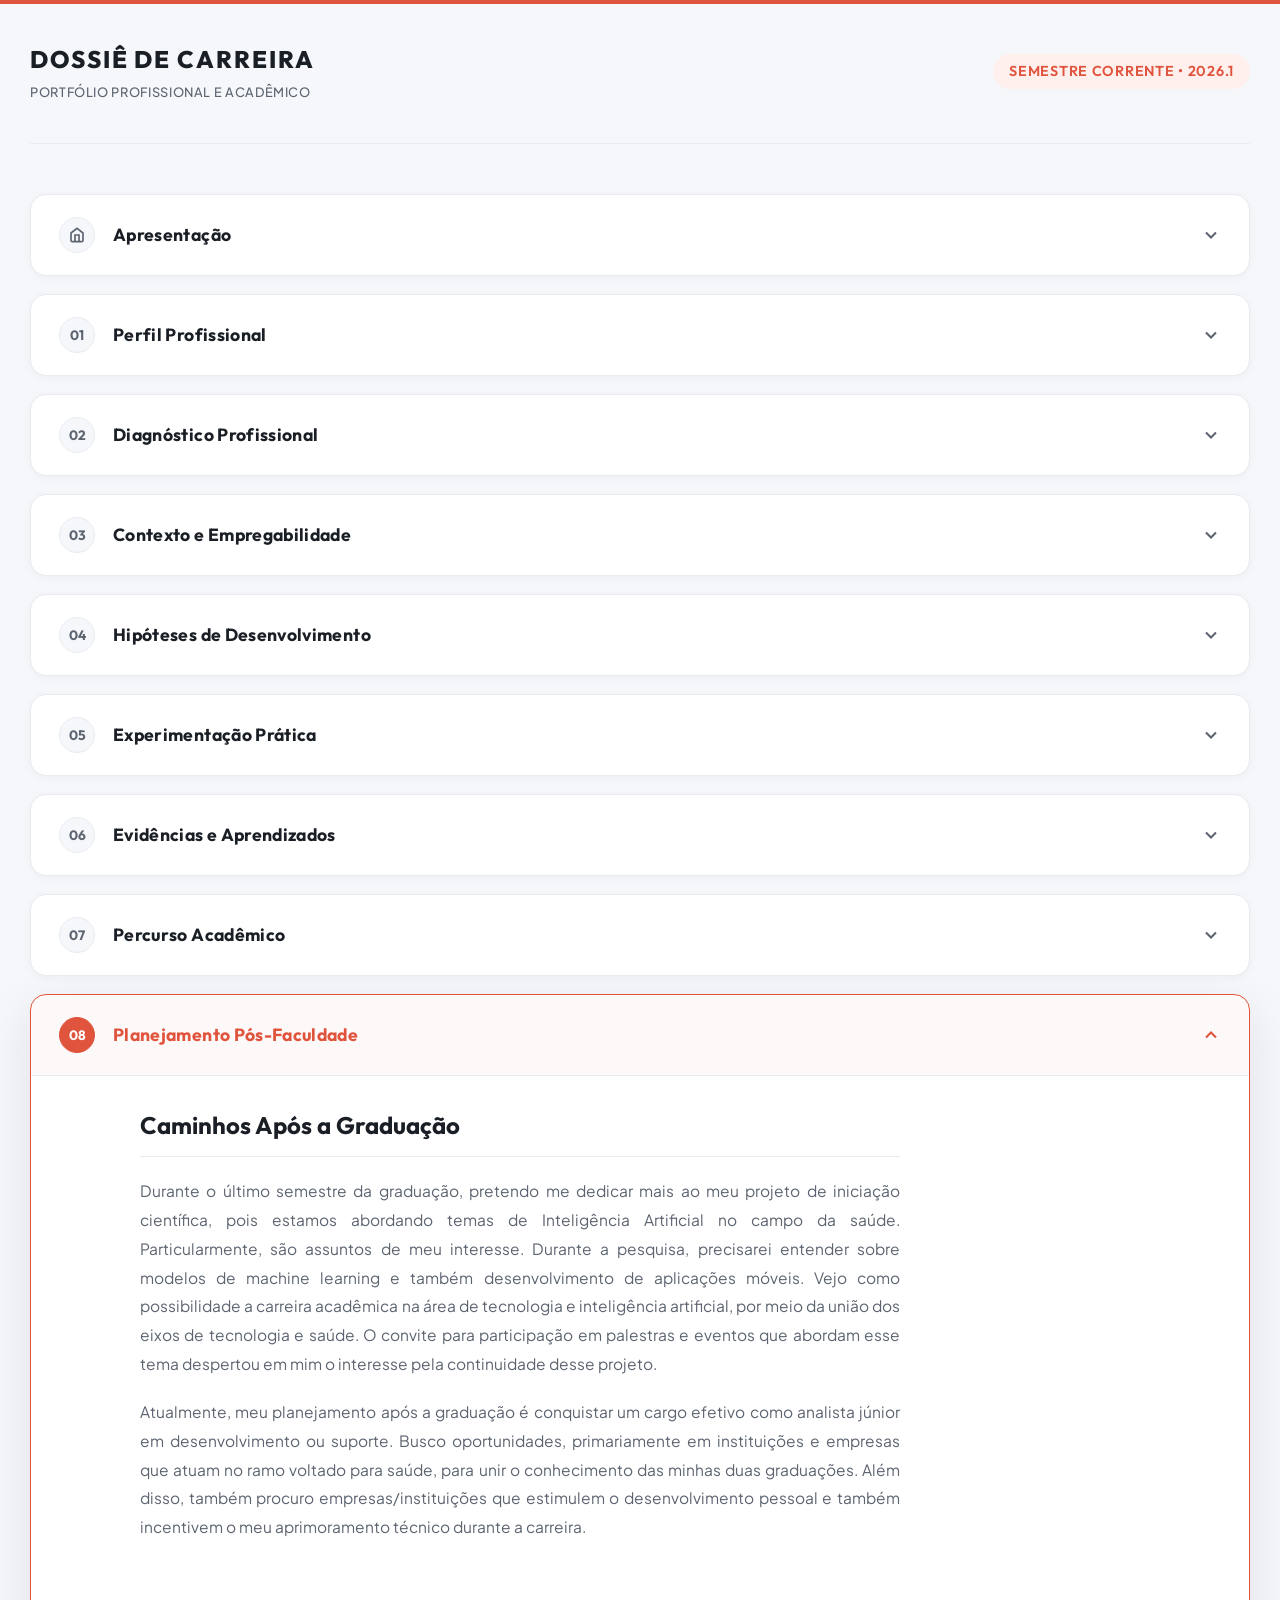
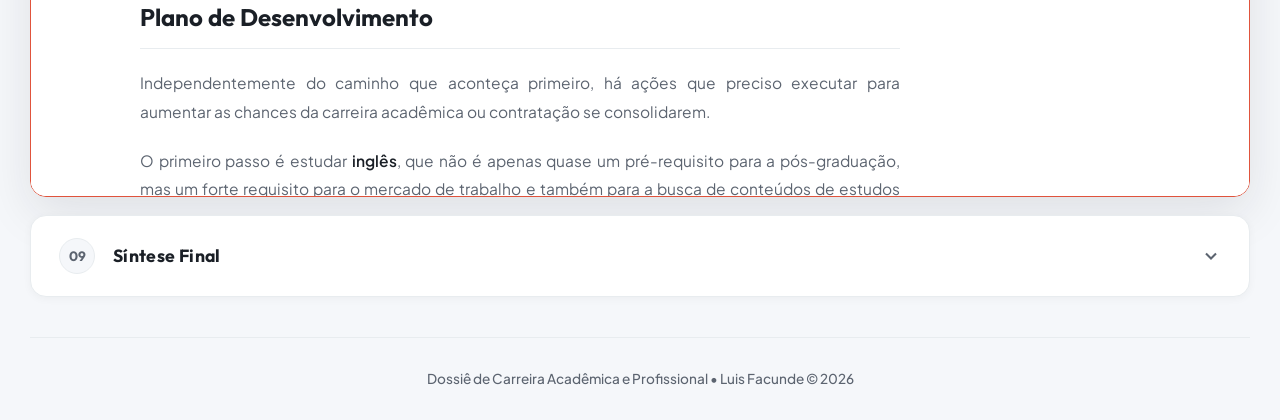
<file: 08-planejamento-pos-faculdade/index.html>
<!doctype html>
<html lang="pt-BR">
  <head>
    <meta charset="UTF-8" />
    <meta name="viewport" content="width=device-width, initial-scale=1.0" />
    <title>Planejamento Pós-Faculdade | Luis Facunde</title>
    <meta
      name="description"
      content="Possíveis caminhos após a graduação e plano de desenvolvimento para a transição da vida acadêmica para a carreira profissional."
    />
    <link rel="preconnect" href="https://fonts.googleapis.com" />
    <link rel="preconnect" href="https://fonts.gstatic.com" crossorigin />
    <link
      href="https://fonts.googleapis.com/css2?family=Outfit:wght@300;400;500;600;700;800&family=Plus+Jakarta+Sans:wght@300;400;500;600;700&display=swap"
      rel="stylesheet"
    />
    <link rel="stylesheet" href="style.css" />
    <script src="script.js" defer></script>
  </head>
  <body>
    <!-- Cabeçalho visível apenas na visualização isolada -->
    <header class="section-isolated-header">
      <div class="isolated-logo">
        <span class="logo-text">DOSSIÊ DE CARREIRA</span>
        <span class="logo-subtext">Luis Henrique Facunde da Silva</span>
      </div>
    </header>

    <main class="pos-main-content">
      <!-- Título Editorial
         <div class="section-editorial-title">
            <h1 class="editorial-heading">Planejamento Pós-Faculdade</h1>
            <p class="editorial-lead">
               Possíveis caminhos após a graduação e as ações concretas que
               orientam a transição da vida acadêmica para a carreira profissional.
            </p>
         </div> -->

      <!-- =========================================================
              SEÇÃO 1: CAMINHOS APÓS A GRADUAÇÃO
              ========================================================= -->
      <section class="pos-section" id="caminhos">
        <h2 class="section-title">Caminhos Após a Graduação</h2>

        <div class="prose-block">
          <p>
            Durante o último semestre da graduação, pretendo me dedicar mais ao
            meu projeto de iniciação científica, pois estamos abordando temas de
            Inteligência Artificial no campo da saúde. Particularmente, são
            assuntos de meu interesse. Durante a pesquisa, precisarei entender
            sobre modelos de machine learning e também desenvolvimento de
            aplicações móveis. Vejo como possibilidade a carreira acadêmica na
            área de tecnologia e inteligência artificial, por meio da união dos
            eixos de tecnologia e saúde. O convite para participação em
            palestras e eventos que abordam esse tema despertou em mim o
            interesse pela continuidade desse projeto.
          </p>

          <p>
            Atualmente, meu planejamento após a graduação é conquistar um cargo
            efetivo como analista júnior em desenvolvimento ou suporte. Busco
            oportunidades, primariamente em instituições e empresas que atuam no
            ramo voltado para saúde, para unir o conhecimento das minhas duas
            graduações. Além disso, também procuro empresas/instituições que
            estimulem o desenvolvimento pessoal e também incentivem o meu
            aprimoramento técnico durante a carreira.
          </p>
        </div>
      </section>

      <!-- =========================================================
              SEÇÃO 2: PLANO DE DESENVOLVIMENTO
              ========================================================= -->
      <section class="pos-section" id="plano-desenvolvimento">
        <h2 class="section-title">Plano de Desenvolvimento</h2>

        <div class="prose-block">
          <p>
            Independentemente do caminho que aconteça primeiro, há ações que
            preciso executar para aumentar as chances da carreira acadêmica ou
            contratação se consolidarem.
          </p>
          <p>
            O primeiro passo é estudar <strong>inglês</strong>, que não é apenas
            quase um pré-requisito para a pós-graduação, mas um forte requisito
            para o mercado de trabalho e também para a busca de conteúdos de
            estudos mais aprofundados. Por isso, já estou buscando alternativas
            para cursos mais acessíveis, para que eu possa estudar de maneira
            mais estruturada. Embora aprender uma língua estrangeira exija uma
            dedicação diária.
          </p>

          <p>
            Além disso, organizar e documentar meu portfólio (GitHub) de
            estudos, estágio e faculdade para serem apresentados de forma mais
            profissional e poder mostrar as minhas habilidades para
            recrutadores. Também pretendo ser mais regular com postagens no
            LinkedIn, com pelo menos duas postagens relevantes por mês.
          </p>
        </div>
      </section>

      <!-- Menu de Navegação Local -->
      <nav class="subpage-isolated-nav">
        <h3>Menu Dossiê</h3>
        <ul>
          <li><a href="../index.html">Página Inicial</a></li>
          <li>
            <a href="../01-perfil-profissional/index.html"
              >01 — Perfil Profissional</a
            >
          </li>
          <li>
            <a href="../02-diagnostico-profissional/index.html"
              >02 — Diagnóstico Profissional</a
            >
          </li>
          <li>
            <a href="../03-contexto-empregabilidade/index.html"
              >03 — Contexto e Empregabilidade</a
            >
          </li>
          <li>
            <a href="../04-hipoteses-desenvolvimento/index.html"
              >04 — Hipóteses de Desenvolvimento</a
            >
          </li>
          <li>
            <a href="../05-experimentacao-pratica/index.html"
              >05 — Experimentação Prática</a
            >
          </li>
          <li>
            <a href="../06-evidencias-aprendizados/index.html"
              >06 — Evidências e Aprendizados</a
            >
          </li>
          <li>
            <a href="../07-projetos-percurso-academico/index.html"
              >07 — Percurso Acadêmico</a
            >
          </li>
          <li>
            <a href="../08-planejamento-pos-faculdade/index.html" class="active"
              >08 — Planejamento Pós-Faculdade</a
            >
          </li>
          <li>
            <a href="../09-sintese-final/index.html">09 — Síntese Final</a>
          </li>
        </ul>
      </nav>
    </main>

    <!-- Rodapé visível apenas na visualização isolada -->
    <footer class="section-isolated-footer">
      <p>© 2026 Luis Facunde. Dossiê de Carreira Acadêmica e Profissional.</p>
    </footer>
  </body>
</html>
</file>
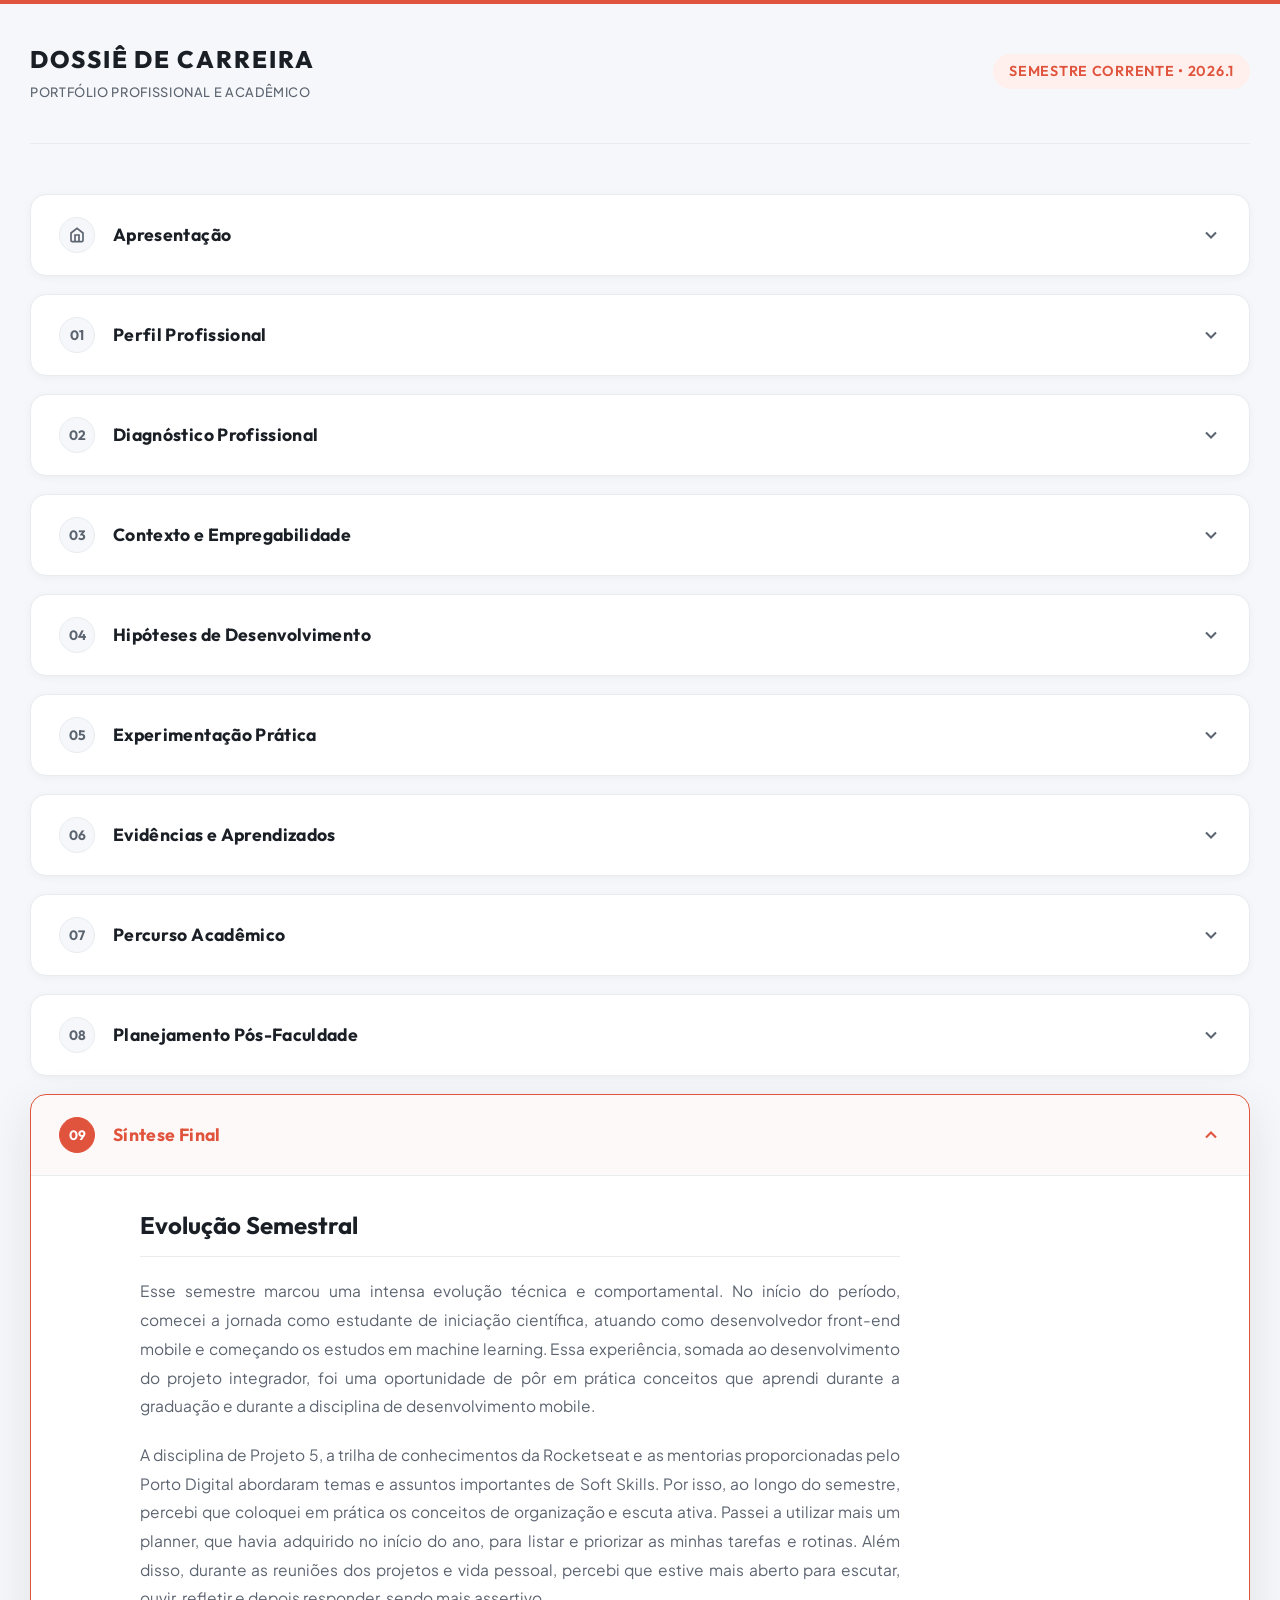
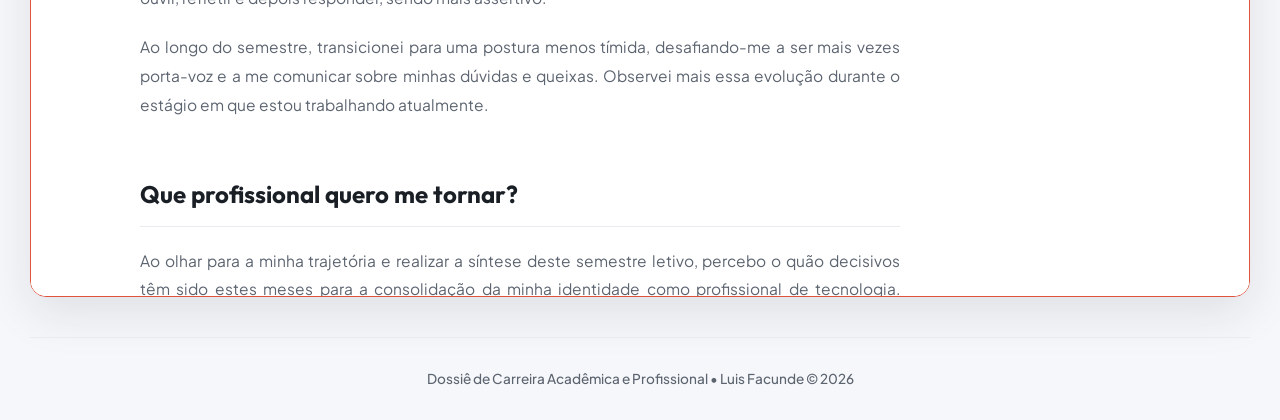
<file: 09-sintese-final/index.html>
<!doctype html>
<html lang="pt-BR">
   <head>
      <meta charset="UTF-8" />
      <meta name="viewport" content="width=device-width, initial-scale=1.0" />
      <title>Síntese Final | Luis Facunde</title>
      <meta
         name="description"
         content="Comparação entre o início e o final do semestre letivo e a carta profissional respondendo a pergunta: Que profissional quero me tornar?"
      />
      <link rel="preconnect" href="https://fonts.googleapis.com" />
      <link rel="preconnect" href="https://fonts.gstatic.com" crossorigin />
      <link
         href="https://fonts.googleapis.com/css2?family=Outfit:wght@300;400;500;600;700;800&family=Plus+Jakarta+Sans:wght@300;400;500;600;700&display=swap"
         rel="stylesheet"
      />
      <link rel="stylesheet" href="style.css" />
      <script src="script.js" defer></script>
   </head>
   <body>
      <!-- Cabeçalho visível apenas na visualização isolada -->
      <header class="section-isolated-header">
         <div class="isolated-logo">
            <span class="logo-text">DOSSIÊ DE CARREIRA</span>
            <span class="logo-subtext">Luis Henrique Facunde da Silva</span>
         </div>
      </header>

      <main class="synthesis-main-content">
         <!-- Título Editorial
         <div class="section-editorial-title">
            <h1 class="editorial-heading">Síntese Final</h1>
            <p class="editorial-lead">
               Uma retrospectiva crítica sobre a evolução técnica e comportamental durante o semestre e a consolidação dos objetivos profissionais futuros.
            </p>
         </div> -->

         <!-- =========================================================
              SEÇÃO 1: EVOLUÇÃO SEMESTRAL
              ========================================================= -->
         <section class="synthesis-section" id="evolucao-semestral">
            <h2 class="section-title">Evolução Semestral</h2>
            <div class="prose-block">
               <p>
                  Esse semestre marcou uma intensa evolução técnica e
                  comportamental. No início do período, comecei a jornada como
                  estudante de iniciação científica, atuando como desenvolvedor
                  front-end mobile e começando os estudos em machine learning.
                  Essa experiência, somada ao desenvolvimento do projeto
                  integrador, foi uma oportunidade de pôr em prática conceitos
                  que aprendi durante a graduação e durante a disciplina de
                  desenvolvimento mobile.
               </p>
               <p>
                  A disciplina de Projeto 5, a trilha de conhecimentos da
                  Rocketseat e as mentorias proporcionadas pelo Porto Digital
                  abordaram temas e assuntos importantes de Soft Skills. Por
                  isso, ao longo do semestre, percebi que coloquei em prática os
                  conceitos de organização e escuta ativa. Passei a utilizar
                  mais um planner, que havia adquirido no início do ano, para
                  listar e priorizar as minhas tarefas e rotinas. Além disso,
                  durante as reuniões dos projetos e vida pessoal, percebi que
                  estive mais aberto para escutar, ouvir, refletir e depois
                  responder, sendo mais assertivo.
               </p>
               <p>
                  Ao longo do semestre, transicionei para uma postura menos
                  tímida, desafiando-me a ser mais vezes porta-voz e a me
                  comunicar sobre minhas dúvidas e queixas. Observei mais essa
                  evolução durante o estágio em que estou trabalhando
                  atualmente.
               </p>
            </div>
         </section>

         <!-- =========================================================
              SEÇÃO 2: CARTA PROFISSIONAL
              ========================================================= -->
         <section class="synthesis-section" id="carta-profissional">
            <h2 class="section-title">Que profissional quero me tornar?</h2>
            <div class="prose-block">
               <p>
                  Ao olhar para a minha trajetória e realizar a síntese deste
                  semestre letivo, percebo o quão decisivos têm sido estes meses
                  para a consolidação da minha identidade como profissional de
                  tecnologia. Quero me tornar um desenvolvedor de software
                  focado em resolver problemas com impacto real na vida das
                  pessoas e organizações, com especial afinidade pela área de
                  Saúde Digital (Digital Health). Busco entender as regras de
                  negócio, a jornada do usuário e a arquitetura técnica ideal
                  para a criação de novas soluções. A minha atuação no
                  desenvolvimento do AppCardio e a Fundação Altino Ventura me
                  mostraram que a tecnologia é uma ferramenta que serve de ponte
                  para otimizar operações que já seriam realizadas.
               </p>
               <p>
                  No aspecto técnico, meu objetivo a longo prazo é estruturar um
                  perfil fullstack sólido. Quero aprofundar meu domínio no banco
                  de dados e expandir minhas habilidades de arquitetura para a
                  stack Node.js/TypeScript e a linguagem Java.
               </p>
               <p>
                  No aspecto comportamental, o profissional que quero me tornar
                  é uma pessoa empática, comunicativa e assertiva. Entendi que
                  softwares de qualidade surgem de alinhamentos, escuta ativa e
                  respeito técnico dentro do time. Aspiro poder colaborar também
                  com o repasse do meu conhecimento, servindo de mentor para
                  desenvolvedores iniciantes e ajudando a traduzir requisitos
                  complexos de negócios em fluxos de atividades e fluxos claros.
               </p>
               <p>
                  Por fim, pretendo ser um profissional conectado globalmente.
                  Aprender o inglês para ir além da leitura técnica, abrindo
                  caminhos para atuações no mercado internacional e para a
                  absorção contínua das inovações mais avançadas do setor.
               </p>
               <p
                  style="
                     margin-top: 20px;
                     font-style: italic;
                     color: var(--text-muted);
                  "
               >
                  junho de 2026<br />
                  Luis Henrique Facunde da Silva<br />
                  Estudante de Análise e Desenvolvimento de Sistemas
               </p>
            </div>
         </section>

         <!-- Menu de Navegação Local -->
         <nav class="subpage-isolated-nav">
            <h3>Menu Dossiê</h3>
            <ul>
               <li><a href="../index.html">Página Inicial</a></li>
               <li>
                  <a href="../01-perfil-profissional/index.html"
                     >01 — Perfil Profissional</a
                  >
               </li>
               <li>
                  <a href="../02-diagnostico-profissional/index.html"
                     >02 — Diagnóstico Profissional</a
                  >
               </li>
               <li>
                  <a href="../03-contexto-empregabilidade/index.html"
                     >03 — Contexto e Empregabilidade</a
                  >
               </li>
               <li>
                  <a href="../04-hipoteses-desenvolvimento/index.html"
                     >04 — Hipóteses de Desenvolvimento</a
                  >
               </li>
               <li>
                  <a href="../05-experimentacao-pratica/index.html"
                     >05 — Experimentação Prática</a
                  >
               </li>
               <li>
                  <a href="../06-evidencias-aprendizados/index.html"
                     >06 — Evidências e Aprendizados</a
                  >
               </li>
               <li>
                  <a href="../07-projetos-percurso-academico/index.html"
                     >07 — Percurso Acadêmico</a
                  >
               </li>
               <li>
                  <a href="../08-planejamento-pos-faculdade/index.html"
                     >08 — Planejamento Pós-Faculdade</a
                  >
               </li>
               <li>
                  <a href="../09-sintese-final/index.html" class="active"
                     >09 — Síntese Final</a
                  >
               </li>
            </ul>
         </nav>
      </main>

      <!-- Rodapé visível apenas na visualização isolada -->
      <footer class="section-isolated-footer">
         <p>
            © 2026 Luis Facunde. Dossiê de Carreira Acadêmica e Profissional.
         </p>
      </footer>
   </body>
</html>
</file>
<file: style.css>
:root {
    --bg-app: #f5f7fa;
    --bg-card: #ffffff;
    --text-main: #1a1f26;
    --text-muted: #5c6470;
    --accent: #e0533c; /* Laranja Burnt Orange Editorial */
    --accent-glow: rgba(224, 83, 60, 0.15);
    --accent-light: #fff0ed;
    --border: #e8ecef;
    --border-hover: rgba(224, 83, 60, 0.3);
    --font-head:
        "Outfit", -apple-system, BlinkMacSystemFont, "Segoe UI", Roboto,
        sans-serif;
    --font-body:
        "Plus Jakarta Sans", -apple-system, BlinkMacSystemFont, "Segoe UI",
        Roboto, sans-serif;

    --shadow-sm: 0 2px 8px rgba(0, 0, 0, 0.04);
    --shadow-md: 0 8px 24px rgba(26, 31, 38, 0.06);
    --shadow-lg: 0 16px 48px rgba(26, 31, 38, 0.1);

    --transition: all 0.3s cubic-bezier(0.16, 1, 0.3, 1);
    --border-radius: 16px;
}

/* Reset Geral & Configuração Base */
* {
    box-sizing: border-box;
    margin: 0;
    padding: 0;
}

body {
    font-family: var(--font-body);
    background-color: var(--bg-app);
    color: var(--text-main);
    line-height: 1.6;
    -webkit-font-smoothing: antialiased;
    overflow-x: hidden;
}

/* Container Principal */
.app-container {
    max-width: 1560px;
    margin: 0 auto;
    padding: 0 30px;
    min-height: 100vh;
    display: flex;
    flex-direction: column;
    position: relative;
}

/* Linha superior de destaque estilo editorial */
.top-accent-bar {
    position: absolute;
    top: 0;
    left: 0;
    width: 100%;
    height: 4px;
    background-color: var(--accent);
}

/* Header */
.main-header {
    display: flex;
    justify-content: space-between;
    align-items: center;
    padding: 40px 0;
    border-bottom: 1px solid var(--border);
}

.header-logo {
    display: flex;
    flex-direction: column;
}

.logo-text {
    font-family: var(--font-head);
    font-weight: 800;
    font-size: 1.5rem;
    letter-spacing: 0.08em;
    color: var(--text-main);
}

.logo-subtext {
    font-size: 0.8rem;
    font-weight: 500;
    letter-spacing: 0.05em;
    color: var(--text-muted);
    text-transform: uppercase;
    margin-top: 4px;
}

.header-tag {
    font-family: var(--font-head);
    font-weight: 600;
    font-size: 0.9rem;
    text-transform: uppercase;
    letter-spacing: 0.05em;
    color: var(--accent);
    background-color: var(--accent-light);
    padding: 6px 16px;
    border-radius: 30px;
}

/* Layout Principal (Fluxo Vertical) */
.home-layout {
    display: flex;
    flex-direction: column;
    gap: 48px;
    margin: 40px 0;
}

/* Coluna 1: Banner Horizontal de Perfil */
.profile-card {
    background-color: var(--bg-card);
    border-radius: var(--border-radius);
    border: 1px solid var(--border);
    box-shadow: var(--shadow-md);
    overflow: hidden;
    display: grid;
    grid-template-columns: 350px 1fr; /* Foto na lateral esquerda (350px) e informações na direita (1fr) */
    transition: var(--transition);
}

.profile-card:hover {
    box-shadow: var(--shadow-lg);
    border-color: var(--border-hover);
}

.profile-image-container {
    width: 100%;
    height: 100%; /* Preenche toda a altura da section calculada pelo conteúdo */
    min-height: 420px; /* Garante uma excelente altura padrão para exibição da foto */
    position: relative;
    background-color: #e2e8f0;
    overflow: hidden;
}

.profile-image {
    width: 100%;
    height: 100%;
    object-fit: cover;
    object-position: center top;
    transition: var(--transition);
}

.profile-card:hover .profile-image {
    transform: scale(1.03);
}

.profile-image-overlay {
    position: absolute;
    top: 0;
    left: 0;
    width: 100%;
    height: 100%;
    background: linear-gradient(
        180deg,
        rgba(26, 31, 38, 0) 50%,
        rgba(26, 31, 38, 0.7) 100%
    );
}

.profile-info {
    padding: 30px;
}

.profile-name {
    font-family: var(--font-head);
    font-weight: 700;
    font-size: 1.6rem;
    line-height: 1.2;
    color: var(--text-main);
}

.profile-title {
    font-size: 0.95rem;
    color: var(--text-muted);
    font-weight: 500;
    margin-top: 8px;
}

.profile-divider {
    height: 1px;
    background-color: var(--border);
    margin: 24px 0;
}

.profile-bio h3,
.profile-interests h3 {
    font-family: var(--font-head);
    font-size: 0.9rem;
    text-transform: uppercase;
    letter-spacing: 0.05em;
    color: var(--text-main);
    margin-bottom: 12px;
    font-weight: 700;
}

.profile-bio p {
    font-size: 0.9rem;
    color: var(--text-muted);
    line-height: 1.6;
}

.profile-interests {
    margin-top: 24px;
}

.interests-tags {
    display: flex;
    flex-wrap: wrap;
    gap: 8px;
}

.interest-tag {
    font-size: 0.75rem;
    background-color: var(--bg-app);
    color: var(--text-muted);
    padding: 6px 12px;
    border-radius: 8px;
    font-weight: 600;
    border: 1px solid var(--border);
    transition: var(--transition);
}

.interest-tag:hover {
    border-color: var(--accent);
    color: var(--accent);
    background-color: var(--accent-light);
}

.profile-objectives {
    margin-top: 24px;
}

.objectives-list {
    display: flex;
    flex-direction: column;
    gap: 10px;
}

.objective-item {
    display: flex;
    align-items: center;
    gap: 10px;
    font-size: 0.85rem;
    color: var(--text-muted);
    font-weight: 600;
    transition: var(--transition);
}

.objective-item:hover {
    color: var(--accent);
    transform: translateX(4px);
}

.objective-icon {
    display: flex;
    align-items: center;
    justify-content: center;
    color: var(--accent);
    flex-shrink: 0;
    transition: var(--transition);
}

.objective-item:hover .objective-icon {
    transform: scale(1.2);
}

/* Links Sociais */
.profile-links {
    display: grid;
    grid-template-columns: 1fr 1fr;
    gap: 10px;
    margin-top: 30px;
}

.social-link {
    display: flex;
    justify-content: center;
    align-items: center;
    padding: 10px;
    border-radius: 10px;
    font-size: 0.85rem;
    font-weight: 600;
    text-decoration: none;
    transition: var(--transition);
    border: 1px solid var(--border);
    font-family: var(--font-head);
}

.social-link.linkedin {
    background-color: #0077b5;
    color: #ffffff;
    border-color: #0077b5;
}

.social-link.linkedin:hover {
    background-color: #006296;
    box-shadow: 0 4px 12px rgba(0, 119, 181, 0.2);
}

.social-link.github {
    background-color: #24292e;
    color: #ffffff;
    border-color: #24292e;
}

.social-link.github:hover {
    background-color: #161b22;
    box-shadow: 0 4px 12px rgba(36, 41, 46, 0.2);
}

.social-link.resume {
    grid-column: span 2;
    background-color: var(--bg-app);
    color: var(--text-main);
}

.social-link.resume:hover {
    background-color: var(--accent-light);
    border-color: var(--accent);
    color: var(--accent);
}

/* Estilização para o Token de Placeholder LOREM IPSUM */
.placeholder-tag {
    font-size: 0.7rem;
    color: var(--accent);
    font-style: italic;
    font-weight: 700;
    opacity: 0.8;
    margin-left: 2px;
}

/* ==========================================================================
   SISTEMA DE PÁGINAS COLAPSADAS (ACORDEÃO PREMIUM)
   ========================================================================== */

.collapsible-system {
    display: flex;
    flex-direction: column;
    gap: 18px;
    width: 100%;
    margin-top: 10px;
}

.collapsible-section {
    background-color: var(--bg-card);
    border: 1px solid var(--border);
    border-radius: var(--border-radius);
    box-shadow: var(--shadow-sm);
    overflow: hidden;
    transition: var(--transition);
}

.collapsible-section:hover {
    box-shadow: var(--shadow-md);
    border-color: var(--border-hover);
}

.collapsible-section.expanded {
    box-shadow: var(--shadow-lg);
    border-color: var(--accent);
}

.section-trigger {
    width: 100%;
    background: none;
    border: none;
    display: flex;
    justify-content: space-between;
    align-items: center;
    padding: 22px 28px;
    cursor: pointer;
    font-family: var(--font-head);
    color: var(--text-main);
    text-align: left;
    transition: var(--transition);
    user-select: none;
    outline: none;
}

.section-trigger:hover {
    background-color: rgba(224, 83, 60, 0.02);
}

.collapsible-section.expanded .section-trigger {
    background-color: rgba(224, 83, 60, 0.03);
    border-bottom: 1px solid var(--border);
}

.trigger-left {
    display: flex;
    align-items: center;
    gap: 18px;
}

.section-badge {
    display: flex;
    align-items: center;
    justify-content: center;
    width: 36px;
    height: 36px;
    background-color: var(--bg-app);
    border: 1px solid var(--border);
    border-radius: 50%;
    font-size: 0.85rem;
    font-weight: 700;
    color: var(--text-muted);
    transition: var(--transition);
}

.collapsible-section.expanded .section-badge {
    background-color: var(--accent);
    border-color: var(--accent);
    color: #ffffff;
}

.badge-icon {
    color: var(--text-muted);
    transition: var(--transition);
}

.collapsible-section.expanded .badge-icon {
    color: #ffffff;
}

.section-title {
    font-size: 1.1rem;
    font-weight: 700;
    letter-spacing: 0.02em;
    transition: var(--transition);
}

.section-trigger:hover .section-title,
.collapsible-section.expanded .section-title {
    color: var(--accent);
}

.chevron-icon {
    display: flex;
    align-items: center;
    justify-content: center;
    color: var(--text-muted);
    transition: transform 0.4s cubic-bezier(0.16, 1, 0.3, 1), color 0.3s;
}

.section-trigger:hover .chevron-icon,
.collapsible-section.expanded .chevron-icon {
    color: var(--accent);
}

.collapsible-section.expanded .chevron-icon {
    transform: rotate(180deg);
}

.section-content-wrapper {
    display: grid;
    grid-template-rows: 0fr;
    transition: grid-template-rows 0.4s cubic-bezier(0.16, 1, 0.3, 1);
    overflow: hidden;
}

.collapsible-section.expanded .section-content-wrapper {
    grid-template-rows: 1fr;
}

.section-content-inner {
    min-height: 0;
    transition: opacity 0.4s ease;
    opacity: 0;
}

.collapsible-section.expanded .section-content-inner {
    opacity: 1;
}

/* Ajustes de Cartões Integrados nas Seções */
.collapsible-section .profile-card {
    box-shadow: none;
    border: none;
    border-radius: 0;
}

.collapsible-section .profile-card:hover {
    box-shadow: none;
    border-color: transparent;
}

/* Clean Iframe Integration */
.portfolio-iframe {
    width: 100%;
    height: 80vh;
    border: none;
    background-color: var(--bg-card);
    display: block;
    border-radius: 0;
}

/* Footer */
.main-footer {
    border-top: 1px solid var(--border);
    padding: 30px 0;
    margin-top: auto;
    text-align: center;
}

.main-footer p {
    font-size: 0.85rem;
    color: var(--text-muted);
    font-weight: 500;
}

/* ==========================================================================
   MÍDIA QUERIES - RESPONSIVIDADE
   ========================================================================== */

/* Telas de computadores pequenos ou tablets em paisagem */
@media (max-width: 1100px) {
    .profile-card {
        grid-template-columns: 300px 1fr; /* Foto um pouco mais estreita em telas intermediárias */
    }
    
    .profile-image-container {
        min-height: 400px;
    }
}

/* Telas mobile e tablets em retrato */
@media (max-width: 900px) {
    .profile-card {
        grid-template-columns: 1fr; /* Foto em cima, conteúdo embaixo */
    }

    .profile-image-container {
        height: 380px;
        min-height: auto;
    }
}

@media (max-width: 768px) {
    .app-container {
        padding: 0 20px;
    }

    .main-header {
        flex-direction: column;
        align-items: flex-start;
        gap: 12px;
        padding: 24px 0;
    }

    .logo-text {
        font-size: 1.25rem;
    }

    .logo-subtext {
        font-size: 0.7rem;
    }

    .header-tag {
        align-self: flex-start;
        font-size: 0.8rem;
        padding: 4px 12px;
    }

    .section-trigger {
        padding: 14px 18px;
    }

    .trigger-left {
        gap: 12px;
    }

    .section-badge {
        width: 30px;
        height: 30px;
        font-size: 0.75rem;
    }

    .section-badge svg.badge-icon {
        width: 14px;
        height: 14px;
    }

    .section-title {
        font-size: 0.95rem;
    }

    .grid-container {
        grid-template-columns: 1fr;
        gap: 16px;
    }
}
</file>
<file: 01-perfil-profissional/style.css>
/* ==========================================================================
   VARIÁVEIS E CONFIGURAÇÃO DO DESIGN SYSTEM
   ========================================================================== */
:root {
    --bg-app: #f5f7fa;
    --bg-card: #ffffff;
    --text-main: #1a1f26;
    --text-muted: #5c6470;
    --accent: #e0533c; /* Laranja Burnt Orange Editorial */
    --accent-glow: rgba(224, 83, 60, 0.15);
    --accent-light: #fff0ed;
    --border: #e8ecef;
    --border-hover: rgba(224, 83, 60, 0.3);
    
    --font-head: "Outfit", -apple-system, BlinkMacSystemFont, "Segoe UI", Roboto, sans-serif;
    --font-body: "Plus Jakarta Sans", -apple-system, BlinkMacSystemFont, "Segoe UI", Roboto, sans-serif;

    --shadow-sm: 0 2px 8px rgba(0, 0, 0, 0.04);
    --shadow-md: 0 8px 24px rgba(26, 31, 38, 0.06);
    --shadow-lg: 0 16px 48px rgba(26, 31, 38, 0.1);

    --transition: all 0.3s cubic-bezier(0.16, 1, 0.3, 1);
    --border-radius: 16px;
}

/* Reset Geral */
* {
    box-sizing: border-box;
    margin: 0;
    padding: 0;
}

body {
    font-family: var(--font-body);
    background-color: var(--bg-card);
    color: var(--text-main);
    line-height: 1.6;
    -webkit-font-smoothing: antialiased;
}

/* ==========================================================================
   ESTILOS DE VISUALIZAÇÃO ISOLADA (Ocultados dinamicamente no portal principal)
   ========================================================================== */
.section-isolated-header {
    background-color: var(--bg-card);
    border-bottom: 1px solid var(--border);
    padding: 24px 40px;
    max-width: 1000px;
    margin: 0 auto;
}

.isolated-logo {
    display: flex;
    flex-direction: column;
}

.isolated-logo .logo-text {
    font-family: var(--font-head);
    font-weight: 800;
    font-size: 1.25rem;
    letter-spacing: 0.08em;
    color: var(--text-main);
}

.isolated-logo .logo-subtext {
    font-size: 0.75rem;
    font-weight: 500;
    letter-spacing: 0.05em;
    color: var(--text-muted);
    text-transform: uppercase;
    margin-top: 4px;
}

.section-isolated-footer {
    border-top: 1px solid var(--border);
    padding: 30px 0;
    margin-top: 60px;
    text-align: center;
    background-color: var(--bg-app);
}

.section-isolated-footer p {
    font-size: 0.8rem;
    color: var(--text-muted);
    font-weight: 500;
}

/* Menu de Navegação na Visão Isolada */
.subpage-isolated-nav {
    margin-top: 60px;
    padding: 30px;
    background-color: var(--bg-app);
    border-radius: var(--border-radius);
    border: 1px solid var(--border);
}

.subpage-isolated-nav h3 {
    font-family: var(--font-head);
    font-size: 0.95rem;
    text-transform: uppercase;
    letter-spacing: 0.05em;
    color: var(--text-main);
    margin-bottom: 16px;
    font-weight: 700;
}

.subpage-isolated-nav ul {
    list-style: none;
    display: grid;
    grid-template-columns: repeat(auto-fill, minmax(220px, 1fr));
    gap: 12px;
}

.subpage-isolated-nav a {
    font-size: 0.85rem;
    color: var(--text-muted);
    text-decoration: none;
    font-weight: 500;
    transition: var(--transition);
    display: block;
    padding: 6px 12px;
    border-radius: 8px;
    border: 1px solid transparent;
}

.subpage-isolated-nav a:hover,
.subpage-isolated-nav a.active {
    color: var(--accent);
    background-color: var(--accent-light);
    border-color: rgba(224, 83, 60, 0.2);
}

/* ==========================================================================
   CONTEÚDO PRINCIPAL (Main & Estrutura Editorial)
   ========================================================================== */
.profile-main-content {
    max-width: 1000px;
    margin: 0 auto;
    padding: 0 0 60px 0;
}

/* Título de Seção estilo Editorial */
.section-editorial-title {
    margin-bottom: 40px;
    position: relative;
    border-bottom: 2px solid var(--border);
    padding-bottom: 24px;
}

.editorial-badge {
    font-family: var(--font-head);
    font-weight: 700;
    font-size: 0.8rem;
    text-transform: uppercase;
    letter-spacing: 0.08em;
    color: var(--accent);
    background-color: var(--accent-light);
    padding: 4px 12px;
    border-radius: 30px;
    display: inline-block;
    margin-bottom: 12px;
}

.editorial-heading {
    font-family: var(--font-head);
    font-weight: 800;
    font-size: 2.2rem;
    color: var(--text-main);
    letter-spacing: -0.02em;
    line-height: 1.1;
    margin-bottom: 12px;
}

.editorial-lead {
    font-size: 1.05rem;
    color: var(--text-muted);
    max-width: 800px;
}

/* Card Genérico de Seção */
.profile-section-card {
    background-color: var(--bg-card);
    border-radius: var(--border-radius);
    border: 1px solid var(--border);
    box-shadow: var(--shadow-sm);
    padding: 36px;
    margin-bottom: 30px;
    transition: var(--transition);
}

.profile-section-card:hover {
    box-shadow: var(--shadow-md);
    border-color: var(--border-hover);
}

/* Cabeçalho do Card */
.card-header {
    display: flex;
    align-items: center;
    gap: 14px;
    margin-bottom: 28px;
    border-bottom: 1px solid var(--border);
    padding-bottom: 16px;
}

.header-icon {
    display: flex;
    align-items: center;
    justify-content: center;
    color: var(--accent);
    background-color: var(--accent-light);
    width: 42px;
    height: 42px;
    border-radius: 10px;
}

.card-title {
    font-family: var(--font-head);
    font-size: 1.35rem;
    font-weight: 700;
    color: var(--text-main);
}

/* ==========================================================================
   SEÇÃO 1: TIMELINE DE FORMAÇÃO ACADÊMICA
   ========================================================================== */
.timeline {
    position: relative;
    padding-left: 28px;
}

/* Linha central da timeline */
.timeline::before {
    content: '';
    position: absolute;
    top: 6px;
    left: 7px;
    width: 2px;
    height: calc(100% - 12px);
    background-color: var(--border);
}

.timeline-item {
    position: relative;
    margin-bottom: 32px;
}

.timeline-item:last-child {
    margin-bottom: 0;
}

/* Marcador (Bolinha) na timeline */
.timeline-marker {
    position: absolute;
    top: 6px;
    left: -28px;
    width: 16px;
    height: 16px;
    border-radius: 50%;
    background-color: var(--bg-card);
    border: 3px solid var(--accent);
    transition: var(--transition);
    z-index: 2;
}

.timeline-item:hover .timeline-marker {
    transform: scale(1.3);
    background-color: var(--accent);
    box-shadow: 0 0 0 4px var(--accent-glow);
}

.timeline-content {
    display: flex;
    flex-direction: column;
    gap: 6px;
}

.timeline-date {
    font-family: var(--font-head);
    font-size: 0.8rem;
    font-weight: 700;
    color: var(--accent);
    background-color: var(--accent-light);
    padding: 2px 10px;
    border-radius: 30px;
    align-self: flex-start;
}

.timeline-institution {
    font-family: var(--font-head);
    font-size: 1.15rem;
    font-weight: 700;
    color: var(--text-main);
}

.timeline-degree {
    font-size: 0.95rem;
    font-weight: 600;
    color: var(--text-muted);
    margin-top: -2px;
}

.timeline-details {
    font-size: 0.9rem;
    color: var(--text-muted);
    line-height: 1.6;
    margin-top: 4px;
}

/* ==========================================================================
   SEÇÃO 2: GRID DE COMPETÊNCIAS
   ========================================================================== */
.skills-grid {
    display: grid;
    grid-template-columns: 1.2fr 1fr; /* Coluna técnica um pouco maior */
    gap: 40px;
}

.skills-column {
    display: flex;
    flex-direction: column;
    gap: 24px;
}

.skills-subtitle {
    font-family: var(--font-head);
    font-size: 1.1rem;
    font-weight: 700;
    color: var(--text-main);
    border-left: 3px solid var(--accent);
    padding-left: 12px;
}

.skills-group {
    display: flex;
    flex-direction: column;
    gap: 10px;
}

.group-title {
    font-size: 0.85rem;
    font-weight: 700;
    letter-spacing: 0.05em;
    color: var(--text-muted);
}

.tags-container {
    display: flex;
    flex-wrap: wrap;
    gap: 8px;
}

.skill-tag {
    font-size: 0.78rem;
    padding: 6px 12px;
    border-radius: 8px;
    font-weight: 600;
    border: 1px solid var(--border);
    transition: var(--transition);
}

/* Hard Skills Tags */
.skill-tag.tech {
    background-color: var(--bg-app);
    color: var(--text-muted);
}

.skill-tag.tech:hover {
    border-color: var(--accent);
    color: var(--accent);
    background-color: var(--accent-light);
    transform: translateY(-2px);
}

/* Soft Skills List */
.soft-skills-list {
    display: flex;
    flex-direction: column;
    gap: 16px;
}

.soft-skill-item {
    display: flex;
    gap: 12px;
    align-items: flex-start;
}

.soft-skill-icon {
    color: var(--accent);
    flex-shrink: 0;
    display: flex;
    align-items: center;
    justify-content: center;
    margin-top: 4px;
}

.soft-skill-content {
    font-size: 0.9rem;
    color: var(--text-muted);
    line-height: 1.5;
}

.soft-skill-content strong {
    color: var(--text-main);
    display: block;
    font-size: 0.92rem;
    margin-bottom: 2px;
}

/* ==========================================================================
   SEÇÃO 3: PROJETOS RELEVANTES
   ========================================================================== */
.project-detail-card {
    background-color: var(--bg-card);
    border: 1px solid var(--border);
    border-radius: 12px;
    padding: 28px;
    transition: var(--transition);
}

.project-detail-card:hover {
    border-color: rgba(224, 83, 60, 0.35);
    box-shadow: var(--shadow-md);
}

.project-grid {
    display: grid;
    grid-template-columns: 1.2fr 1fr;
    gap: 28px;
    align-items: stretch;
}

/* Variante para projetos com imagem mobile (21:9 portrait) */
.project-grid.has-mobile-image {
    grid-template-columns: 1fr 1fr;
}

.project-info {
    display: flex;
    flex-direction: column;
    gap: 14px;
}

.project-tag {
    font-family: var(--font-head);
    font-size: 0.72rem;
    font-weight: 700;
    text-transform: uppercase;
    letter-spacing: 0.05em;
    color: var(--accent);
    background-color: var(--accent-light);
    padding: 4px 10px;
    border-radius: 30px;
    align-self: flex-start;
}

.project-name {
    font-family: var(--font-head);
    font-size: 1.4rem;
    font-weight: 700;
    color: var(--text-main);
    line-height: 1.2;
}

.project-lead-text {
    font-size: 0.92rem;
    color: var(--text-muted);
    font-weight: 600;
    margin-top: -6px;
}

.project-topic {
    display: flex;
    flex-direction: column;
    gap: 4px;
}

.project-topic strong {
    font-size: 0.85rem;
    color: var(--text-main);
    text-transform: uppercase;
    letter-spacing: 0.02em;
}

.project-topic p {
    font-size: 0.88rem;
    color: var(--text-muted);
    line-height: 1.5;
}

/* Divisores internos dos projetos */
.project-card-divider {
    height: 1px;
    background-color: var(--border);
    margin: 24px 0;
}

/* Detalhes expandidos (Desenvolvimento, Dificuldade, Aprendizados) */
.project-expansion-details {
    display: grid;
    grid-template-columns: repeat(3, 1fr);
    gap: 20px;
}

.detail-block {
    display: flex;
    flex-direction: column;
    gap: 6px;
}

.detail-block-title {
    font-family: var(--font-head);
    font-size: 0.9rem;
    font-weight: 700;
    color: var(--text-main);
}

.detail-block p {
    font-size: 0.85rem;
    color: var(--text-muted);
    line-height: 1.5;
}

/* Habilidades no rodapé do projeto */
.project-skills-used {
    margin-top: 24px;
    display: flex;
    align-items: center;
    gap: 12px;
    flex-wrap: wrap;
    background-color: var(--bg-app);
    padding: 12px 18px;
    border-radius: 8px;
    border: 1px solid var(--border);
}

.project-skills-used strong {
    font-size: 0.82rem;
    color: var(--text-main);
    text-transform: uppercase;
    letter-spacing: 0.02em;
}

.skill-tag.used {
    background-color: var(--bg-card);
    color: var(--accent);
    border-color: rgba(224, 83, 60, 0.15);
    font-size: 0.74rem;
    padding: 4px 10px;
}

.skill-tag.used:hover {
    background-color: var(--accent-light);
    border-color: var(--accent);
}

/* ==========================================================================
   TEMPLATE DE INSERÇÃO DE IMAGEM (PLACEHOLDER)
   ========================================================================== */
.project-image-column {
    height: 100%;
    display: flex;
    align-items: stretch;
}

.image-placeholder-container {
    width: 100%;
    min-height: 220px;
    background: linear-gradient(135deg, #ffffff 0%, var(--bg-app) 100%);
    border: 2px dashed rgba(224, 83, 60, 0.25);
    border-radius: 12px;
    display: flex;
    align-items: center;
    justify-content: center;
    padding: 20px;
    text-align: center;
    position: relative;
    overflow: hidden;
    transition: var(--transition);
}

/* Container com imagem mobile (screenshot de smartphone) */
.image-placeholder-container.mobile-screenshot {
    min-height: 420px;
    padding: 0;
    background: var(--bg-app);
    border: 1px solid var(--border);
}

/* Container com screenshot desktop/landscape (terminal, app web) */
.image-placeholder-container.desktop-screenshot {
    min-height: 280px;
    padding: 0;
    background: #0d0d0d;
    border: 1px solid var(--border);
    border-radius: 12px;
}

.image-placeholder-container.desktop-screenshot:hover {
    transform: none;
    box-shadow: var(--shadow-md);
    border-color: var(--border);
}

.image-placeholder-container::before {
    content: '';
    position: absolute;
    top: 0;
    left: 0;
    width: 100%;
    height: 100%;
    background-color: var(--accent);
    opacity: 0;
    transition: var(--transition);
    z-index: 1;
}

.image-placeholder-container:hover {
    border-color: var(--accent);
    transform: translateY(-2px);
    box-shadow: 0 6px 18px rgba(224, 83, 60, 0.08);
}

.placeholder-visual {
    display: flex;
    flex-direction: column;
    align-items: center;
    justify-content: center;
    gap: 8px;
    z-index: 2;
    transition: var(--transition);
}

.placeholder-icon {
    color: var(--accent);
    opacity: 0.6;
    transition: var(--transition);
}

.image-placeholder-container:hover .placeholder-icon {
    transform: scale(1.1);
    opacity: 1;
}

.placeholder-title {
    font-family: var(--font-head);
    font-size: 0.95rem;
    font-weight: 700;
    color: var(--text-main);
}

.placeholder-subtitle {
    font-size: 0.78rem;
    color: var(--text-muted);
    font-weight: 500;
}

.placeholder-instructions {
    margin-top: 10px;
    padding: 4px 10px;
    background-color: var(--bg-card);
    border: 1px solid var(--border);
    border-radius: 6px;
    display: inline-block;
}

.placeholder-instructions code {
    font-family: Consolas, Monaco, Lucida Console, monospace;
    font-size: 0.72rem;
    color: var(--accent);
    font-weight: 600;
}

/* Suporte para quando uma imagem for ativada no projeto */
.project-real-image {
    width: 100%;
    height: 100%;
    object-fit: cover;
    position: absolute;
    top: 0;
    left: 0;
    border-radius: 10px;
    z-index: 3;
}

/* Screenshot mobile: contain sem corte, centralizado */
.project-real-image.contain {
    object-fit: contain;
    background: var(--bg-app);
}

/* Crop alinhado à esquerda: preenche o container, corte no lado direito */
.project-real-image.crop-left {
    object-fit: cover;
    object-position: left center;
}

/* Crop alinhado ao topo: preenche o container, corte na parte de baixo */
.project-real-image.crop-top {
    object-fit: cover;
    object-position: center top;
}

/* Ajustes no container quando a imagem real está ativa */
.image-placeholder-container:has(.project-real-image) {
    border: 1px solid var(--border);
    background: var(--bg-app);
    padding: 0;
}

.image-placeholder-container:has(.project-real-image) .placeholder-visual {
    display: none;
}

/* Container mobile com imagem: remove borda tracejada e hover */
.image-placeholder-container.mobile-screenshot:hover {
    transform: none;
    box-shadow: none;
    border-color: var(--border);
}

/* ==========================================================================
   RESPONSIVIDADE E ADAPTAÇÕES DE TELA
   ========================================================================== */
@media (max-width: 900px) {
    .skills-grid {
        grid-template-columns: 1fr;
        gap: 30px;
    }

    .project-grid {
        grid-template-columns: 1fr;
        gap: 20px;
    }

    .project-image-column {
        height: auto;
    }

    .image-placeholder-container {
        min-height: 200px;
    }

    .project-expansion-details {
        grid-template-columns: 1fr;
        gap: 16px;
    }
}

@media (max-width: 768px) {
    .section-isolated-header {
        padding: 20px;
    }

    .profile-section-card {
        padding: 24px;
    }

    .editorial-heading {
        font-size: 1.8rem;
    }
    
    .timeline {
        padding-left: 20px;
    }
    
    .timeline::before {
        left: 3px;
    }

    .timeline-marker {
        left: -20px;
        width: 12px;
        height: 12px;
        border-width: 2px;
    }
}
</file>
<file: 02-diagnostico-profissional/style.css>
/* ==========================================================================
   VARIÁVEIS E CONFIGURAÇÃO DO DESIGN SYSTEM
   ========================================================================== */
:root {
    --bg-app: #f5f7fa;
    --bg-card: #ffffff;
    --text-main: #1a1f26;
    --text-muted: #5c6470;
    --accent: #e0533c; /* Laranja Burnt Orange Editorial */
    --accent-glow: rgba(224, 83, 60, 0.15);
    --accent-light: #fff0ed;
    --border: #e8ecef;
    --border-hover: rgba(224, 83, 60, 0.3);
    
    --font-head: "Outfit", -apple-system, BlinkMacSystemFont, "Segoe UI", Roboto, sans-serif;
    --font-body: "Plus Jakarta Sans", -apple-system, BlinkMacSystemFont, "Segoe UI", Roboto, sans-serif;

    --shadow-sm: 0 2px 8px rgba(0, 0, 0, 0.04);
    --shadow-md: 0 8px 24px rgba(26, 31, 38, 0.06);
    --shadow-lg: 0 16px 48px rgba(26, 31, 38, 0.1);

    --transition: all 0.3s cubic-bezier(0.16, 1, 0.3, 1);
    --border-radius: 16px;

    /* Cores dos Quadrantes de Diagnóstico */
    --color-strength: #2e7d32;
    --bg-strength: #f1f8f3;
    --border-strength: rgba(46, 125, 50, 0.12);

    --color-difficulty: #d32f2f;
    --bg-difficulty: #fdf5f5;
    --border-difficulty: rgba(211, 47, 47, 0.1);

    --color-group: #1565c0;
    --bg-group: #f0f7fc;
    --border-group: rgba(21, 101, 192, 0.1);

    --color-improvement: #6a1b9a;
    --bg-improvement: #f9f2fc;
    --border-improvement: rgba(106, 27, 154, 0.1);
}

/* Reset Geral */
* {
    box-sizing: border-box;
    margin: 0;
    padding: 0;
}

body {
    font-family: var(--font-body);
    background-color: var(--bg-card);
    color: var(--text-main);
    line-height: 1.6;
    -webkit-font-smoothing: antialiased;
}

/* ==========================================================================
   ESTILOS DE VISUALIZAÇÃO ISOLADA (Ocultados dinamicamente no portal principal)
   ========================================================================== */
.section-isolated-header {
    background-color: var(--bg-card);
    border-bottom: 1px solid var(--border);
    padding: 24px 40px;
    max-width: 1000px;
    margin: 0 auto;
}

.isolated-logo {
    display: flex;
    flex-direction: column;
}

.isolated-logo .logo-text {
    font-family: var(--font-head);
    font-weight: 800;
    font-size: 1.25rem;
    letter-spacing: 0.08em;
    color: var(--text-main);
}

.isolated-logo .logo-subtext {
    font-size: 0.75rem;
    font-weight: 500;
    letter-spacing: 0.05em;
    color: var(--text-muted);
    text-transform: uppercase;
    margin-top: 4px;
}

.section-isolated-footer {
    border-top: 1px solid var(--border);
    padding: 30px 0;
    margin-top: 60px;
    text-align: center;
    background-color: var(--bg-app);
}

.section-isolated-footer p {
    font-size: 0.8rem;
    color: var(--text-muted);
    font-weight: 500;
}

/* Menu de Navegação na Visão Isolada */
.subpage-isolated-nav {
    margin-top: 60px;
    padding: 30px;
    background-color: var(--bg-app);
    border-radius: var(--border-radius);
    border: 1px solid var(--border);
}

.subpage-isolated-nav h3 {
    font-family: var(--font-head);
    font-size: 0.95rem;
    text-transform: uppercase;
    letter-spacing: 0.05em;
    color: var(--text-main);
    margin-bottom: 16px;
    font-weight: 700;
}

.subpage-isolated-nav ul {
    list-style: none;
    display: grid;
    grid-template-columns: repeat(auto-fill, minmax(220px, 1fr));
    gap: 12px;
}

.subpage-isolated-nav a {
    font-size: 0.85rem;
    color: var(--text-muted);
    text-decoration: none;
    font-weight: 500;
    transition: var(--transition);
    display: block;
    padding: 6px 12px;
    border-radius: 8px;
    border: 1px solid transparent;
}

.subpage-isolated-nav a:hover,
.subpage-isolated-nav a.active {
    color: var(--accent);
    background-color: var(--accent-light);
    border-color: rgba(224, 83, 60, 0.2);
}

/* ==========================================================================
   CONTEÚDO PRINCIPAL (Main & Estrutura Editorial)
   ========================================================================== */
.diagnostic-main-content {
    max-width: 1000px;
    margin: 0 auto;
    padding: 0 0 60px 0;
}

/* Título de Seção estilo Editorial */
.section-editorial-title {
    margin-bottom: 40px;
    position: relative;
    border-bottom: 2px solid var(--border);
    padding-bottom: 24px;
}

.editorial-badge {
    font-family: var(--font-head);
    font-weight: 700;
    font-size: 0.8rem;
    text-transform: uppercase;
    letter-spacing: 0.08em;
    color: var(--accent);
    background-color: var(--accent-light);
    padding: 4px 12px;
    border-radius: 30px;
    display: inline-block;
    margin-bottom: 12px;
}

.editorial-heading {
    font-family: var(--font-head);
    font-weight: 800;
    font-size: 2.2rem;
    color: var(--text-main);
    letter-spacing: -0.02em;
    line-height: 1.1;
    margin-bottom: 12px;
}

.editorial-lead {
    font-size: 1.05rem;
    color: var(--text-muted);
    max-width: 800px;
}

/* ==========================================================================
   CARD HERO: COMO ME VEJO HOJE
   ========================================================================== */
.diagnostic-hero-card {
    background-color: var(--bg-card);
    border: 1px solid var(--border);
    border-radius: var(--border-radius);
    box-shadow: var(--shadow-sm);
    padding: 40px;
    margin-bottom: 40px;
    position: relative;
    overflow: hidden;
    transition: var(--transition);
}

.diagnostic-hero-card::before {
    content: '';
    position: absolute;
    top: 0;
    left: 0;
    width: 6px;
    height: 100%;
    background-color: var(--accent);
}

.diagnostic-hero-card:hover {
    box-shadow: var(--shadow-md);
    border-color: var(--border-hover);
    transform: translateY(-2px);
}

.hero-card-content {
    display: flex;
    flex-direction: column;
    gap: 16px;
}

.hero-badge {
    font-family: var(--font-head);
    font-size: 0.72rem;
    font-weight: 700;
    text-transform: uppercase;
    letter-spacing: 0.05em;
    color: var(--accent);
    background-color: var(--accent-light);
    padding: 4px 10px;
    border-radius: 30px;
    align-self: flex-start;
}

.hero-title {
    font-family: var(--font-head);
    font-size: 1.6rem;
    font-weight: 800;
    color: var(--text-main);
}

.hero-text {
    font-size: 0.95rem;
    color: var(--text-muted);
    line-height: 1.7;
}

.hero-text strong {
    color: var(--text-main);
    font-weight: 600;
}

/* ==========================================================================
   GRID DE QUADRANTES DO DIAGNÓSTICO
   ========================================================================== */
.diagnostic-grid {
    display: grid;
    grid-template-columns: 1fr 1fr;
    gap: 30px;
}

/* Estilo Base do Quadrante */
.diagnostic-quadrant-card {
    background-color: var(--bg-card);
    border: 1px solid var(--border);
    border-radius: var(--border-radius);
    box-shadow: var(--shadow-sm);
    padding: 30px;
    transition: var(--transition);
    display: flex;
    flex-direction: column;
    gap: 20px;
}

.diagnostic-quadrant-card:hover {
    box-shadow: var(--shadow-md);
    transform: translateY(-4px);
}

/* Cabeçalho do Quadrante */
.quadrant-header {
    display: flex;
    align-items: center;
    gap: 12px;
    border-bottom: 1px solid var(--border);
    padding-bottom: 14px;
    transition: var(--transition);
}

.quadrant-icon {
    display: flex;
    align-items: center;
    justify-content: center;
    width: 38px;
    height: 38px;
    border-radius: 8px;
    transition: var(--transition);
}

.quadrant-title {
    font-family: var(--font-head);
    font-size: 1.15rem;
    font-weight: 700;
    color: var(--text-main);
}

/* Estilização Temática dos Quadrantes */

/* 1. Forças (Green) */
.diagnostic-quadrant-card.strength {
    background-color: var(--bg-strength);
    border-color: var(--border-strength);
}
.diagnostic-quadrant-card.strength .quadrant-icon {
    background-color: rgba(46, 125, 50, 0.08);
    color: var(--color-strength);
}
.diagnostic-quadrant-card.strength:hover {
    border-color: var(--color-strength);
    box-shadow: 0 8px 24px rgba(46, 125, 50, 0.06);
}

/* 2. Dificuldades (Red) */
.diagnostic-quadrant-card.difficulty {
    background-color: var(--bg-difficulty);
    border-color: var(--border-difficulty);
}
.diagnostic-quadrant-card.difficulty .quadrant-icon {
    background-color: rgba(211, 47, 47, 0.06);
    color: var(--color-difficulty);
}
.diagnostic-quadrant-card.difficulty:hover {
    border-color: var(--color-difficulty);
    box-shadow: 0 8px 24px rgba(211, 47, 47, 0.05);
}

/* 3. Colaboração (Blue) */
.diagnostic-quadrant-card.group-behavior {
    background-color: var(--bg-group);
    border-color: var(--border-group);
}
.diagnostic-quadrant-card.group-behavior .quadrant-icon {
    background-color: rgba(21, 101, 192, 0.06);
    color: var(--color-group);
}
.diagnostic-quadrant-card.group-behavior:hover {
    border-color: var(--color-group);
    box-shadow: 0 8px 24px rgba(21, 101, 192, 0.05);
}

/* 4. Melhorias (Purple) */
.diagnostic-quadrant-card.improvement {
    background-color: var(--bg-improvement);
    border-color: var(--border-improvement);
}
.diagnostic-quadrant-card.improvement .quadrant-icon {
    background-color: rgba(106, 27, 154, 0.06);
    color: var(--color-improvement);
}
.diagnostic-quadrant-card.improvement:hover {
    border-color: var(--color-improvement);
    box-shadow: 0 8px 24px rgba(106, 27, 154, 0.05);
}

/* Conteúdo e Listas nos Quadrantes */
.quadrant-content {
    font-size: 0.9rem;
    color: var(--text-muted);
}

.quadrant-list {
    list-style: none;
    display: flex;
    flex-direction: column;
    gap: 14px;
}

.quadrant-list li {
    position: relative;
    padding-left: 16px;
    line-height: 1.6;
}

/* Pontinho/Bullet customizado */
.quadrant-list li::before {
    content: '';
    position: absolute;
    top: 9px;
    left: 2px;
    width: 5px;
    height: 5px;
    border-radius: 50%;
}

.strength .quadrant-list li::before { background-color: var(--color-strength); }
.difficulty .quadrant-list li::before { background-color: var(--color-difficulty); }
.improvement .quadrant-list li::before { background-color: var(--color-improvement); }

.quadrant-list li strong {
    color: var(--text-main);
    display: inline;
    font-weight: 600;
}

.quadrant-paragraph {
    line-height: 1.6;
    margin-bottom: 12px;
}

.quadrant-paragraph:last-child {
    margin-bottom: 0;
}

.quadrant-paragraph strong {
    color: var(--text-main);
    font-weight: 600;
}

/* ==========================================================================
   RESPONSIVIDADE E ADAPTAÇÕES DE TELA
   ========================================================================== */
@media (max-width: 900px) {
    .diagnostic-grid {
        grid-template-columns: 1fr;
        gap: 24px;
    }
}

@media (max-width: 768px) {
    .section-isolated-header {
        padding: 20px;
    }

    .diagnostic-hero-card {
        padding: 24px;
    }

    .diagnostic-quadrant-card {
        padding: 24px;
    }

    .editorial-heading {
        font-size: 1.8rem;
    }
}
</file>
<file: 03-contexto-empregabilidade/style.css>
/* ==========================================================================
   VARIÁVEIS E CONFIGURAÇÃO DO DESIGN SYSTEM
   ========================================================================== */
:root {
    --bg-app: #f5f7fa;
    --bg-card: #ffffff;
    --text-main: #1a1f26;
    --text-muted: #5c6470;
    --accent: #e0533c; /* Laranja Burnt Orange Editorial */
    --accent-glow: rgba(224, 83, 60, 0.15);
    --accent-light: #fff0ed;
    --border: #e8ecef;
    --border-hover: rgba(224, 83, 60, 0.3);
    
    --font-head: "Outfit", -apple-system, BlinkMacSystemFont, "Segoe UI", Roboto, sans-serif;
    --font-body: "Plus Jakarta Sans", -apple-system, BlinkMacSystemFont, "Segoe UI", Roboto, sans-serif;

    --shadow-sm: 0 2px 8px rgba(0, 0, 0, 0.04);
    --shadow-md: 0 8px 24px rgba(26, 31, 38, 0.06);
    --shadow-lg: 0 16px 48px rgba(26, 31, 38, 0.1);

    --transition: all 0.3s cubic-bezier(0.16, 1, 0.3, 1);
    --border-radius: 16px;

    /* Cores Temáticas das Colunas de Autoanálise (Sem ícones/selos) */
    --color-possess: #2e7d32;
    --bg-possess: #f1f8f3;
    --border-possess: rgba(46, 125, 50, 0.15);

    --color-develop: #d32f2f;
    --bg-develop: #fdf5f5;
    --border-develop: rgba(211, 47, 47, 0.12);

    --color-patterns: #1565c0;
    --bg-patterns: #f0f7fc;
    --border-patterns: rgba(21, 101, 192, 0.12);
}

/* Reset Geral */
* {
    box-sizing: border-box;
    margin: 0;
    padding: 0;
}

body {
    font-family: var(--font-body);
    background-color: var(--bg-card);
    color: var(--text-main);
    line-height: 1.6;
    -webkit-font-smoothing: antialiased;
}

/* ==========================================================================
   ESTILOS DE VISUALIZAÇÃO ISOLADA (Ocultados dinamicamente no portal principal)
   ========================================================================== */
.section-isolated-header {
    background-color: var(--bg-card);
    border-bottom: 1px solid var(--border);
    padding: 24px 40px;
    max-width: 1000px;
    margin: 0 auto;
}

.isolated-logo {
    display: flex;
    flex-direction: column;
}

.isolated-logo .logo-text {
    font-family: var(--font-head);
    font-weight: 800;
    font-size: 1.25rem;
    letter-spacing: 0.08em;
    color: var(--text-main);
}

.isolated-logo .logo-subtext {
    font-size: 0.75rem;
    font-weight: 500;
    letter-spacing: 0.05em;
    color: var(--text-muted);
    text-transform: uppercase;
    margin-top: 4px;
}

.section-isolated-footer {
    border-top: 1px solid var(--border);
    padding: 30px 0;
    margin-top: 60px;
    text-align: center;
    background-color: var(--bg-app);
}

.section-isolated-footer p {
    font-size: 0.8rem;
    color: var(--text-muted);
    font-weight: 500;
}

/* Menu de Navegação na Visão Isolada */
.subpage-isolated-nav {
    margin-top: 60px;
    padding: 30px;
    background-color: var(--bg-app);
    border-radius: var(--border-radius);
    border: 1px solid var(--border);
}

.subpage-isolated-nav h3 {
    font-family: var(--font-head);
    font-size: 0.95rem;
    text-transform: uppercase;
    letter-spacing: 0.05em;
    color: var(--text-main);
    margin-bottom: 16px;
    font-weight: 700;
}

.subpage-isolated-nav ul {
    list-style: none;
    display: grid;
    grid-template-columns: repeat(auto-fill, minmax(220px, 1fr));
    gap: 12px;
}

.subpage-isolated-nav a {
    font-size: 0.85rem;
    color: var(--text-muted);
    text-decoration: none;
    font-weight: 500;
    transition: var(--transition);
    display: block;
    padding: 6px 12px;
    border-radius: 8px;
    border: 1px solid transparent;
}

.subpage-isolated-nav a:hover,
.subpage-isolated-nav a.active {
    color: var(--accent);
    background-color: var(--accent-light);
    border-color: rgba(224, 83, 60, 0.2);
}

/* ==========================================================================
   CONTEÚDO PRINCIPAL (Main & Estrutura Editorial)
   ========================================================================== */
.context-main-content {
    max-width: 1000px;
    margin: 0 auto;
    padding: 0 0 60px 0;
}

/* Título de Seção estilo Editorial (Sem selos gráficos) */
.section-editorial-title {
    margin-bottom: 40px;
    position: relative;
    border-bottom: 2px solid var(--border);
    padding-bottom: 24px;
}

.editorial-badge {
    font-family: var(--font-head);
    font-weight: 700;
    font-size: 0.8rem;
    text-transform: uppercase;
    letter-spacing: 0.08em;
    color: var(--accent);
    margin-bottom: 12px;
    display: inline-block;
}

.editorial-heading {
    font-family: var(--font-head);
    font-weight: 800;
    font-size: 2.2rem;
    color: var(--text-main);
    letter-spacing: -0.02em;
    line-height: 1.1;
    margin-bottom: 12px;
}

.editorial-lead {
    font-size: 1.05rem;
    color: var(--text-muted);
    max-width: 800px;
}

/* Títulos de Seção Internos */
.context-section {
    margin-bottom: 50px;
}

.context-section-title {
    font-family: var(--font-head);
    font-size: 1.5rem;
    font-weight: 700;
    color: var(--text-main);
    margin-bottom: 24px;
    border-bottom: 1px solid var(--border);
    padding-bottom: 10px;
}

/* ==========================================================================
   GRID DE VAGAS (CARDS SEM SELOS OU ÍCONES)
   ========================================================================== */
.jobs-grid {
    display: grid;
    grid-template-columns: 1fr;
    gap: 30px;
}

.job-card {
    background-color: var(--bg-card);
    border: 1px solid var(--border);
    border-radius: var(--border-radius);
    box-shadow: var(--shadow-sm);
    padding: 30px;
    transition: var(--transition);
    display: flex;
    flex-direction: column;
    gap: 20px;
}

.job-card:hover {
    box-shadow: var(--shadow-md);
    border-color: var(--border-hover);
    transform: translateY(-3px);
}

/* Se for a primeira vaga (MV), ganha um destaque elegante na borda superior */
.job-card:first-child {
    border-top: 4px solid var(--accent);
}

.job-card-header {
    display: flex;
    justify-content: space-between;
    align-items: baseline;
    font-family: var(--font-head);
}

.job-company {
    font-weight: 700;
    font-size: 0.95rem;
    text-transform: uppercase;
    letter-spacing: 0.05em;
    color: var(--text-main);
}

.job-location {
    font-size: 0.8rem;
    color: var(--text-muted);
    font-weight: 500;
}

.job-title {
    font-family: var(--font-head);
    font-size: 1.4rem;
    font-weight: 800;
    color: var(--text-main);
    line-height: 1.2;
}

.job-title a {
    color: inherit;
    text-decoration: none;
    transition: var(--transition);
}

.job-title a:hover {
    color: var(--accent);
}

.job-detail-section {
    display: flex;
    flex-direction: column;
    gap: 6px;
}

.job-detail-title {
    font-family: var(--font-head);
    font-size: 0.8rem;
    text-transform: uppercase;
    letter-spacing: 0.05em;
    color: var(--text-muted);
    font-weight: 700;
}

.job-detail-text {
    font-size: 0.9rem;
    color: var(--text-muted);
    line-height: 1.6;
}

/* Listas internas das vagas */
.job-list {
    list-style: none;
    display: flex;
    flex-direction: column;
    gap: 8px;
}

.job-list li {
    font-size: 0.9rem;
    color: var(--text-muted);
    position: relative;
    padding-left: 16px;
    line-height: 1.5;
}

.job-list li::before {
    content: '—';
    position: absolute;
    left: 0;
    color: var(--text-muted);
}

/* Tags de tecnologias - puramente textual e formatado sem pílulas */
.job-tags-text {
    font-size: 0.9rem;
    color: var(--text-main);
    font-weight: 600;
    line-height: 1.6;
}

/* ==========================================================================
   PAINEL DE AUTOANÁLISE
   ========================================================================== */
.analysis-grid {
    display: grid;
    grid-template-columns: 1fr;
    gap: 24px;
}

.analysis-card {
    background-color: var(--bg-card);
    border: 1px solid var(--border);
    border-radius: var(--border-radius);
    box-shadow: var(--shadow-sm);
    padding: 24px;
    transition: var(--transition);
    display: flex;
    flex-direction: column;
    gap: 16px;
}

.analysis-card:hover {
    box-shadow: var(--shadow-md);
    transform: translateY(-4px);
}

.analysis-card-title {
    font-family: var(--font-head);
    font-size: 1.15rem;
    font-weight: 700;
    color: var(--text-main);
    border-bottom: 1px solid var(--border);
    padding-bottom: 10px;
}

/* customização das cores por card de análise usando borda esquerda e fundo sutil */
.analysis-card.possess {
    background-color: var(--bg-possess);
    border-color: var(--border-possess);
    border-left: 5px solid var(--color-possess);
}
.analysis-card.possess:hover {
    border-color: var(--color-possess);
    box-shadow: 0 8px 24px rgba(46, 125, 50, 0.05);
}
.analysis-card.possess .analysis-card-title {
    color: var(--color-possess);
}

.analysis-card.develop {
    background-color: var(--bg-develop);
    border-color: var(--border-develop);
    border-left: 5px solid var(--color-develop);
}
.analysis-card.develop:hover {
    border-color: var(--color-develop);
    box-shadow: 0 8px 24px rgba(211, 47, 47, 0.04);
}
.analysis-card.develop .analysis-card-title {
    color: var(--color-develop);
}

.analysis-card.patterns {
    background-color: var(--bg-patterns);
    border-color: var(--border-patterns);
    border-left: 5px solid var(--color-patterns);
}
.analysis-card.patterns:hover {
    border-color: var(--color-patterns);
    box-shadow: 0 8px 24px rgba(21, 101, 192, 0.04);
}
.analysis-card.patterns .analysis-card-title {
    color: var(--color-patterns);
}

/* Listas internas do Painel de Autoanálise */
.analysis-list {
    list-style: none;
    display: flex;
    flex-direction: column;
    gap: 12px;
}

.analysis-list li {
    font-size: 0.88rem;
    color: var(--text-muted);
    line-height: 1.6;
    position: relative;
    padding-left: 14px;
}

.analysis-list li::before {
    content: '';
    position: absolute;
    top: 9px;
    left: 2px;
    width: 4px;
    height: 4px;
    border-radius: 50%;
}

.possess .analysis-list li::before { background-color: var(--color-possess); }
.develop .analysis-list li::before { background-color: var(--color-develop); }
.patterns .analysis-list li::before { background-color: var(--color-patterns); }

.analysis-list li strong {
    color: var(--text-main);
    font-weight: 600;
}

/* ==========================================================================
   RESPONSIVIDADE
   ========================================================================== */
@media (max-width: 900px) {
    .jobs-grid {
        grid-template-columns: 1fr;
        gap: 24px;
    }
    
    .analysis-grid {
        grid-template-columns: 1fr;
        gap: 20px;
    }
}

@media (max-width: 768px) {
    .section-isolated-header {
        padding: 20px;
    }

    .job-card {
        padding: 24px;
    }

    .analysis-card {
        padding: 20px;
    }

    .editorial-heading {
        font-size: 1.8rem;
    }
}
</file>
<file: 04-hipoteses-desenvolvimento/style.css>
/* ==========================================================================
   VARIÁVEIS E CONFIGURAÇÃO DO DESIGN SYSTEM
   ========================================================================== */
:root {
    --bg-app: #f5f7fa;
    --bg-card: #ffffff;
    --text-main: #1a1f26;
    --text-muted: #5c6470;
    --accent: #e0533c;
    --accent-glow: rgba(224, 83, 60, 0.15);
    --accent-light: #fff0ed;
    --border: #e8ecef;
    --border-hover: rgba(224, 83, 60, 0.3);

    --font-head: "Outfit", -apple-system, BlinkMacSystemFont, "Segoe UI", Roboto, sans-serif;
    --font-body: "Plus Jakarta Sans", -apple-system, BlinkMacSystemFont, "Segoe UI", Roboto, sans-serif;

    --shadow-sm: 0 2px 8px rgba(0, 0, 0, 0.04);
    --shadow-md: 0 8px 24px rgba(26, 31, 38, 0.06);
    --shadow-lg: 0 16px 48px rgba(26, 31, 38, 0.1);

    --transition: all 0.3s cubic-bezier(0.16, 1, 0.3, 1);
    --border-radius: 16px;

    /* Cores semânticas dos cards de identidade */
    --color-vision: #1565c0;
    --bg-vision: #f0f7fc;
    --border-vision: rgba(21, 101, 192, 0.15);

    --color-interests: #2e7d32;
    --bg-interests: #f1f8f3;
    --border-interests: rgba(46, 125, 50, 0.15);

    --color-barriers: #d32f2f;
    --bg-barriers: #fdf5f5;
    --border-barriers: rgba(211, 47, 47, 0.15);

    --color-skills: #6a1b9a;
    --bg-skills: #f8f3fd;
    --border-skills: rgba(106, 27, 154, 0.15);
}

/* Reset Geral */
* {
    box-sizing: border-box;
    margin: 0;
    padding: 0;
}

body {
    font-family: var(--font-body);
    background-color: var(--bg-card);
    color: var(--text-main);
    line-height: 1.6;
    -webkit-font-smoothing: antialiased;
}

/* ==========================================================================
   VISUALIZAÇÃO ISOLADA
   ========================================================================== */
.section-isolated-header {
    background-color: var(--bg-card);
    border-bottom: 1px solid var(--border);
    padding: 24px 40px;
    max-width: 1000px;
    margin: 0 auto;
}

.isolated-logo {
    display: flex;
    flex-direction: column;
}

.isolated-logo .logo-text {
    font-family: var(--font-head);
    font-weight: 800;
    font-size: 1.25rem;
    letter-spacing: 0.08em;
    color: var(--text-main);
}

.isolated-logo .logo-subtext {
    font-size: 0.75rem;
    font-weight: 500;
    letter-spacing: 0.05em;
    color: var(--text-muted);
    text-transform: uppercase;
    margin-top: 4px;
}

.section-isolated-footer {
    border-top: 1px solid var(--border);
    padding: 30px 0;
    margin-top: 60px;
    text-align: center;
    background-color: var(--bg-app);
}

.section-isolated-footer p {
    font-size: 0.8rem;
    color: var(--text-muted);
    font-weight: 500;
}

/* Menu de Navegação na Visão Isolada */
.subpage-isolated-nav {
    margin-top: 60px;
    padding: 30px;
    background-color: var(--bg-app);
    border-radius: var(--border-radius);
    border: 1px solid var(--border);
}

.subpage-isolated-nav h3 {
    font-family: var(--font-head);
    font-size: 0.95rem;
    text-transform: uppercase;
    letter-spacing: 0.05em;
    color: var(--text-main);
    margin-bottom: 16px;
    font-weight: 700;
}

.subpage-isolated-nav ul {
    list-style: none;
    display: grid;
    grid-template-columns: repeat(auto-fill, minmax(220px, 1fr));
    gap: 12px;
}

.subpage-isolated-nav a {
    font-size: 0.85rem;
    color: var(--text-muted);
    text-decoration: none;
    font-weight: 500;
    transition: var(--transition);
    display: block;
    padding: 6px 12px;
    border-radius: 8px;
    border: 1px solid transparent;
}

.subpage-isolated-nav a:hover,
.subpage-isolated-nav a.active {
    color: var(--accent);
    background-color: var(--accent-light);
    border-color: rgba(224, 83, 60, 0.2);
}

/* ==========================================================================
   CONTEÚDO PRINCIPAL
   ========================================================================== */
.hypotheses-main-content {
    max-width: 1000px;
    margin: 0 auto;
    padding: 0 0 60px 0;
}

/* Título Editorial */
.section-editorial-title {
    margin-bottom: 40px;
    position: relative;
    border-bottom: 2px solid var(--border);
    padding-bottom: 24px;
}

.editorial-badge {
    font-family: var(--font-head);
    font-weight: 700;
    font-size: 0.8rem;
    text-transform: uppercase;
    letter-spacing: 0.08em;
    color: var(--accent);
    margin-bottom: 12px;
    display: inline-block;
}

.editorial-heading {
    font-family: var(--font-head);
    font-weight: 800;
    font-size: 2.2rem;
    color: var(--text-main);
    letter-spacing: -0.02em;
    line-height: 1.1;
    margin-bottom: 12px;
}

.editorial-lead {
    font-size: 1.05rem;
    color: var(--text-muted);
    max-width: 800px;
}

/* Seções internas */
.hyp-section {
    margin-bottom: 56px;
}

.section-title {
    font-family: var(--font-head);
    font-size: 1.5rem;
    font-weight: 700;
    color: var(--text-main);
    margin-bottom: 8px;
    border-bottom: 1px solid var(--border);
    padding-bottom: 10px;
}

.section-lead {
    font-size: 0.95rem;
    color: var(--text-muted);
    line-height: 1.6;
    margin-bottom: 28px;
}

/* ==========================================================================
   SEÇÃO 1: TIMELINE DE OBJETIVOS POR PRAZO
   ========================================================================== */
.timeline-grid {
    display: grid;
    grid-template-columns: repeat(3, 1fr);
    gap: 20px;
    margin-top: 24px;
}

.timeline-card {
    background-color: var(--bg-card);
    border: 1px solid var(--border);
    border-radius: var(--border-radius);
    border-top: 4px solid var(--border);
    box-shadow: var(--shadow-sm);
    padding: 24px;
    display: flex;
    flex-direction: column;
    gap: 16px;
    transition: var(--transition);
}

.timeline-card:hover {
    box-shadow: var(--shadow-md);
    transform: translateY(-3px);
}

.timeline-card.curto-prazo  { border-top-color: #2e7d32; }
.timeline-card.medio-prazo  { border-top-color: var(--accent); }
.timeline-card.longo-prazo  { border-top-color: #1565c0; }

.timeline-card-label {
    display: flex;
    flex-direction: column;
    gap: 2px;
}

.timeline-period {
    font-family: var(--font-head);
    font-size: 0.72rem;
    font-weight: 700;
    text-transform: uppercase;
    letter-spacing: 0.08em;
}

.curto-prazo  .timeline-period { color: #2e7d32; }
.medio-prazo  .timeline-period { color: var(--accent); }
.longo-prazo  .timeline-period { color: #1565c0; }

.timeline-range {
    font-size: 0.75rem;
    color: var(--text-muted);
    font-weight: 500;
}

.timeline-card-title {
    font-family: var(--font-head);
    font-size: 1rem;
    font-weight: 700;
    color: var(--text-main);
    line-height: 1.3;
}

.timeline-list {
    list-style: none;
    display: flex;
    flex-direction: column;
    gap: 10px;
    flex: 1;
}

.timeline-list li {
    font-size: 0.85rem;
    color: var(--text-muted);
    line-height: 1.6;
    padding-left: 16px;
    position: relative;
}

.timeline-list li::before {
    content: '';
    position: absolute;
    top: 8px;
    left: 2px;
    width: 5px;
    height: 5px;
    border-radius: 50%;
}

.curto-prazo .timeline-list li::before  { background-color: #2e7d32; }
.medio-prazo .timeline-list li::before  { background-color: var(--accent); }
.longo-prazo .timeline-list li::before  { background-color: #1565c0; }

/* ==========================================================================
   SEÇÃO 2: PLANO DE DESENVOLVIMENTO
   ========================================================================== */
.plan-grid {
    display: grid;
    grid-template-columns: repeat(3, 1fr);
    gap: 20px;
    margin-top: 24px;
}

.plan-card {
    background-color: var(--bg-card);
    border: 1px solid var(--border);
    border-radius: var(--border-radius);
    box-shadow: var(--shadow-sm);
    padding: 24px;
    display: flex;
    flex-direction: column;
    gap: 20px;
    transition: var(--transition);
}

.plan-card:hover {
    box-shadow: var(--shadow-md);
    border-color: var(--border-hover);
    transform: translateY(-2px);
}

/* Card largo que ocupa as 2 colunas */
.plan-card.plan-card-wide {
    grid-column: span 2;
}

.plan-card-header {
    display: flex;
    flex-direction: column;
    gap: 4px;
    border-bottom: 1px solid var(--border);
    padding-bottom: 14px;
}

.plan-area-label {
    font-family: var(--font-head);
    font-size: 0.72rem;
    font-weight: 700;
    text-transform: uppercase;
    letter-spacing: 0.08em;
    color: var(--accent);
}

.plan-card-title {
    font-family: var(--font-head);
    font-size: 1.05rem;
    font-weight: 700;
    color: var(--text-main);
    line-height: 1.25;
}

.plan-actions {
    display: flex;
    flex-direction: column;
    gap: 16px;
}

.plan-actions-horizontal {
    display: grid;
    grid-template-columns: repeat(3, 1fr);
    gap: 16px;
}

.plan-action-item {
    display: flex;
    flex-direction: column;
    gap: 6px;
    padding: 14px;
    background-color: var(--bg-app);
    border-radius: 10px;
    border: 1px solid var(--border);
    transition: var(--transition);
}

.plan-action-item:hover {
    border-color: rgba(224, 83, 60, 0.25);
    background-color: var(--accent-light);
}

.action-meta {
    display: flex;
    align-items: center;
    justify-content: space-between;
    gap: 8px;
}

.action-tag {
    font-family: var(--font-head);
    font-size: 0.72rem;
    font-weight: 700;
    color: var(--accent);
    text-transform: uppercase;
    letter-spacing: 0.04em;
}

.action-deadline {
    font-size: 0.72rem;
    font-weight: 600;
    color: var(--text-muted);
    background-color: var(--bg-card);
    padding: 2px 8px;
    border-radius: 20px;
    border: 1px solid var(--border);
    white-space: nowrap;
    flex-shrink: 0;
}

.action-description {
    font-size: 0.85rem;
    color: var(--text-muted);
    line-height: 1.6;
}

/* ==========================================================================
   CARDS DE HIPÓTESES DE CARREIRA
   ========================================================================== */
.hypothesis-card {
    background-color: var(--bg-card);
    border: 1px solid var(--border);
    border-radius: var(--border-radius);
    box-shadow: var(--shadow-sm);
    padding: 32px;
    margin-bottom: 28px;
    transition: var(--transition);
    position: relative;
    overflow: hidden;
}

.hypothesis-card::before {
    content: '';
    position: absolute;
    top: 0;
    left: 0;
    width: 4px;
    height: 100%;
    background: linear-gradient(180deg, var(--accent) 0%, rgba(224, 83, 60, 0.3) 100%);
}

.hypothesis-card:hover {
    box-shadow: var(--shadow-md);
    border-color: var(--border-hover);
    transform: translateY(-2px);
}

.hypothesis-header {
    display: flex;
    align-items: flex-start;
    gap: 20px;
    margin-bottom: 28px;
    padding-bottom: 20px;
    border-bottom: 1px solid var(--border);
}

.hypothesis-number {
    font-family: var(--font-head);
    font-size: 1.8rem;
    font-weight: 800;
    color: var(--accent);
    line-height: 1;
    flex-shrink: 0;
    width: 52px;
    height: 52px;
    background-color: var(--accent-light);
    border-radius: 12px;
    display: flex;
    align-items: center;
    justify-content: center;
    letter-spacing: -0.02em;
}

.hypothesis-title-block {
    display: flex;
    flex-direction: column;
    gap: 4px;
}

.hypothesis-label {
    font-family: var(--font-head);
    font-size: 0.72rem;
    font-weight: 700;
    text-transform: uppercase;
    letter-spacing: 0.06em;
    color: var(--text-muted);
}

.hypothesis-title {
    font-family: var(--font-head);
    font-size: 1.35rem;
    font-weight: 700;
    color: var(--text-main);
    line-height: 1.25;
}

.hypothesis-body {
    display: flex;
    flex-direction: column;
    gap: 22px;
    margin-bottom: 24px;
}

.hypothesis-detail {
    display: flex;
    flex-direction: column;
    gap: 6px;
}

.detail-title {
    font-family: var(--font-head);
    font-size: 0.85rem;
    font-weight: 700;
    text-transform: uppercase;
    letter-spacing: 0.04em;
    color: var(--text-main);
    margin-bottom: 6px;
}

.detail-text {
    font-size: 0.9rem;
    color: var(--text-muted);
    line-height: 1.7;
}

.action-list {
    list-style: none;
    display: flex;
    flex-direction: column;
    gap: 8px;
}

.action-list li {
    font-size: 0.88rem;
    color: var(--text-muted);
    line-height: 1.6;
    padding-left: 20px;
    position: relative;
}

.action-list li::before {
    content: '→';
    position: absolute;
    left: 0;
    color: var(--accent);
    font-weight: 700;
    font-size: 0.8rem;
}

.hypothesis-footer {
    display: flex;
    flex-wrap: wrap;
    gap: 8px;
    padding-top: 20px;
    border-top: 1px solid var(--border);
}

.hypothesis-tag {
    font-size: 0.73rem;
    font-weight: 600;
    font-family: var(--font-head);
    padding: 4px 12px;
    border-radius: 30px;
    background-color: var(--bg-app);
    border: 1px solid var(--border);
    color: var(--text-muted);
    letter-spacing: 0.02em;
    transition: var(--transition);
}

.hypothesis-tag:hover {
    background-color: var(--accent-light);
    border-color: rgba(224, 83, 60, 0.2);
    color: var(--accent);
}

/* ==========================================================================
   RESPONSIVIDADE
   ========================================================================== */
@media (max-width: 900px) {
    .timeline-grid {
        grid-template-columns: 1fr;
        gap: 16px;
    }

    .plan-grid {
        grid-template-columns: 1fr;
    }

    .plan-card.plan-card-wide {
        grid-column: span 1;
    }

    .plan-actions-horizontal {
        grid-template-columns: 1fr;
    }
}

@media (max-width: 768px) {
    .section-isolated-header {
        padding: 20px;
    }

    .editorial-heading {
        font-size: 1.8rem;
    }

    .hypothesis-card {
        padding: 24px;
    }

    .hypothesis-header {
        flex-direction: column;
        gap: 12px;
    }

    .hypothesis-number {
        width: 44px;
        height: 44px;
        font-size: 1.4rem;
    }

    .hypothesis-title {
        font-size: 1.15rem;
    }
}

.identity-card {
    background-color: var(--bg-card);
    border: 1px solid var(--border);
    border-radius: var(--border-radius);
    border-left: 5px solid var(--border);
    box-shadow: var(--shadow-sm);
    padding: 24px;
    display: flex;
    flex-direction: column;
    gap: 14px;
    transition: var(--transition);
}

.identity-card:hover {
    box-shadow: var(--shadow-md);
    transform: translateY(-3px);
}

/* Variantes de cor por card */
.identity-card.vision {
    background-color: var(--bg-vision);
    border-color: var(--border-vision);
    border-left-color: var(--color-vision);
}
.identity-card.vision:hover { box-shadow: 0 8px 24px rgba(21, 101, 192, 0.08); }

.identity-card.interests {
    background-color: var(--bg-interests);
    border-color: var(--border-interests);
    border-left-color: var(--color-interests);
}
.identity-card.interests:hover { box-shadow: 0 8px 24px rgba(46, 125, 50, 0.08); }

.identity-card.barriers {
    background-color: var(--bg-barriers);
    border-color: var(--border-barriers);
    border-left-color: var(--color-barriers);
}
.identity-card.barriers:hover { box-shadow: 0 8px 24px rgba(211, 47, 47, 0.08); }

.identity-card.skills-needed {
    background-color: var(--bg-skills);
    border-color: var(--border-skills);
    border-left-color: var(--color-skills);
}
.identity-card.skills-needed:hover { box-shadow: 0 8px 24px rgba(106, 27, 154, 0.08); }

/* Cabeçalho dos cards de identidade */
.identity-card-header {
    display: flex;
    flex-direction: column;
    gap: 4px;
}

.identity-card-title {
    font-family: var(--font-head);
    font-size: 1rem;
    font-weight: 700;
    color: var(--text-main);
    line-height: 1.3;
}

.vision .identity-card-title { color: var(--color-vision); }
.interests .identity-card-title { color: var(--color-interests); }
.barriers .identity-card-title { color: var(--color-barriers); }
.skills-needed .identity-card-title { color: var(--color-skills); }

.identity-card-text {
    font-size: 0.88rem;
    color: var(--text-muted);
    line-height: 1.7;
}

.identity-card-text strong {
    color: var(--text-main);
}

/* Lista interna dos cards de identidade */
.identity-list {
    list-style: none;
    display: flex;
    flex-direction: column;
    gap: 10px;
}

.identity-list li {
    font-size: 0.88rem;
    color: var(--text-muted);
    line-height: 1.6;
    padding-left: 16px;
    position: relative;
}

.identity-list li::before {
    content: '';
    position: absolute;
    top: 8px;
    left: 2px;
    width: 5px;
    height: 5px;
    border-radius: 50%;
    background-color: currentColor;
    opacity: 0.5;
}

.vision .identity-list li::before { background-color: var(--color-vision); opacity: 0.6; }
.interests .identity-list li::before { background-color: var(--color-interests); opacity: 0.6; }
.barriers .identity-list li::before { background-color: var(--color-barriers); opacity: 0.6; }
.skills-needed .identity-list li::before { background-color: var(--color-skills); opacity: 0.6; }

.identity-list li strong {
    color: var(--text-main);
    font-weight: 600;
}

/* ==========================================================================
   CARDS DE HIPÓTESES
   ========================================================================== */
.hypothesis-card {
    background-color: var(--bg-card);
    border: 1px solid var(--border);
    border-radius: var(--border-radius);
    box-shadow: var(--shadow-sm);
    padding: 32px;
    margin-bottom: 28px;
    transition: var(--transition);
    position: relative;
    overflow: hidden;
}

.hypothesis-card::before {
    content: '';
    position: absolute;
    top: 0;
    left: 0;
    width: 4px;
    height: 100%;
    background: linear-gradient(180deg, var(--accent) 0%, rgba(224, 83, 60, 0.3) 100%);
}

.hypothesis-card:hover {
    box-shadow: var(--shadow-md);
    border-color: var(--border-hover);
    transform: translateY(-2px);
}

/* Cabeçalho da hipótese */
.hypothesis-header {
    display: flex;
    align-items: flex-start;
    gap: 20px;
    margin-bottom: 28px;
    padding-bottom: 20px;
    border-bottom: 1px solid var(--border);
}

.hypothesis-number {
    font-family: var(--font-head);
    font-size: 1.8rem;
    font-weight: 800;
    color: var(--accent);
    line-height: 1;
    flex-shrink: 0;
    width: 52px;
    height: 52px;
    background-color: var(--accent-light);
    border-radius: 12px;
    display: flex;
    align-items: center;
    justify-content: center;
    letter-spacing: -0.02em;
}

.hypothesis-title-block {
    display: flex;
    flex-direction: column;
    gap: 4px;
}

.hypothesis-label {
    font-family: var(--font-head);
    font-size: 0.72rem;
    font-weight: 700;
    text-transform: uppercase;
    letter-spacing: 0.06em;
    color: var(--text-muted);
}

.hypothesis-title {
    font-family: var(--font-head);
    font-size: 1.35rem;
    font-weight: 700;
    color: var(--text-main);
    line-height: 1.25;
}

/* Corpo da hipótese */
.hypothesis-body {
    display: flex;
    flex-direction: column;
    gap: 22px;
    margin-bottom: 24px;
}

.hypothesis-detail {
    display: flex;
    flex-direction: column;
    gap: 6px;
}

.detail-title {
    font-family: var(--font-head);
    font-size: 0.85rem;
    font-weight: 700;
    text-transform: uppercase;
    letter-spacing: 0.04em;
    color: var(--text-main);
    margin-bottom: 6px;
}

.detail-text {
    font-size: 0.9rem;
    color: var(--text-muted);
    line-height: 1.7;
}

/* Lista de ações */
.action-list {
    list-style: none;
    display: flex;
    flex-direction: column;
    gap: 8px;
}

.action-list li {
    font-size: 0.88rem;
    color: var(--text-muted);
    line-height: 1.6;
    padding-left: 20px;
    position: relative;
}

.action-list li::before {
    content: '→';
    position: absolute;
    left: 0;
    color: var(--accent);
    font-weight: 700;
    font-size: 0.8rem;
}

/* Rodapé da hipótese com tags */
.hypothesis-footer {
    display: flex;
    flex-wrap: wrap;
    gap: 8px;
    padding-top: 20px;
    border-top: 1px solid var(--border);
}

.hypothesis-tag {
    font-size: 0.73rem;
    font-weight: 600;
    font-family: var(--font-head);
    padding: 4px 12px;
    border-radius: 30px;
    background-color: var(--bg-app);
    border: 1px solid var(--border);
    color: var(--text-muted);
    letter-spacing: 0.02em;
    transition: var(--transition);
}

.hypothesis-tag:hover {
    background-color: var(--accent-light);
    border-color: rgba(224, 83, 60, 0.2);
    color: var(--accent);
}

/* ==========================================================================
   RESPONSIVIDADE
   ========================================================================== */
@media (max-width: 900px) {
    .identity-grid {
        grid-template-columns: 1fr;
        gap: 16px;
    }
}

@media (max-width: 768px) {
    .section-isolated-header {
        padding: 20px;
    }

    .editorial-heading {
        font-size: 1.8rem;
    }

    .hypothesis-card {
        padding: 24px;
    }

    .hypothesis-header {
        flex-direction: column;
        gap: 12px;
    }

    .hypothesis-number {
        width: 44px;
        height: 44px;
        font-size: 1.4rem;
    }

    .hypothesis-title {
        font-size: 1.15rem;
    }

    .hypothesis-detail {
        flex-direction: column;
        gap: 8px;
    }

    .identity-card {
        padding: 20px;
    }
}
</file>
<file: 05-experimentacao-pratica/style.css>
/* ==========================================================================
   VARIÁVEIS E CONFIGURAÇÃO DO DESIGN SYSTEM
   ========================================================================== */
:root {
    --bg-app: #f5f7fa;
    --bg-card: #ffffff;
    --text-main: #1a1f26;
    --text-muted: #5c6470;
    --accent: #e0533c; /* Laranja Burnt Orange Editorial */
    --accent-glow: rgba(224, 83, 60, 0.15);
    --accent-light: #fff0ed;
    --border: #e8ecef;
    --border-hover: rgba(224, 83, 60, 0.3);
    
    --font-head: "Outfit", -apple-system, BlinkMacSystemFont, "Segoe UI", Roboto, sans-serif;
    --font-body: "Plus Jakarta Sans", -apple-system, BlinkMacSystemFont, "Segoe UI", Roboto, sans-serif;

    --shadow-sm: 0 2px 8px rgba(0, 0, 0, 0.04);
    --shadow-md: 0 8px 24px rgba(26, 31, 38, 0.06);
    --shadow-lg: 0 16px 48px rgba(26, 31, 38, 0.1);

    --transition: all 0.3s cubic-bezier(0.16, 1, 0.3, 1);
    --border-radius: 16px;

    /* Cores Temáticas dos Cards */
    --color-difficulty: #d32f2f;
    --bg-difficulty: #fdf5f5;
    --border-difficulty: rgba(211, 47, 47, 0.1);

    --color-solution: #2e7d32;
    --bg-solution: #f1f8f3;
    --border-solution: rgba(46, 125, 50, 0.12);

    --color-skill-accent: #6a1b9a;
    --bg-skill-accent: #f9f2fc;
    --border-skill-accent: rgba(106, 27, 154, 0.08);
}

/* Reset Geral */
* {
    box-sizing: border-box;
    margin: 0;
    padding: 0;
}

body {
    font-family: var(--font-body);
    background-color: var(--bg-card);
    color: var(--text-main);
    line-height: 1.6;
    -webkit-font-smoothing: antialiased;
}

/* ==========================================================================
   ESTILOS DE VISUALIZAÇÃO ISOLADA (Ocultados dinamicamente no portal principal)
   ========================================================================== */
.section-isolated-header {
    background-color: var(--bg-card);
    border-bottom: 1px solid var(--border);
    padding: 24px 40px;
    max-width: 1000px;
    margin: 0 auto;
}

.isolated-logo {
    display: flex;
    flex-direction: column;
}

.isolated-logo .logo-text {
    font-family: var(--font-head);
    font-weight: 800;
    font-size: 1.25rem;
    letter-spacing: 0.08em;
    color: var(--text-main);
}

.isolated-logo .logo-subtext {
    font-size: 0.75rem;
    font-weight: 500;
    letter-spacing: 0.05em;
    color: var(--text-muted);
    text-transform: uppercase;
    margin-top: 4px;
}

.section-isolated-footer {
    border-top: 1px solid var(--border);
    padding: 30px 0;
    margin-top: 60px;
    text-align: center;
    background-color: var(--bg-app);
}

.section-isolated-footer p {
    font-size: 0.8rem;
    color: var(--text-muted);
    font-weight: 500;
}

/* Menu de Navegação na Visão Isolada */
.subpage-isolated-nav {
    margin-top: 60px;
    padding: 30px;
    background-color: var(--bg-app);
    border-radius: var(--border-radius);
    border: 1px solid var(--border);
}

.subpage-isolated-nav h3 {
    font-family: var(--font-head);
    font-size: 0.95rem;
    text-transform: uppercase;
    letter-spacing: 0.05em;
    color: var(--text-main);
    margin-bottom: 16px;
    font-weight: 700;
}

.subpage-isolated-nav ul {
    list-style: none;
    display: grid;
    grid-template-columns: repeat(auto-fill, minmax(220px, 1fr));
    gap: 12px;
}

.subpage-isolated-nav a {
    font-size: 0.85rem;
    color: var(--text-muted);
    text-decoration: none;
    font-weight: 500;
    transition: var(--transition);
    display: block;
    padding: 6px 12px;
    border-radius: 8px;
    border: 1px solid transparent;
}

.subpage-isolated-nav a:hover,
.subpage-isolated-nav a.active {
    color: var(--accent);
    background-color: var(--accent-light);
    border-color: rgba(224, 83, 60, 0.2);
}

/* ==========================================================================
   CONTEÚDO PRINCIPAL (Main & Estrutura Editorial)
   ========================================================================== */
.practice-main-content {
    max-width: 1000px;
    margin: 0 auto;
    padding: 0 0 60px 0;
}

/* Título de Seção estilo Editorial */
.section-editorial-title {
    margin-bottom: 40px;
    position: relative;
    border-bottom: 2px solid var(--border);
    padding-bottom: 24px;
}

.editorial-badge {
    font-family: var(--font-head);
    font-weight: 700;
    font-size: 0.8rem;
    text-transform: uppercase;
    letter-spacing: 0.08em;
    color: var(--accent);
    background-color: var(--accent-light);
    padding: 4px 12px;
    border-radius: 30px;
    display: inline-block;
    margin-bottom: 12px;
}

.editorial-heading {
    font-family: var(--font-head);
    font-weight: 800;
    font-size: 2.2rem;
    color: var(--text-main);
    letter-spacing: -0.02em;
    line-height: 1.1;
    margin-bottom: 12px;
}

.editorial-lead {
    font-size: 1.05rem;
    color: var(--text-muted);
    max-width: 800px;
}

/* ==========================================================================
   TEXTO DE INTRODUÇÃO: PAPEL DESEMPENHADO
   ========================================================================== */
.practice-intro-text {
    font-size: 0.95rem;
    color: var(--text-muted);
    line-height: 1.7;
    margin-bottom: 24px;
}

/* Parágrafos de Funções Técnicas */
.practice-role-text {
    font-size: 0.95rem;
    color: var(--text-muted);
    line-height: 1.7;
    margin-bottom: 16px;
    padding-left: 16px;
    border-left: 2px solid var(--accent);
}

.practice-role-text:last-child {
    margin-bottom: 0;
}

/* ==========================================================================
   SEÇÕES DA PÁGINA (Layout Base)
   ========================================================================== */
.practice-section {
    margin-bottom: 60px;
}

.practice-section-title {
    font-family: var(--font-head);
    font-size: 1.5rem;
    font-weight: 700;
    color: var(--text-main);
    margin-bottom: 24px;
    border-bottom: 1px solid var(--border);
    padding-bottom: 10px;
}

/* ==========================================================================
   SEÇÃO 2: ENTREGAS E COLABORAÇÃO
   ========================================================================== */
.collab-info {
    display: flex;
    flex-direction: column;
    gap: 16px;
    margin-bottom: 30px;
}

.collab-info p {
    font-size: 0.95rem;
    color: var(--text-muted);
    line-height: 1.7;
}

.collab-subtitle {
    font-family: var(--font-head);
    font-size: 1.15rem;
    font-weight: 700;
    color: var(--text-main);
    margin-top: 10px;
}

.collab-list {
    list-style: none;
    display: flex;
    flex-direction: column;
    gap: 14px;
}

.collab-list li {
    font-size: 0.9rem;
    color: var(--text-muted);
    line-height: 1.6;
    position: relative;
    padding-left: 16px;
}

.collab-list li::before {
    content: '';
    position: absolute;
    top: 9px;
    left: 2px;
    width: 5px;
    height: 5px;
    border-radius: 50%;
    background-color: var(--accent);
}

.collab-list li strong {
    color: var(--text-main);
    font-weight: 600;
}

/* Espaço para as imagens lado a lado */
.collab-images-stacked {
    display: grid;
    grid-template-columns: 1fr 1fr;
    gap: 24px;
    margin-top: 30px;
    max-width: 850px;
    margin-left: auto;
    margin-right: auto;
}

@media (max-width: 600px) {
    .collab-images-stacked {
        grid-template-columns: 1fr;
    }
}

.simple-image-container {
    border: 1px solid var(--border);
    border-radius: var(--border-radius);
    box-shadow: var(--shadow-sm);
    overflow: hidden;
    transition: var(--transition);
    background-color: var(--bg-card);
    display: flex;
}

.simple-image-container:hover {
    box-shadow: var(--shadow-md);
    border-color: var(--border-hover);
    transform: translateY(-2px);
}

.collab-simple-img {
    width: 100%;
    height: 100%;
    object-fit: cover;
    display: block;
    transition: var(--transition);
}

.collab-simple-img.crop-left {
    object-position: left center;
}

.simple-image-container:hover .collab-simple-img {
    transform: scale(1.01);
}

/* ==========================================================================
   SEÇÃO 3: DIFICULDADES E ORGANIZAÇÃO
   ========================================================================== */
.challenges-grid {
    display: grid;
    grid-template-columns: 1fr 1fr;
    gap: 30px;
}

.challenge-card {
    background-color: var(--bg-card);
    border: 1px solid var(--border);
    border-radius: var(--border-radius);
    box-shadow: var(--shadow-sm);
    padding: 30px;
    transition: var(--transition);
    display: flex;
    flex-direction: column;
    gap: 20px;
}

.challenge-card:hover {
    box-shadow: var(--shadow-md);
    transform: translateY(-4px);
}

.challenge-header {
    display: flex;
    align-items: center;
    gap: 12px;
    border-bottom: 1px solid var(--border);
    padding-bottom: 14px;
    transition: var(--transition);
}

.challenge-icon {
    display: flex;
    align-items: center;
    justify-content: center;
    width: 38px;
    height: 38px;
    border-radius: 8px;
    transition: var(--transition);
}

.challenge-title {
    font-family: var(--font-head);
    font-size: 1.15rem;
    font-weight: 700;
    color: var(--text-main);
}

/* 1. Dificuldades (Red Theme) */
.challenge-card.difficulty {
    background-color: var(--bg-difficulty);
    border-color: var(--border-difficulty);
}

.challenge-card.difficulty .challenge-icon {
    background-color: rgba(211, 47, 47, 0.06);
    color: var(--color-difficulty);
}

.challenge-card.difficulty:hover {
    border-color: var(--color-difficulty);
    box-shadow: 0 8px 24px rgba(211, 47, 47, 0.05);
}

/* 2. Solução / Organização (Green Theme) */
.challenge-card.solution {
    background-color: var(--bg-solution);
    border-color: var(--border-solution);
}

.challenge-card.solution .challenge-icon {
    background-color: rgba(46, 125, 50, 0.08);
    color: var(--color-solution);
}

.challenge-card.solution:hover {
    border-color: var(--color-solution);
    box-shadow: 0 8px 24px rgba(46, 125, 50, 0.06);
}

/* Listas internas de Desafios/Soluções */
.challenge-content {
    font-size: 0.9rem;
    color: var(--text-muted);
}

.challenge-list {
    list-style: none;
    display: flex;
    flex-direction: column;
    gap: 14px;
}

.challenge-list li {
    position: relative;
    padding-left: 16px;
    line-height: 1.6;
}

.challenge-list li::before {
    content: '';
    position: absolute;
    top: 9px;
    left: 2px;
    width: 5px;
    height: 5px;
    border-radius: 50%;
}

.difficulty .challenge-list li::before { background-color: var(--color-difficulty); }
.solution .challenge-list li::before { background-color: var(--color-solution); }

.challenge-list li strong {
    color: var(--text-main);
    font-weight: 600;
}

/* ==========================================================================
   SEÇÃO 4: REFLEXÕES SOBRE SOFT SKILLS
   ========================================================================== */
.soft-skills-grid {
    display: grid;
    grid-template-columns: 1fr 1fr;
    gap: 24px;
}

.skill-card {
    background-color: var(--bg-skill-accent);
    border: 1px solid var(--border-skill-accent);
    border-radius: var(--border-radius);
    padding: 24px;
    transition: var(--transition);
    display: flex;
    flex-direction: column;
    gap: 14px;
    border-left: 5px solid var(--color-skill-accent);
}

.skill-card:hover {
    background-color: var(--bg-card);
    border-color: var(--color-skill-accent);
    box-shadow: var(--shadow-md);
    transform: translateY(-4px);
}

.skill-header {
    display: flex;
    align-items: center;
    gap: 10px;
    border-bottom: 1px solid var(--border);
    padding-bottom: 8px;
}

.skill-icon {
    display: flex;
    align-items: center;
    justify-content: center;
    width: 32px;
    height: 32px;
    border-radius: 6px;
    background-color: rgba(106, 27, 154, 0.06);
    color: var(--color-skill-accent);
    transition: var(--transition);
}

.skill-card:hover .skill-icon {
    transform: scale(1.1);
}

.skill-title {
    font-family: var(--font-head);
    font-size: 1.1rem;
    font-weight: 700;
    color: var(--color-skill-accent);
}

.skill-desc {
    font-size: 0.88rem;
    color: var(--text-muted);
    line-height: 1.6;
}

/* ==========================================================================
   RESPONSIVIDADE E ADAPTAÇÕES DE TELA
   ========================================================================== */
@media (max-width: 900px) {
    .role-grid {
        grid-template-columns: 1fr;
        gap: 16px;
    }

    .collab-grid {
        grid-template-columns: 1fr;
        gap: 30px;
    }

    .collab-image-column {
        max-width: 500px;
        margin: 0 auto;
        width: 100%;
    }

    .challenges-grid {
        grid-template-columns: 1fr;
        gap: 24px;
    }

    .soft-skills-grid {
        grid-template-columns: 1fr;
        gap: 20px;
    }
}

@media (max-width: 768px) {
    .section-isolated-header {
        padding: 20px;
    }

    .practice-hero-card {
        padding: 24px;
    }

    .editorial-heading {
        font-size: 1.8rem;
    }

    .practice-section-title {
        font-size: 1.35rem;
    }

    .challenge-card {
        padding: 24px;
    }
}
</file>
<file: 06-evidencias-aprendizados/style.css>
/* ==========================================================================
   VARIÁVEIS E CONFIGURAÇÃO DO DESIGN SYSTEM
   ========================================================================== */
:root {
  --bg-app: #f5f7fa;
  --bg-card: #ffffff;
  --text-main: #1a1f26;
  --text-muted: #5c6470;
  --accent: #e0533c; /* Laranja Burnt Orange Editorial */
  --accent-glow: rgba(224, 83, 60, 0.15);
  --accent-light: #fff0ed;
  --border: #e8ecef;
  --border-hover: rgba(224, 83, 60, 0.3);

  --font-head: "Outfit", -apple-system, BlinkMacSystemFont, "Segoe UI",
    Roboto, sans-serif;
  --font-body: "Plus Jakarta Sans", -apple-system, BlinkMacSystemFont,
    "Segoe UI", Roboto, sans-serif;

  --shadow-sm: 0 2px 8px rgba(0, 0, 0, 0.04);
  --shadow-md: 0 8px 24px rgba(26, 31, 38, 0.06);
  --shadow-lg: 0 16px 48px rgba(26, 31, 38, 0.1);

  --transition: all 0.3s cubic-bezier(0.16, 1, 0.3, 1);
  --border-radius: 16px;
}

/* Reset Geral */
* {
  box-sizing: border-box;
  margin: 0;
  padding: 0;
}

body {
  font-family: var(--font-body);
  background-color: var(--bg-card);
  color: var(--text-main);
  line-height: 1.6;
  -webkit-font-smoothing: antialiased;
}

/* ==========================================================================
   ESTILOS DE VISUALIZAÇÃO ISOLADA (Ocultados dinamicamente no portal principal)
   ========================================================================== */
.section-isolated-header {
  background-color: var(--bg-card);
  border-bottom: 1px solid var(--border);
  padding: 24px 40px;
  max-width: 1000px;
  margin: 0 auto;
}

.isolated-logo {
  display: flex;
  flex-direction: column;
}

.isolated-logo .logo-text {
  font-family: var(--font-head);
  font-weight: 800;
  font-size: 1.25rem;
  letter-spacing: 0.08em;
  color: var(--text-main);
}

.isolated-logo .logo-subtext {
  font-size: 0.75rem;
  font-weight: 500;
  letter-spacing: 0.05em;
  color: var(--text-muted);
  text-transform: uppercase;
  margin-top: 4px;
}

.section-isolated-footer {
  border-top: 1px solid var(--border);
  padding: 30px 0;
  margin-top: 60px;
  text-align: center;
  background-color: var(--bg-app);
}

.section-isolated-footer p {
  font-size: 0.8rem;
  color: var(--text-muted);
  font-weight: 500;
}

/* Menu de Navegação na Visão Isolada */
.subpage-isolated-nav {
  margin-top: 60px;
  padding: 30px;
  background-color: var(--bg-app);
  border-radius: var(--border-radius);
  border: 1px solid var(--border);
  max-width: 1000px;
  margin-left: auto;
  margin-right: auto;
}

.subpage-isolated-nav h3 {
  font-family: var(--font-head);
  font-size: 0.95rem;
  text-transform: uppercase;
  letter-spacing: 0.05em;
  color: var(--text-main);
  margin-bottom: 16px;
  font-weight: 700;
}

.subpage-isolated-nav ul {
  list-style: none;
  display: grid;
  grid-template-columns: repeat(auto-fill, minmax(220px, 1fr));
  gap: 12px;
}

.subpage-isolated-nav a {
  font-size: 0.85rem;
  color: var(--text-muted);
  text-decoration: none;
  font-weight: 500;
  transition: var(--transition);
  display: block;
  padding: 6px 12px;
  border-radius: 8px;
  border: 1px solid transparent;
}

.subpage-isolated-nav a:hover,
.subpage-isolated-nav a.active {
  color: var(--accent);
  background-color: var(--accent-light);
  border-color: rgba(224, 83, 60, 0.2);
}

/* ==========================================================================
   CONTEÚDO PRINCIPAL (Main & Estrutura Editorial)
   ========================================================================== */
.evidence-main-content {
  max-width: 1000px;
  margin: 0 auto;
  padding: 0 0 60px 0;
}

/* Título de Seção estilo Editorial */
.section-editorial-title {
  margin-bottom: 30px;
  position: relative;
  border-bottom: 2px solid var(--border);
  padding-bottom: 24px;
}

.editorial-badge {
  font-family: var(--font-head);
  font-weight: 700;
  font-size: 0.8rem;
  text-transform: uppercase;
  letter-spacing: 0.08em;
  color: var(--accent);
  background-color: var(--accent-light);
  padding: 4px 12px;
  border-radius: 30px;
  display: inline-block;
  margin-bottom: 12px;
}

.editorial-heading {
  font-family: var(--font-head);
  font-weight: 800;
  font-size: 2.2rem;
  color: var(--text-main);
  letter-spacing: -0.02em;
  line-height: 1.1;
  margin-bottom: 12px;
}

.editorial-lead {
  font-size: 1.05rem;
  color: var(--text-muted);
  max-width: 800px;
}

/* ==========================================================================
   GRADE DE CARDS DE EVIDÊNCIAS
   ========================================================================== */
.evidence-grid {
  display: grid;
  grid-template-columns: repeat(auto-fill, minmax(300px, 1fr));
  gap: 30px;
}

.evidence-card {
  background-color: var(--bg-card);
  border: 1px solid var(--border);
  border-radius: var(--border-radius);
  box-shadow: var(--shadow-sm);
  overflow: hidden;
  display: flex;
  flex-direction: column;
  transition: var(--transition);
}

.evidence-card:hover {
  transform: translateY(-6px);
  box-shadow: var(--shadow-lg);
  border-color: var(--border-hover);
}

.evidence-card.hidden {
  display: none !important;
}

/* Imagem do Card e Overlays */
.card-image-wrapper {
  position: relative;
  height: 190px;
  overflow: hidden;
  background-color: #f1f5f9;
}

.card-img {
  width: 100%;
  height: 100%;
  object-fit: cover;
  transition: transform 0.6s cubic-bezier(0.16, 1, 0.3, 1);
  display: block;
}

.evidence-card:hover .card-img {
  transform: scale(1.08);
}

.img-overlay {
  position: absolute;
  top: 0;
  left: 0;
  width: 100%;
  height: 100%;
  background-color: rgba(26, 31, 38, 0.45);
  display: flex;
  align-items: center;
  justify-content: center;
  opacity: 0;
  transition: var(--transition);
  cursor: pointer;
}

.card-image-wrapper:hover .img-overlay {
  opacity: 1;
}

.zoom-icon {
  width: 44px;
  height: 44px;
  background-color: rgba(255, 255, 255, 0.95);
  color: var(--text-main);
  border-radius: 50%;
  display: flex;
  align-items: center;
  justify-content: center;
  box-shadow: var(--shadow-md);
  transform: scale(0.9);
  transition: var(--transition);
}

.card-image-wrapper:hover .zoom-icon {
  transform: scale(1);
}

/* Conteúdo Textual do Card */
.card-content {
  padding: 24px;
  display: flex;
  flex-direction: column;
  flex-grow: 1;
}

.card-period {
  font-family: var(--font-head);
  font-size: 0.75rem;
  font-weight: 600;
  color: var(--accent);
  text-transform: uppercase;
  letter-spacing: 0.02em;
  margin-bottom: 8px;
}

.card-title {
  font-family: var(--font-head);
  font-size: 1.15rem;
  font-weight: 700;
  color: var(--text-main);
  line-height: 1.3;
  margin-bottom: 12px;
}

.card-context {
  font-size: 0.85rem;
  color: var(--text-muted);
  line-height: 1.5;
  margin-bottom: 16px;
}

.card-context strong {
  color: var(--text-main);
}

/* Sub-tabs internas nos cards */
.card-tabs-nav {
  display: flex;
  border-bottom: 1px solid var(--border);
  margin-bottom: 12px;
}

.tab-nav-btn {
  flex: 1;
  background: none;
  border: none;
  border-bottom: 2px solid transparent;
  padding: 8px 0;
  font-family: var(--font-head);
  font-size: 0.82rem;
  font-weight: 600;
  color: var(--text-muted);
  cursor: pointer;
  text-align: center;
  transition: var(--transition);
}

.tab-nav-btn:hover {
  color: var(--text-main);
}

.tab-nav-btn.active {
  color: var(--accent);
  border-bottom-color: var(--accent);
}

.card-tabs-content {
  min-height: 90px;
  margin-bottom: 16px;
}

.tab-panel {
  display: none;
  font-size: 0.82rem;
  color: var(--text-muted);
  line-height: 1.6;
  animation: tabFadeIn 0.3s cubic-bezier(0.16, 1, 0.3, 1);
}

.tab-panel.active {
  display: block;
}

@keyframes tabFadeIn {
  from {
    opacity: 0;
    transform: translateY(4px);
  }
  to {
    opacity: 1;
    transform: translateY(0);
  }
}

/* Habilidades (Rodapé do Card) */
.card-skills-footer {
  border-top: 1px solid var(--border);
  padding-top: 14px;
  margin-top: auto;
  display: flex;
  flex-wrap: wrap;
  gap: 6px;
}

.skill-tag {
  font-size: 0.7rem;
  font-weight: 600;
  color: var(--text-muted);
  background-color: var(--bg-app);
  padding: 4px 10px;
  border-radius: 6px;
  border: 1px solid var(--border);
}

/* ==========================================================================
   MODAL DE ZOOM DE IMAGEM (LIGHTBOX)
   ========================================================================== */
.zoom-modal {
  position: fixed;
  top: 0;
  left: 0;
  width: 100%;
  height: 100%;
  z-index: 1000;
  display: flex;
  align-items: center;
  justify-content: center;
  background-color: rgba(15, 23, 42, 0.85); /* Tom azul/cinza escuro premium */
  backdrop-filter: blur(10px);
  opacity: 0;
  pointer-events: none;
  transition: opacity 0.35s cubic-bezier(0.16, 1, 0.3, 1);
}

.zoom-modal.active {
  opacity: 1;
  pointer-events: auto;
}

.modal-close {
  position: absolute;
  top: 30px;
  right: 40px;
  background: none;
  border: none;
  font-size: 3.5rem;
  font-weight: 300;
  color: rgba(255, 255, 255, 0.7);
  cursor: pointer;
  transition: var(--transition);
  z-index: 1010;
}

.modal-close:hover {
  color: #ffffff;
  transform: scale(1.1);
}

.modal-content-container {
  display: flex;
  flex-direction: column;
  align-items: center;
  justify-content: center;
  max-width: 90%;
  max-height: 85%;
  transform: scale(0.95);
  transition: transform 0.4s cubic-bezier(0.16, 1, 0.3, 1);
}

.zoom-modal.active .modal-content-container {
  transform: scale(1);
}

.modal-image {
  max-width: 100%;
  max-height: 72vh;
  border-radius: 12px;
  box-shadow: 0 25px 50px -12px rgba(0, 0, 0, 0.5);
  border: 1px solid rgba(255, 255, 255, 0.1);
  object-fit: contain;
  background-color: rgba(0, 0, 0, 0.2);
}

.modal-caption {
  font-family: var(--font-head);
  font-size: 1.05rem;
  color: #ffffff;
  text-align: center;
  margin-top: 20px;
  font-weight: 500;
  max-width: 650px;
  line-height: 1.5;
  text-shadow: 0 2px 4px rgba(0, 0, 0, 0.4);
}

/* ==========================================================================
   RESPONSIVIDADE E ADAPTAÇÕES DE TELA
   ========================================================================== */
@media (max-width: 900px) {
  .evidence-grid {
    grid-template-columns: repeat(auto-fill, minmax(280px, 1fr));
    gap: 20px;
  }
}

@media (max-width: 768px) {
  .section-isolated-header {
    padding: 20px;
  }

  .editorial-heading {
    font-size: 1.8rem;
  }

  .modal-close {
    top: 20px;
    right: 25px;
    font-size: 2.8rem;
  }
}
</file>
<file: 07-projetos-percurso-academico/style.css>
/* ==========================================================================
   VARIÁVEIS E CONFIGURAÇÃO DO DESIGN SYSTEM
   ========================================================================== */
:root {
    --bg-app: #f5f7fa;
    --bg-card: #ffffff;
    --text-main: #1a1f26;
    --text-muted: #5c6470;
    --accent: #e0533c;
    --accent-glow: rgba(224, 83, 60, 0.15);
    --accent-light: #fff0ed;
    --border: #e8ecef;
    --border-hover: rgba(224, 83, 60, 0.3);

    --font-head: "Outfit", -apple-system, BlinkMacSystemFont, "Segoe UI", Roboto, sans-serif;
    --font-body: "Plus Jakarta Sans", -apple-system, BlinkMacSystemFont, "Segoe UI", Roboto, sans-serif;

    --shadow-sm: 0 2px 8px rgba(0, 0, 0, 0.04);
    --shadow-md: 0 8px 24px rgba(26, 31, 38, 0.08);
    --shadow-lg: 0 16px 48px rgba(26, 31, 38, 0.12);

    --transition: all 0.3s cubic-bezier(0.16, 1, 0.3, 1);
    --border-radius: 16px;

    /* Cores temáticas dos semestres */
    --sem1-color: #e0533c;
    --sem1-light: #fff0ed;
    --sem1-border: rgba(224, 83, 60, 0.2);

    --sem2-color: #2563eb;
    --sem2-light: #eff6ff;
    --sem2-border: rgba(37, 99, 235, 0.18);

    --sem3-color: #059669;
    --sem3-light: #ecfdf5;
    --sem3-border: rgba(5, 150, 105, 0.18);

    --sem4-color: #7c3aed;
    --sem4-light: #f5f3ff;
    --sem4-border: rgba(124, 58, 237, 0.18);

    --sem5-color: #d97706;
    --sem5-light: #fffbeb;
    --sem5-border: rgba(217, 119, 6, 0.22);
}

/* Reset Geral */
* {
    box-sizing: border-box;
    margin: 0;
    padding: 0;
}

body {
    font-family: var(--font-body);
    background-color: var(--bg-card);
    color: var(--text-main);
    line-height: 1.6;
    -webkit-font-smoothing: antialiased;
}

/* ==========================================================================
   ESTILOS DE VISUALIZAÇÃO ISOLADA
   ========================================================================== */
.section-isolated-header {
    background-color: var(--bg-card);
    border-bottom: 1px solid var(--border);
    padding: 24px 40px;
    max-width: 1000px;
    margin: 0 auto;
}

.isolated-logo {
    display: flex;
    flex-direction: column;
}

.isolated-logo .logo-text {
    font-family: var(--font-head);
    font-weight: 800;
    font-size: 1.25rem;
    letter-spacing: 0.08em;
    color: var(--text-main);
}

.isolated-logo .logo-subtext {
    font-size: 0.75rem;
    font-weight: 500;
    letter-spacing: 0.05em;
    color: var(--text-muted);
    text-transform: uppercase;
    margin-top: 4px;
}

.section-isolated-footer {
    border-top: 1px solid var(--border);
    padding: 30px 0;
    margin-top: 60px;
    text-align: center;
    background-color: var(--bg-app);
}

.section-isolated-footer p {
    font-size: 0.8rem;
    color: var(--text-muted);
    font-weight: 500;
}

/* Menu de Navegação */
.subpage-isolated-nav {
    margin-top: 60px;
    padding: 30px;
    background-color: var(--bg-app);
    border-radius: var(--border-radius);
    border: 1px solid var(--border);
}

.subpage-isolated-nav h3 {
    font-family: var(--font-head);
    font-size: 0.95rem;
    text-transform: uppercase;
    letter-spacing: 0.05em;
    color: var(--text-main);
    margin-bottom: 16px;
    font-weight: 700;
}

.subpage-isolated-nav ul {
    list-style: none;
    display: grid;
    grid-template-columns: repeat(auto-fill, minmax(220px, 1fr));
    gap: 12px;
}

.subpage-isolated-nav a {
    font-size: 0.85rem;
    color: var(--text-muted);
    text-decoration: none;
    font-weight: 500;
    transition: var(--transition);
    display: block;
    padding: 6px 12px;
    border-radius: 8px;
    border: 1px solid transparent;
}

.subpage-isolated-nav a:hover,
.subpage-isolated-nav a.active {
    color: var(--accent);
    background-color: var(--accent-light);
    border-color: rgba(224, 83, 60, 0.2);
}

/* ==========================================================================
   CONTEÚDO PRINCIPAL
   ========================================================================== */
.academic-main-content {
    max-width: 900px;
    margin: 0 auto;
    padding: 0 24px 60px;
}

/* ==========================================================================
   HERO / CABEÇALHO DA SEÇÃO
   ========================================================================== */
.academic-hero-section {
    padding: 48px 0 40px;
    border-bottom: 2px solid var(--border);
    margin-bottom: 56px;
}

.editorial-badge {
    font-family: var(--font-head);
    font-weight: 700;
    font-size: 0.78rem;
    text-transform: uppercase;
    letter-spacing: 0.1em;
    color: var(--accent);
    background-color: var(--accent-light);
    padding: 4px 14px;
    border-radius: 30px;
    display: inline-block;
    margin-bottom: 14px;
}

.editorial-heading {
    font-family: var(--font-head);
    font-weight: 800;
    font-size: 2.4rem;
    color: var(--text-main);
    letter-spacing: -0.025em;
    line-height: 1.1;
    margin-bottom: 14px;
}

.editorial-lead {
    font-size: 1rem;
    color: var(--text-muted);
    line-height: 1.75;
    max-width: 720px;
}

/* ==========================================================================
   LINHA DO TEMPO — ESTRUTURA
   ========================================================================== */
.timeline-section {
    margin-bottom: 60px;
}

.timeline-container {
    position: relative;
    padding-left: 0;
}

/* Linha vertical */
.timeline-line {
    position: absolute;
    left: 32px;
    top: 24px;
    bottom: 24px;
    width: 2px;
    background: linear-gradient(
        to bottom,
        var(--sem1-color) 0%,
        var(--sem2-color) 25%,
        var(--sem3-color) 50%,
        var(--sem4-color) 75%,
        var(--sem5-color) 100%
    );
    border-radius: 2px;
    opacity: 0.3;
}

/* ==========================================================================
   ITEM DA TIMELINE
   ========================================================================== */
.timeline-item {
    display: flex;
    gap: 24px;
    margin-bottom: 48px;
    position: relative;
    align-items: flex-start;
    animation: fadeInUp 0.5s ease both;
}

.timeline-item:nth-child(2) { animation-delay: 0.05s; }
.timeline-item:nth-child(3) { animation-delay: 0.1s; }
.timeline-item:nth-child(4) { animation-delay: 0.15s; }
.timeline-item:nth-child(5) { animation-delay: 0.2s; }
.timeline-item:nth-child(6) { animation-delay: 0.25s; }

@keyframes fadeInUp {
    from {
        opacity: 0;
        transform: translateY(20px);
    }
    to {
        opacity: 1;
        transform: translateY(0);
    }
}

/* ==========================================================================
   MARCADOR (NÚMERO + PERÍODO)
   ========================================================================== */
.timeline-marker {
    display: flex;
    flex-direction: column;
    align-items: center;
    gap: 8px;
    flex-shrink: 0;
    width: 68px;
}

.marker-dot {
    width: 44px;
    height: 44px;
    border-radius: 50%;
    background-color: var(--sem1-color);
    display: flex;
    align-items: center;
    justify-content: center;
    box-shadow: 0 0 0 4px var(--sem1-light), 0 4px 12px rgba(224, 83, 60, 0.25);
    position: relative;
    z-index: 2;
    transition: var(--transition);
    flex-shrink: 0;
}

.marker-dot-2 {
    background-color: var(--sem2-color);
    box-shadow: 0 0 0 4px var(--sem2-light), 0 4px 12px rgba(37, 99, 235, 0.25);
}

.marker-dot-3 {
    background-color: var(--sem3-color);
    box-shadow: 0 0 0 4px var(--sem3-light), 0 4px 12px rgba(5, 150, 105, 0.25);
}

.marker-dot-4 {
    background-color: var(--sem4-color);
    box-shadow: 0 0 0 4px var(--sem4-light), 0 4px 12px rgba(124, 58, 237, 0.25);
}

.marker-dot-5 {
    background-color: var(--sem5-color);
    box-shadow: 0 0 0 4px var(--sem5-light), 0 4px 12px rgba(217, 119, 6, 0.25);
    animation: pulseDot 2.4s ease-in-out infinite;
}

@keyframes pulseDot {
    0%, 100% { box-shadow: 0 0 0 4px var(--sem5-light), 0 4px 12px rgba(217, 119, 6, 0.25); }
    50% { box-shadow: 0 0 0 8px rgba(217, 119, 6, 0.12), 0 4px 16px rgba(217, 119, 6, 0.35); }
}

.marker-number {
    font-family: var(--font-head);
    font-weight: 800;
    font-size: 1.1rem;
    color: #fff;
    line-height: 1;
}

.marker-period {
    display: flex;
    flex-direction: column;
    align-items: center;
    text-align: center;
    gap: 2px;
}

.period-label {
    font-family: var(--font-head);
    font-size: 0.65rem;
    font-weight: 700;
    color: var(--text-main);
    text-transform: uppercase;
    letter-spacing: 0.04em;
    line-height: 1.2;
}

.period-year {
    font-size: 0.6rem;
    font-weight: 500;
    color: var(--text-muted);
    line-height: 1.2;
}

/* ==========================================================================
   CARD DO SEMESTRE
   ========================================================================== */
.timeline-card {
    flex: 1;
    background-color: var(--bg-card);
    border: 1.5px solid var(--sem1-border);
    border-radius: var(--border-radius);
    box-shadow: var(--shadow-sm);
    padding: 28px;
    transition: var(--transition);
    border-left: 4px solid var(--sem1-color);
    position: relative;
    overflow: hidden;
}

.timeline-card::before {
    content: '';
    position: absolute;
    top: 0;
    left: 0;
    right: 0;
    height: 3px;
    background: linear-gradient(90deg, var(--sem1-color), transparent);
    opacity: 0.4;
}

.timeline-card:hover {
    box-shadow: var(--shadow-md);
    transform: translateY(-3px);
    border-left-width: 5px;
}

.timeline-card-2 {
    border-color: var(--sem2-border);
    border-left-color: var(--sem2-color);
}

.timeline-card-2::before {
    background: linear-gradient(90deg, var(--sem2-color), transparent);
}

.timeline-card-3 {
    border-color: var(--sem3-border);
    border-left-color: var(--sem3-color);
}

.timeline-card-3::before {
    background: linear-gradient(90deg, var(--sem3-color), transparent);
}

.timeline-card-4 {
    border-color: var(--sem4-border);
    border-left-color: var(--sem4-color);
}

.timeline-card-4::before {
    background: linear-gradient(90deg, var(--sem4-color), transparent);
}

.timeline-card-5 {
    border-color: var(--sem5-border);
    border-left-color: var(--sem5-color);
    background: linear-gradient(135deg, var(--bg-card) 0%, rgba(255, 251, 235, 0.4) 100%);
}

.timeline-card-5::before {
    background: linear-gradient(90deg, var(--sem5-color), transparent);
}

/* ==========================================================================
   CABEÇALHO DO CARD
   ========================================================================== */
.semester-card-header {
    display: flex;
    align-items: flex-start;
    justify-content: space-between;
    gap: 16px;
    margin-bottom: 20px;
    padding-bottom: 16px;
    border-bottom: 1px solid var(--border);
}

.semester-title-block {
    flex: 1;
}

.semester-title {
    font-family: var(--font-head);
    font-size: 1.25rem;
    font-weight: 800;
    color: var(--text-main);
    letter-spacing: -0.01em;
    line-height: 1.25;
    margin-bottom: 4px;
}

.semester-subtitle {
    font-size: 0.82rem;
    color: var(--text-muted);
    font-weight: 500;
    line-height: 1.4;
}

/* Badges de semestre */
.semester-badge {
    font-family: var(--font-head);
    font-size: 0.7rem;
    font-weight: 800;
    text-transform: uppercase;
    letter-spacing: 0.07em;
    padding: 4px 12px;
    border-radius: 20px;
    white-space: nowrap;
    flex-shrink: 0;
}

.semester-badge.sem-1 {
    background-color: var(--sem1-light);
    color: var(--sem1-color);
}

.semester-badge.sem-2 {
    background-color: var(--sem2-light);
    color: var(--sem2-color);
}

.semester-badge.sem-3 {
    background-color: var(--sem3-light);
    color: var(--sem3-color);
}

.semester-badge.sem-4 {
    background-color: var(--sem4-light);
    color: var(--sem4-color);
}

.semester-badge.sem-5 {
    background-color: var(--sem5-light);
    color: var(--sem5-color);
}

/* Badge "Em Andamento" */
.current-badge-wrapper {
    margin-bottom: 12px;
}

.current-badge {
    display: inline-flex;
    align-items: center;
    gap: 6px;
    font-family: var(--font-head);
    font-size: 0.72rem;
    font-weight: 700;
    text-transform: uppercase;
    letter-spacing: 0.07em;
    color: var(--sem5-color);
    background-color: var(--sem5-light);
    border: 1px solid rgba(217, 119, 6, 0.25);
    padding: 4px 12px 4px 8px;
    border-radius: 20px;
}

.current-dot {
    width: 7px;
    height: 7px;
    border-radius: 50%;
    background-color: var(--sem5-color);
    animation: blinkDot 1.5s ease-in-out infinite;
}

@keyframes blinkDot {
    0%, 100% { opacity: 1; }
    50% { opacity: 0.3; }
}

/* ==========================================================================
   BLOCO DE IMAGEM DO SEMESTRE
   ========================================================================== */
.semester-image-block {
    margin-bottom: 22px;
}

/* Label de upload */
.image-upload-label {
    display: flex;
    flex-direction: column;
    align-items: center;
    justify-content: center;
    gap: 8px;
    width: 100%;
    min-height: 130px;
    border: 2px dashed rgba(224, 83, 60, 0.3);
    border-radius: 12px;
    background-color: var(--sem1-light);
    cursor: pointer;
    transition: var(--transition);
    padding: 20px;
    text-align: center;
}

.image-upload-label:hover {
    background-color: #fde8e4;
    border-color: var(--sem1-color);
    transform: scale(1.01);
}

.upload-label-2 {
    background-color: var(--sem2-light);
    border-color: rgba(37, 99, 235, 0.3);
}

.upload-label-2:hover {
    background-color: #dbeafe;
    border-color: var(--sem2-color);
}

.upload-label-3 {
    background-color: var(--sem3-light);
    border-color: rgba(5, 150, 105, 0.3);
}

.upload-label-3:hover {
    background-color: #d1fae5;
    border-color: var(--sem3-color);
}

.upload-label-4 {
    background-color: var(--sem4-light);
    border-color: rgba(124, 58, 237, 0.3);
}

.upload-label-4:hover {
    background-color: #ede9fe;
    border-color: var(--sem4-color);
}

.upload-label-5 {
    background-color: var(--sem5-light);
    border-color: rgba(217, 119, 6, 0.3);
}

.upload-label-5:hover {
    background-color: #fef3c7;
    border-color: var(--sem5-color);
}

/* Ícone dentro do label */
.upload-icon {
    color: var(--text-muted);
    opacity: 0.7;
    transition: var(--transition);
}

.image-upload-label:hover .upload-icon {
    opacity: 1;
    transform: scale(1.1);
}

.upload-text {
    font-family: var(--font-head);
    font-size: 0.85rem;
    font-weight: 600;
    color: var(--text-main);
    line-height: 1.3;
}

.upload-hint {
    font-size: 0.72rem;
    color: var(--text-muted);
    font-weight: 400;
}

/* Input file oculto */
.img-file-input {
    display: none;
}

/* Preview da imagem */
.semester-image-preview {
    position: relative;
    border-radius: 16px;
    overflow: hidden;
    border: 1.5px solid var(--border);
    box-shadow: var(--shadow-sm);
}

.preview-img {
    width: 100%;
    height: auto;
    display: block;
    border-radius: 16px;
    transition: var(--transition);
}

.semester-image-preview:hover .preview-img {
    transform: scale(1.015);
}

/* Botão remover imagem */
.remove-img-btn {
    position: absolute;
    top: 10px;
    right: 10px;
    width: 32px;
    height: 32px;
    border-radius: 50%;
    background-color: rgba(26, 31, 38, 0.75);
    color: #fff;
    border: none;
    cursor: pointer;
    display: flex;
    align-items: center;
    justify-content: center;
    transition: var(--transition);
    backdrop-filter: blur(4px);
}

.remove-img-btn:hover {
    background-color: var(--accent);
    transform: scale(1.1);
}

/* ==========================================================================
   GRID DE CONTEÚDO DO SEMESTRE
   ========================================================================== */
.semester-content-grid {
    display: grid;
    grid-template-columns: 1fr 1fr;
    gap: 20px;
    margin-bottom: 20px;
}

.semester-content-block {
    display: flex;
    flex-direction: column;
    gap: 10px;
}

.content-block-title {
    font-family: var(--font-head);
    font-size: 0.78rem;
    font-weight: 700;
    text-transform: uppercase;
    letter-spacing: 0.06em;
    color: var(--text-muted);
    display: flex;
    align-items: center;
    gap: 6px;
    margin-bottom: 2px;
}

/* Tags de disciplinas */
.semester-tags-list {
    list-style: none;
    display: flex;
    flex-wrap: wrap;
    gap: 6px;
}

.tag {
    font-size: 0.75rem;
    font-weight: 600;
    padding: 3px 10px;
    border-radius: 20px;
    background-color: var(--sem1-light);
    color: var(--sem1-color);
    border: 1px solid rgba(224, 83, 60, 0.2);
    white-space: nowrap;
}

.tag-2 {
    background-color: var(--sem2-light);
    color: var(--sem2-color);
    border-color: rgba(37, 99, 235, 0.2);
}

.tag-3 {
    background-color: var(--sem3-light);
    color: var(--sem3-color);
    border-color: rgba(5, 150, 105, 0.2);
}

.tag-4 {
    background-color: var(--sem4-light);
    color: var(--sem4-color);
    border-color: rgba(124, 58, 237, 0.2);
}

.tag-5 {
    background-color: var(--sem5-light);
    color: var(--sem5-color);
    border-color: rgba(217, 119, 6, 0.2);
}

/* Lista de destaques */
.semester-highlights-list {
    list-style: none;
    display: flex;
    flex-direction: column;
    gap: 7px;
}

.semester-highlights-list li {
    font-size: 0.82rem;
    color: var(--text-muted);
    line-height: 1.5;
    padding-left: 14px;
    position: relative;
}

.semester-highlights-list li::before {
    content: '';
    position: absolute;
    left: 2px;
    top: 8px;
    width: 5px;
    height: 5px;
    border-radius: 50%;
    background-color: var(--accent);
}

/* Reflexão do semestre */
.semester-reflection {
    font-size: 0.88rem;
    color: var(--text-muted);
    line-height: 1.7;
    padding: 14px 18px;
    background-color: var(--bg-app);
    border-radius: 10px;
    border-left: 3px solid var(--accent);
    font-style: italic;
    margin-top: 4px;
}

.timeline-card-2 .semester-reflection { border-left-color: var(--sem2-color); }
.timeline-card-3 .semester-reflection { border-left-color: var(--sem3-color); }
.timeline-card-4 .semester-reflection { border-left-color: var(--sem4-color); }
.timeline-card-5 .semester-reflection { border-left-color: var(--sem5-color); }

/* ==========================================================================
   RESPONSIVIDADE
   ========================================================================== */
@media (max-width: 700px) {
    .academic-main-content {
        padding: 0 16px 48px;
    }

    .academic-hero-section {
        padding: 32px 0 28px;
    }

    .editorial-heading {
        font-size: 1.85rem;
    }

    .timeline-line {
        left: 22px;
    }

    .timeline-item {
        gap: 16px;
    }

    .timeline-marker {
        width: 48px;
    }

    .marker-dot {
        width: 36px;
        height: 36px;
    }

    .marker-number {
        font-size: 0.95rem;
    }

    .period-label,
    .period-year {
        font-size: 0.55rem;
    }

    .timeline-card {
        padding: 20px 16px;
    }

    .semester-content-grid {
        grid-template-columns: 1fr;
        gap: 16px;
    }

    .semester-card-header {
        flex-direction: column;
        gap: 10px;
    }

    .section-isolated-header {
        padding: 20px;
    }
}

@media (max-width: 480px) {
    .editorial-heading {
        font-size: 1.6rem;
    }

    .semester-title {
        font-size: 1.1rem;
    }

    .subpage-isolated-nav ul {
        grid-template-columns: 1fr;
    }
}
</file>
<file: 08-planejamento-pos-faculdade/style.css>
/* ==========================================================================
   VARIÁVEIS E CONFIGURAÇÃO DO DESIGN SYSTEM
   ========================================================================== */
:root {
    --bg-app: #f5f7fa;
    --bg-card: #ffffff;
    --text-main: #1a1f26;
    --text-muted: #5c6470;
    --accent: #e0533c;
    --accent-glow: rgba(224, 83, 60, 0.15);
    --accent-light: #fff0ed;
    --border: #e8ecef;
    --border-hover: rgba(224, 83, 60, 0.3);

    --font-head: "Outfit", -apple-system, BlinkMacSystemFont, "Segoe UI", Roboto, sans-serif;
    --font-body: "Plus Jakarta Sans", -apple-system, BlinkMacSystemFont, "Segoe UI", Roboto, sans-serif;

    --shadow-sm: 0 2px 8px rgba(0, 0, 0, 0.04);
    --shadow-md: 0 8px 24px rgba(26, 31, 38, 0.06);

    --transition: all 0.3s cubic-bezier(0.16, 1, 0.3, 1);
    --border-radius: 16px;
}

/* Reset Geral */
* {
    box-sizing: border-box;
    margin: 0;
    padding: 0;
}

body {
    font-family: var(--font-body);
    background-color: var(--bg-card);
    color: var(--text-main);
    line-height: 1.6;
    -webkit-font-smoothing: antialiased;
}

/* ==========================================================================
   VISUALIZAÇÃO ISOLADA
   ========================================================================== */
.section-isolated-header {
    background-color: var(--bg-card);
    border-bottom: 1px solid var(--border);
    padding: 24px 40px;
    max-width: 1000px;
    margin: 0 auto;
}

.isolated-logo {
    display: flex;
    flex-direction: column;
}

.isolated-logo .logo-text {
    font-family: var(--font-head);
    font-weight: 800;
    font-size: 1.25rem;
    letter-spacing: 0.08em;
    color: var(--text-main);
}

.isolated-logo .logo-subtext {
    font-size: 0.75rem;
    font-weight: 500;
    letter-spacing: 0.05em;
    color: var(--text-muted);
    text-transform: uppercase;
    margin-top: 4px;
}

.section-isolated-footer {
    border-top: 1px solid var(--border);
    padding: 30px 0;
    margin-top: 60px;
    text-align: center;
    background-color: var(--bg-app);
}

.section-isolated-footer p {
    font-size: 0.8rem;
    color: var(--text-muted);
    font-weight: 500;
}

/* Menu de Navegação */
.subpage-isolated-nav {
    margin-top: 60px;
    padding: 30px;
    background-color: var(--bg-app);
    border-radius: var(--border-radius);
    border: 1px solid var(--border);
}

.subpage-isolated-nav h3 {
    font-family: var(--font-head);
    font-size: 0.95rem;
    text-transform: uppercase;
    letter-spacing: 0.05em;
    color: var(--text-main);
    margin-bottom: 16px;
    font-weight: 700;
}

.subpage-isolated-nav ul {
    list-style: none;
    display: grid;
    grid-template-columns: repeat(auto-fill, minmax(220px, 1fr));
    gap: 12px;
}

.subpage-isolated-nav a {
    font-size: 0.85rem;
    color: var(--text-muted);
    text-decoration: none;
    font-weight: 500;
    transition: var(--transition);
    display: block;
    padding: 6px 12px;
    border-radius: 8px;
    border: 1px solid transparent;
}

.subpage-isolated-nav a:hover,
.subpage-isolated-nav a.active {
    color: var(--accent);
    background-color: var(--accent-light);
    border-color: rgba(224, 83, 60, 0.2);
}

/* ==========================================================================
   CONTEÚDO PRINCIPAL
   ========================================================================== */
.pos-main-content {
    max-width: 1000px;
    margin: 0 auto;
    padding: 0 0 60px 0;
}

/* Título Editorial */
.section-editorial-title {
    margin-bottom: 40px;
    position: relative;
    border-bottom: 2px solid var(--border);
    padding-bottom: 24px;
    max-width: 760px;
}

.editorial-heading {
    font-family: var(--font-head);
    font-weight: 800;
    font-size: 2.2rem;
    color: var(--text-main);
    letter-spacing: -0.02em;
    line-height: 1.1;
    margin-bottom: 12px;
}

.editorial-lead {
    font-size: 1.05rem;
    color: var(--text-muted);
    max-width: 800px;
}

/* Seções internas */
.pos-section {
    margin-bottom: 56px;
}

.section-title {
    font-family: var(--font-head);
    font-size: 1.5rem;
    font-weight: 700;
    color: var(--text-main);
    margin-bottom: 20px;
    border-bottom: 1px solid var(--border);
    padding-bottom: 12px;
    max-width: 760px;
}

/* ==========================================================================
   TEXTO CORRIDO (PROSE)
   ========================================================================== */
.prose-block {
    display: flex;
    flex-direction: column;
    gap: 20px;
    max-width: 760px;
}

.prose-block p {
    font-size: 0.97rem;
    color: var(--text-muted);
    line-height: 1.85;
    text-align: justify;
}

.prose-block p strong {
    color: var(--text-main);
    font-weight: 600;
}

/* ==========================================================================
   RESPONSIVIDADE
   ========================================================================== */
@media (max-width: 768px) {
    .section-isolated-header {
        padding: 20px;
    }

    .editorial-heading {
        font-size: 1.8rem;
    }

    .prose-block p {
        font-size: 0.93rem;
    }
}
</file>
<file: 09-sintese-final/style.css>
/* ==========================================================================
   VARIÁVEIS E CONFIGURAÇÃO DO DESIGN SYSTEM
   ========================================================================== */
:root {
    --bg-app: #f5f7fa;
    --bg-card: #ffffff;
    --text-main: #1a1f26;
    --text-muted: #5c6470;
    --accent: #e0533c;
    --accent-glow: rgba(224, 83, 60, 0.15);
    --accent-light: #fff0ed;
    --border: #e8ecef;
    --border-hover: rgba(224, 83, 60, 0.3);

    --font-head: "Outfit", -apple-system, BlinkMacSystemFont, "Segoe UI", Roboto, sans-serif;
    --font-body: "Plus Jakarta Sans", -apple-system, BlinkMacSystemFont, "Segoe UI", Roboto, sans-serif;

    --shadow-sm: 0 2px 8px rgba(0, 0, 0, 0.04);
    --shadow-md: 0 8px 24px rgba(26, 31, 38, 0.06);

    --transition: all 0.3s cubic-bezier(0.16, 1, 0.3, 1);
    --border-radius: 16px;
}

/* Reset Geral */
* {
    box-sizing: border-box;
    margin: 0;
    padding: 0;
}

body {
    font-family: var(--font-body);
    background-color: var(--bg-card);
    color: var(--text-main);
    line-height: 1.6;
    -webkit-font-smoothing: antialiased;
}

/* ==========================================================================
   VISUALIZAÇÃO ISOLADA (Ocultada dinamicamente no portal principal)
   ========================================================================== */
.section-isolated-header {
    background-color: var(--bg-card);
    border-bottom: 1px solid var(--border);
    padding: 24px 40px;
    max-width: 1000px;
    margin: 0 auto;
}

.isolated-logo {
    display: flex;
    flex-direction: column;
}

.isolated-logo .logo-text {
    font-family: var(--font-head);
    font-weight: 800;
    font-size: 1.25rem;
    letter-spacing: 0.08em;
    color: var(--text-main);
}

.isolated-logo .logo-subtext {
    font-size: 0.75rem;
    font-weight: 500;
    letter-spacing: 0.05em;
    color: var(--text-muted);
    text-transform: uppercase;
    margin-top: 4px;
}

.section-isolated-footer {
    border-top: 1px solid var(--border);
    padding: 30px 0;
    margin-top: 60px;
    text-align: center;
    background-color: var(--bg-app);
}

.section-isolated-footer p {
    font-size: 0.8rem;
    color: var(--text-muted);
    font-weight: 500;
}

/* Menu de Navegação na Visão Isolada */
.subpage-isolated-nav {
    margin-top: 60px;
    padding: 30px;
    background-color: var(--bg-app);
    border-radius: var(--border-radius);
    border: 1px solid var(--border);
}

.subpage-isolated-nav h3 {
    font-family: var(--font-head);
    font-size: 0.95rem;
    text-transform: uppercase;
    letter-spacing: 0.05em;
    color: var(--text-main);
    margin-bottom: 16px;
    font-weight: 700;
}

.subpage-isolated-nav ul {
    list-style: none;
    display: grid;
    grid-template-columns: repeat(auto-fill, minmax(220px, 1fr));
    gap: 12px;
}

.subpage-isolated-nav a {
    font-size: 0.85rem;
    color: var(--text-muted);
    text-decoration: none;
    font-weight: 500;
    transition: var(--transition);
    display: block;
    padding: 6px 12px;
    border-radius: 8px;
    border: 1px solid transparent;
}

.subpage-isolated-nav a:hover,
.subpage-isolated-nav a.active {
    color: var(--accent);
    background-color: var(--accent-light);
    border-color: rgba(224, 83, 60, 0.2);
}

/* ==========================================================================
   CONTEÚDO PRINCIPAL (Estrutura Editorial)
   ========================================================================== */
.synthesis-main-content {
    max-width: 1000px;
    margin: 0 auto;
    padding: 0 0 60px 0;
}

/* Título Editorial */
.section-editorial-title {
    margin-bottom: 40px;
    position: relative;
    border-bottom: 2px solid var(--border);
    padding-bottom: 24px;
    max-width: 760px;
}

.editorial-heading {
    font-family: var(--font-head);
    font-weight: 800;
    font-size: 2.2rem;
    color: var(--text-main);
    letter-spacing: -0.02em;
    line-height: 1.1;
    margin-bottom: 12px;
}

.editorial-lead {
    font-size: 1.05rem;
    color: var(--text-muted);
    max-width: 800px;
}

/* Seções internas */
.synthesis-section {
    margin-bottom: 56px;
}

.section-title {
    font-family: var(--font-head);
    font-size: 1.5rem;
    font-weight: 700;
    color: var(--text-main);
    margin-bottom: 20px;
    border-bottom: 1px solid var(--border);
    padding-bottom: 12px;
    max-width: 760px;
}

/* ==========================================================================
   TEXTO CORRIDO (PROSE)
   ========================================================================== */
.prose-block {
    display: flex;
    flex-direction: column;
    gap: 20px;
    max-width: 760px;
}

.prose-block p {
    font-size: 0.97rem;
    color: var(--text-muted);
    line-height: 1.85;
    text-align: justify;
}

.prose-block p strong {
    color: var(--text-main);
    font-weight: 600;
}

/* ==========================================================================
   RESPONSIVIDADE E ADAPTAÇÕES DE TELA
   ========================================================================== */
@media (max-width: 768px) {
    .section-isolated-header {
        padding: 20px;
    }

    .editorial-heading {
        font-size: 1.8rem;
    }

    .prose-block p {
        font-size: 0.93rem;
        text-align: left;
    }
}
</file>
